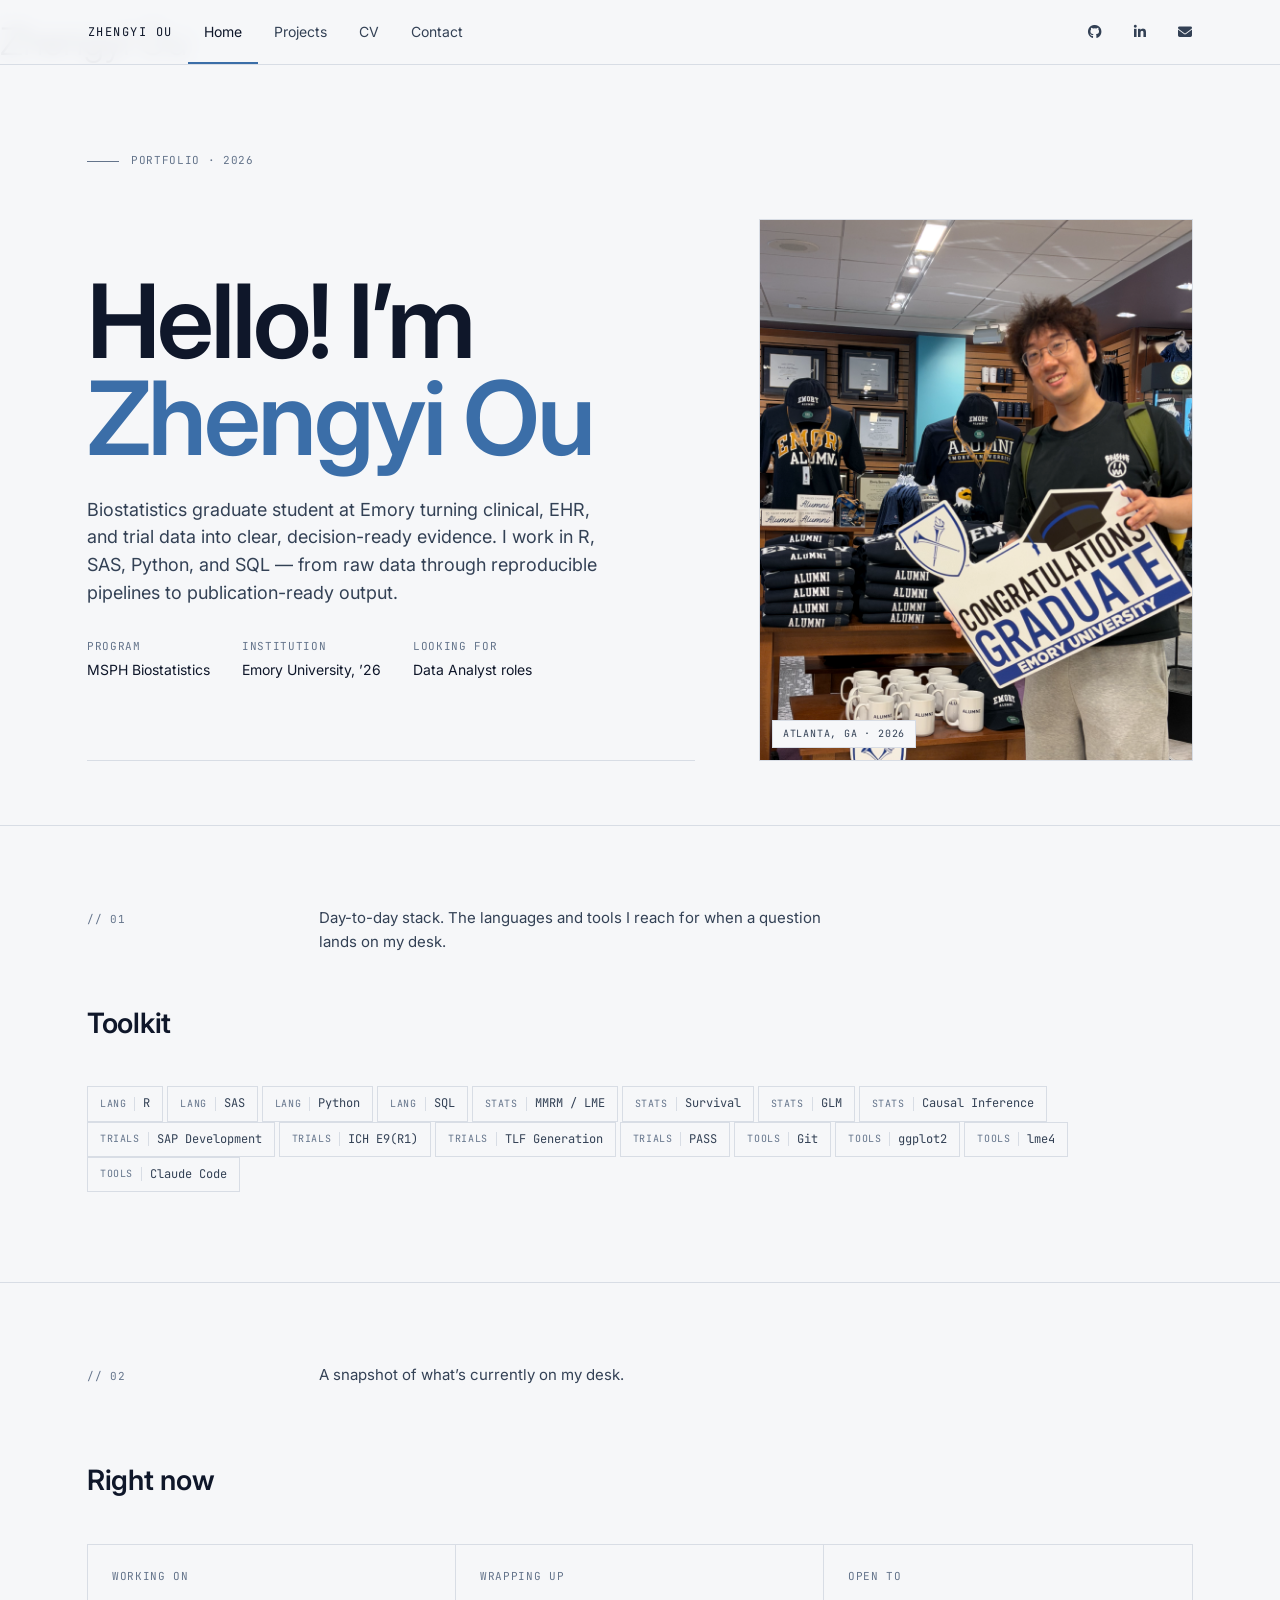
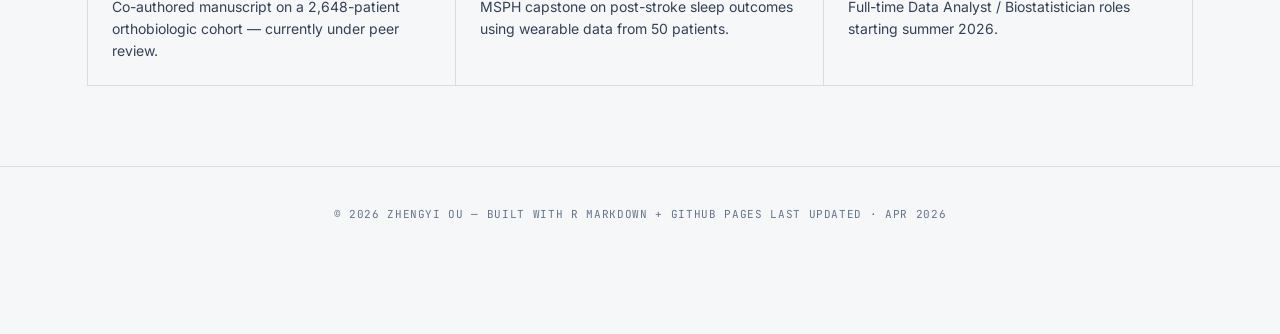
<file: docs/index.html>
<!DOCTYPE html>

<html>

<head>

<meta charset="utf-8" />
<meta name="generator" content="pandoc" />
<meta http-equiv="X-UA-Compatible" content="IE=EDGE" />




<title>Zhengyi Ou</title>

<script src="site_libs/header-attrs-2.28/header-attrs.js"></script>
<script src="site_libs/jquery-3.6.0/jquery-3.6.0.min.js"></script>
<meta name="viewport" content="width=device-width, initial-scale=1" />
<link href="site_libs/bootstrap-3.3.5/css/cosmo.min.css" rel="stylesheet" />
<script src="site_libs/bootstrap-3.3.5/js/bootstrap.min.js"></script>
<script src="site_libs/bootstrap-3.3.5/shim/html5shiv.min.js"></script>
<script src="site_libs/bootstrap-3.3.5/shim/respond.min.js"></script>
<style>h1 {font-size: 34px;}
       h1.title {font-size: 38px;}
       h2 {font-size: 30px;}
       h3 {font-size: 24px;}
       h4 {font-size: 18px;}
       h5 {font-size: 16px;}
       h6 {font-size: 12px;}
       code {color: inherit; background-color: rgba(0, 0, 0, 0.04);}
       pre:not([class]) { background-color: white }</style>
<script src="site_libs/navigation-1.1/tabsets.js"></script>
<link href="site_libs/highlightjs-9.12.0/default.css" rel="stylesheet" />
<script src="site_libs/highlightjs-9.12.0/highlight.js"></script>
<link href="site_libs/font-awesome-6.4.2/css/all.min.css" rel="stylesheet" />
<link href="site_libs/font-awesome-6.4.2/css/v4-shims.min.css" rel="stylesheet" />
<link rel="preconnect" href="https://fonts.googleapis.com">
<link rel="preconnect" href="https://fonts.gstatic.com" crossorigin>
<link rel="stylesheet" href="https://fonts.googleapis.com/css2?family=Inter:wght@400;500;600;700&family=JetBrains+Mono:wght@400;500&display=swap">

<style type="text/css">
  code{white-space: pre-wrap;}
  span.smallcaps{font-variant: small-caps;}
  span.underline{text-decoration: underline;}
  div.column{display: inline-block; vertical-align: top; width: 50%;}
  div.hanging-indent{margin-left: 1.5em; text-indent: -1.5em;}
  ul.task-list{list-style: none;}
    </style>

<style type="text/css">code{white-space: pre;}</style>
<script type="text/javascript">
if (window.hljs) {
  hljs.configure({languages: []});
  hljs.initHighlightingOnLoad();
  if (document.readyState && document.readyState === "complete") {
    window.setTimeout(function() { hljs.initHighlighting(); }, 0);
  }
}
</script>






<link rel="stylesheet" href="styles.css" type="text/css" />



<style type = "text/css">
.main-container {
  max-width: 940px;
  margin-left: auto;
  margin-right: auto;
}
img {
  max-width:100%;
}
.tabbed-pane {
  padding-top: 12px;
}
.html-widget {
  margin-bottom: 20px;
}
button.code-folding-btn:focus {
  outline: none;
}
summary {
  display: list-item;
}
details > summary > p:only-child {
  display: inline;
}
pre code {
  padding: 0;
}
</style>


<style type="text/css">
.dropdown-submenu {
  position: relative;
}
.dropdown-submenu>.dropdown-menu {
  top: 0;
  left: 100%;
  margin-top: -6px;
  margin-left: -1px;
  border-radius: 0 6px 6px 6px;
}
.dropdown-submenu:hover>.dropdown-menu {
  display: block;
}
.dropdown-submenu>a:after {
  display: block;
  content: " ";
  float: right;
  width: 0;
  height: 0;
  border-color: transparent;
  border-style: solid;
  border-width: 5px 0 5px 5px;
  border-left-color: #cccccc;
  margin-top: 5px;
  margin-right: -10px;
}
.dropdown-submenu:hover>a:after {
  border-left-color: #adb5bd;
}
.dropdown-submenu.pull-left {
  float: none;
}
.dropdown-submenu.pull-left>.dropdown-menu {
  left: -100%;
  margin-left: 10px;
  border-radius: 6px 0 6px 6px;
}
</style>

<script type="text/javascript">
// manage active state of menu based on current page
$(document).ready(function () {
  // active menu anchor
  href = window.location.pathname
  href = href.substr(href.lastIndexOf('/') + 1)
  if (href === "")
    href = "index.html";
  var menuAnchor = $('a[href="' + href + '"]');

  // mark the anchor link active (and if it's in a dropdown, also mark that active)
  var dropdown = menuAnchor.closest('li.dropdown');
  if (window.bootstrap) { // Bootstrap 4+
    menuAnchor.addClass('active');
    dropdown.find('> .dropdown-toggle').addClass('active');
  } else { // Bootstrap 3
    menuAnchor.parent().addClass('active');
    dropdown.addClass('active');
  }

  // Navbar adjustments
  var navHeight = $(".navbar").first().height() + 15;
  var style = document.createElement('style');
  var pt = "padding-top: " + navHeight + "px; ";
  var mt = "margin-top: -" + navHeight + "px; ";
  var css = "";
  // offset scroll position for anchor links (for fixed navbar)
  for (var i = 1; i <= 6; i++) {
    css += ".section h" + i + "{ " + pt + mt + "}\n";
  }
  style.innerHTML = "body {" + pt + "padding-bottom: 40px; }\n" + css;
  document.head.appendChild(style);
});
</script>

<!-- tabsets -->

<style type="text/css">
.tabset-dropdown > .nav-tabs {
  display: inline-table;
  max-height: 500px;
  min-height: 44px;
  overflow-y: auto;
  border: 1px solid #ddd;
  border-radius: 4px;
}

.tabset-dropdown > .nav-tabs > li.active:before, .tabset-dropdown > .nav-tabs.nav-tabs-open:before {
  content: "\e259";
  font-family: 'Glyphicons Halflings';
  display: inline-block;
  padding: 10px;
  border-right: 1px solid #ddd;
}

.tabset-dropdown > .nav-tabs.nav-tabs-open > li.active:before {
  content: "\e258";
  font-family: 'Glyphicons Halflings';
  border: none;
}

.tabset-dropdown > .nav-tabs > li.active {
  display: block;
}

.tabset-dropdown > .nav-tabs > li > a,
.tabset-dropdown > .nav-tabs > li > a:focus,
.tabset-dropdown > .nav-tabs > li > a:hover {
  border: none;
  display: inline-block;
  border-radius: 4px;
  background-color: transparent;
}

.tabset-dropdown > .nav-tabs.nav-tabs-open > li {
  display: block;
  float: none;
}

.tabset-dropdown > .nav-tabs > li {
  display: none;
}
</style>

<!-- code folding -->




</head>

<body>


<div class="container-fluid main-container">




<div class="navbar navbar-default  navbar-fixed-top" role="navigation">
  <div class="container">
    <div class="navbar-header">
      <button type="button" class="navbar-toggle collapsed" data-toggle="collapse" data-bs-toggle="collapse" data-target="#navbar" data-bs-target="#navbar">
        <span class="icon-bar"></span>
        <span class="icon-bar"></span>
        <span class="icon-bar"></span>
      </button>
      <a class="navbar-brand" href="index.html">Zhengyi Ou</a>
    </div>
    <div id="navbar" class="navbar-collapse collapse">
      <ul class="nav navbar-nav">
        <li>
  <a href="index.html">Home</a>
</li>
<li>
  <a href="projects.html">Projects</a>
</li>
<li>
  <a href="cv.html">CV</a>
</li>
<li>
  <a href="contact.html">Contact</a>
</li>
      </ul>
      <ul class="nav navbar-nav navbar-right">
        <li>
  <a href="https://github.com/2zOu2">
    <span class="fa fa-github"></span>
     
  </a>
</li>
<li>
  <a href="https://www.linkedin.com/in/zhengyiou">
    <span class="fa fa-linkedin"></span>
     
  </a>
</li>
<li>
  <a href="mailto:joeou2002@gmail.com">
    <span class="fa fa-envelope"></span>
     
  </a>
</li>
      </ul>
    </div><!--/.nav-collapse -->
  </div><!--/.container -->
</div><!--/.navbar -->

<div id="header">



<h1 class="title toc-ignore">Zhengyi Ou</h1>

</div>


<section class="hero">
<div class="container">
<div class="hero-eyebrow">
<span class="bar"></span><span class="mono">Portfolio · 2026</span>
</div>
<div class="hero-grid">
<div id="hello-im-zhengyi-ou" class="section level1">
<h1>Hello! I’m <em>Zhengyi Ou</em></h1>
<p class="hero-bio">
Biostatistics graduate student at Emory turning clinical, EHR, and trial
data into clear, decision-ready evidence. I work in R, SAS, Python, and
SQL — from raw data through reproducible pipelines to publication-ready
output.
</p>
<div class="hero-meta">
<div class="hero-meta-item">
<span class="mono">Program</span><span class="val">MSPH
Biostatistics</span>
</div>
<div class="hero-meta-item">
<span class="mono">Institution</span><span class="val">Emory University,
’26</span>
</div>
<div class="hero-meta-item">
<span class="mono">Looking for</span><span class="val">Data Analyst
roles</span>
</div>
</div>
</div>
<div class="portrait-wrap">
<div class="portrait">
<img src="images/portrait.jpg" alt="Zhengyi Ou">
<div class="portrait-tag">
Atlanta, GA · 2026
</div>
</div>
</div>
</div>
</div>
</section>
<section class="section">
<div class="container">
<div class="section-head">
<div>
<span class="mono">// 01</span>
<h2 class="section-title">
Toolkit
</h2>
</div>
<p class="section-kicker">
Day-to-day stack. The languages and tools I reach for when a question
lands on my desk.
</p>
</div>
<div class="tools">
<p><span class="tool-chip"><span class="cat">LANG</span>R</span> <span
class="tool-chip"><span class="cat">LANG</span>SAS</span> <span
class="tool-chip"><span class="cat">LANG</span>Python</span> <span
class="tool-chip"><span class="cat">LANG</span>SQL</span> <span
class="tool-chip"><span class="cat">STATS</span>MMRM / LME</span> <span
class="tool-chip"><span class="cat">STATS</span>Survival</span> <span
class="tool-chip"><span class="cat">STATS</span>GLM</span> <span
class="tool-chip"><span class="cat">STATS</span>Causal Inference</span>
<span class="tool-chip"><span class="cat">TRIALS</span>SAP
Development</span> <span class="tool-chip"><span
class="cat">TRIALS</span>ICH E9(R1)</span> <span class="tool-chip"><span
class="cat">TRIALS</span>TLF Generation</span> <span
class="tool-chip"><span class="cat">TRIALS</span>PASS</span> <span
class="tool-chip"><span class="cat">TOOLS</span>Git</span> <span
class="tool-chip"><span class="cat">TOOLS</span>ggplot2</span> <span
class="tool-chip"><span class="cat">TOOLS</span>lme4</span> <span
class="tool-chip"><span class="cat">TOOLS</span>Claude Code</span></p>
</div>
</div>
</section>
<section class="section">
<div class="container">
<div class="section-head">
<div>
<span class="mono">// 02</span>
<h2 class="section-title">
Right now
</h2>
</div>
<p class="section-kicker">
A snapshot of what’s currently on my desk.
</p>
</div>
<div class="now">
<div class="now-cell">
<span class="mono">Working on</span>
<p class="body">
Co-authored manuscript on a 2,648-patient orthobiologic cohort —
currently under peer review.
</p>
</div>
<div class="now-cell">
<span class="mono">Wrapping up</span>
<p class="body">
MSPH capstone on post-stroke sleep outcomes using wearable data from 50
patients.
</p>
</div>
<div class="now-cell">
<span class="mono">Open to</span>
<p class="body">
Full-time Data Analyst / Biostatistician roles starting summer 2026.
</p>
</div>
</div>
</div>
</section>
<footer class="footer">
<div class="container footer-inner">
<p><span>© 2026 Zhengyi Ou — Built with R Markdown + GitHub Pages</span>
<span>Last updated · Apr 2026</span></p>
</div>
</footer>




</div>

<script>

// add bootstrap table styles to pandoc tables
function bootstrapStylePandocTables() {
  $('tr.odd').parent('tbody').parent('table').addClass('table table-condensed');
}
$(document).ready(function () {
  bootstrapStylePandocTables();
});


</script>

<!-- tabsets -->

<script>
$(document).ready(function () {
  window.buildTabsets("TOC");
});

$(document).ready(function () {
  $('.tabset-dropdown > .nav-tabs > li').click(function () {
    $(this).parent().toggleClass('nav-tabs-open');
  });
});
</script>

<!-- code folding -->


<!-- dynamically load mathjax for compatibility with self-contained -->
<script>
  (function () {
    var script = document.createElement("script");
    script.type = "text/javascript";
    script.src  = "https://mathjax.rstudio.com/latest/MathJax.js?config=TeX-AMS-MML_HTMLorMML";
    document.getElementsByTagName("head")[0].appendChild(script);
  })();
</script>

</body>
</html>
</file>
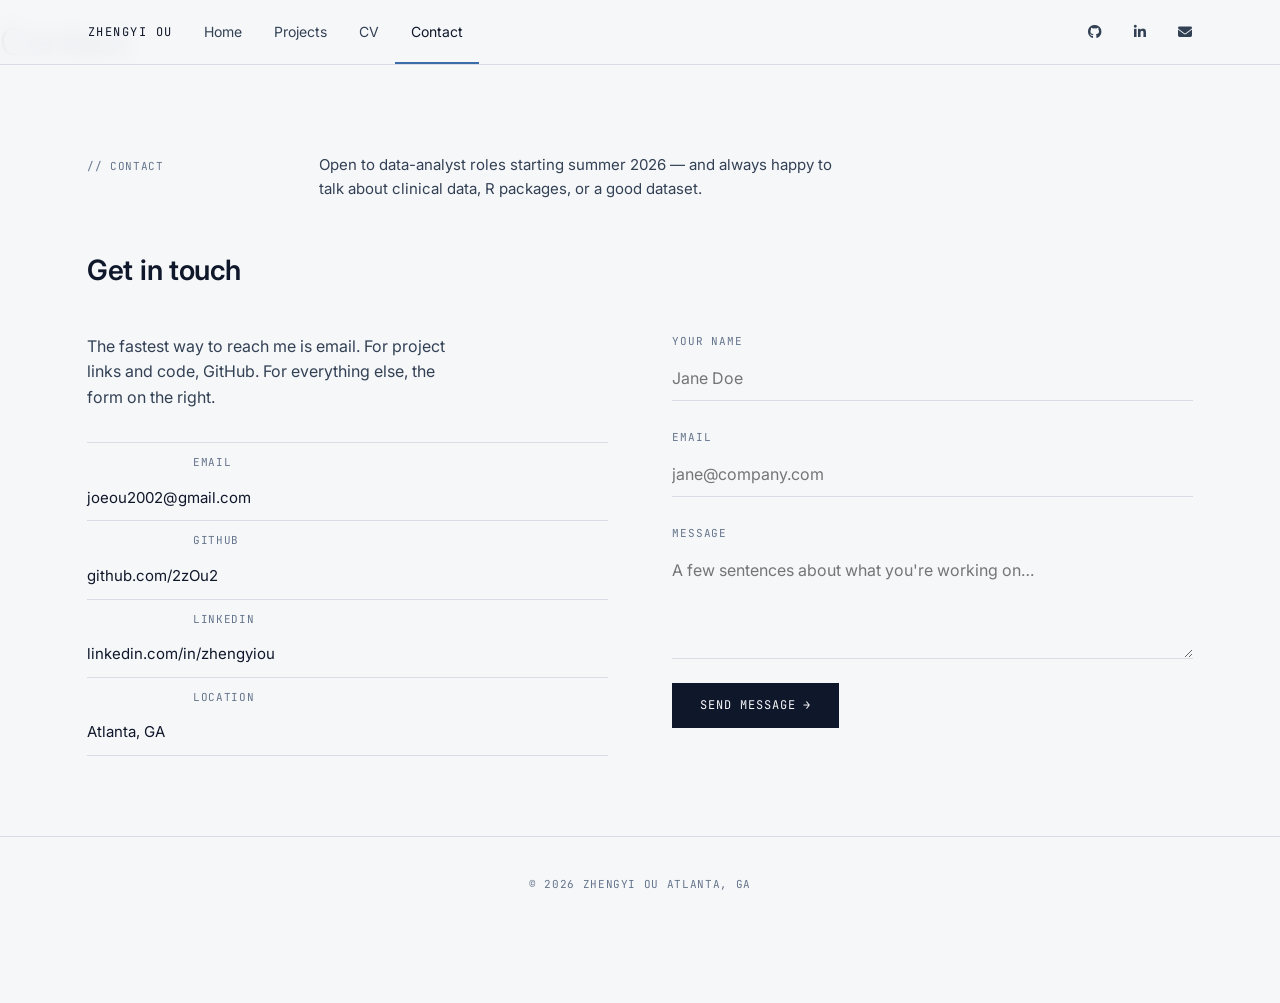
<file: docs/contact.html>
<!DOCTYPE html>

<html>

<head>

<meta charset="utf-8" />
<meta name="generator" content="pandoc" />
<meta http-equiv="X-UA-Compatible" content="IE=EDGE" />




<title>Contact</title>

<script src="site_libs/header-attrs-2.28/header-attrs.js"></script>
<script src="site_libs/jquery-3.6.0/jquery-3.6.0.min.js"></script>
<meta name="viewport" content="width=device-width, initial-scale=1" />
<link href="site_libs/bootstrap-3.3.5/css/cosmo.min.css" rel="stylesheet" />
<script src="site_libs/bootstrap-3.3.5/js/bootstrap.min.js"></script>
<script src="site_libs/bootstrap-3.3.5/shim/html5shiv.min.js"></script>
<script src="site_libs/bootstrap-3.3.5/shim/respond.min.js"></script>
<style>h1 {font-size: 34px;}
       h1.title {font-size: 38px;}
       h2 {font-size: 30px;}
       h3 {font-size: 24px;}
       h4 {font-size: 18px;}
       h5 {font-size: 16px;}
       h6 {font-size: 12px;}
       code {color: inherit; background-color: rgba(0, 0, 0, 0.04);}
       pre:not([class]) { background-color: white }</style>
<script src="site_libs/navigation-1.1/tabsets.js"></script>
<link href="site_libs/highlightjs-9.12.0/default.css" rel="stylesheet" />
<script src="site_libs/highlightjs-9.12.0/highlight.js"></script>
<link href="site_libs/font-awesome-6.4.2/css/all.min.css" rel="stylesheet" />
<link href="site_libs/font-awesome-6.4.2/css/v4-shims.min.css" rel="stylesheet" />
<link rel="preconnect" href="https://fonts.googleapis.com">
<link rel="preconnect" href="https://fonts.gstatic.com" crossorigin>
<link rel="stylesheet" href="https://fonts.googleapis.com/css2?family=Inter:wght@400;500;600;700&family=JetBrains+Mono:wght@400;500&display=swap">

<style type="text/css">
  code{white-space: pre-wrap;}
  span.smallcaps{font-variant: small-caps;}
  span.underline{text-decoration: underline;}
  div.column{display: inline-block; vertical-align: top; width: 50%;}
  div.hanging-indent{margin-left: 1.5em; text-indent: -1.5em;}
  ul.task-list{list-style: none;}
    </style>

<style type="text/css">code{white-space: pre;}</style>
<script type="text/javascript">
if (window.hljs) {
  hljs.configure({languages: []});
  hljs.initHighlightingOnLoad();
  if (document.readyState && document.readyState === "complete") {
    window.setTimeout(function() { hljs.initHighlighting(); }, 0);
  }
}
</script>






<link rel="stylesheet" href="styles.css" type="text/css" />



<style type = "text/css">
.main-container {
  max-width: 940px;
  margin-left: auto;
  margin-right: auto;
}
img {
  max-width:100%;
}
.tabbed-pane {
  padding-top: 12px;
}
.html-widget {
  margin-bottom: 20px;
}
button.code-folding-btn:focus {
  outline: none;
}
summary {
  display: list-item;
}
details > summary > p:only-child {
  display: inline;
}
pre code {
  padding: 0;
}
</style>


<style type="text/css">
.dropdown-submenu {
  position: relative;
}
.dropdown-submenu>.dropdown-menu {
  top: 0;
  left: 100%;
  margin-top: -6px;
  margin-left: -1px;
  border-radius: 0 6px 6px 6px;
}
.dropdown-submenu:hover>.dropdown-menu {
  display: block;
}
.dropdown-submenu>a:after {
  display: block;
  content: " ";
  float: right;
  width: 0;
  height: 0;
  border-color: transparent;
  border-style: solid;
  border-width: 5px 0 5px 5px;
  border-left-color: #cccccc;
  margin-top: 5px;
  margin-right: -10px;
}
.dropdown-submenu:hover>a:after {
  border-left-color: #adb5bd;
}
.dropdown-submenu.pull-left {
  float: none;
}
.dropdown-submenu.pull-left>.dropdown-menu {
  left: -100%;
  margin-left: 10px;
  border-radius: 6px 0 6px 6px;
}
</style>

<script type="text/javascript">
// manage active state of menu based on current page
$(document).ready(function () {
  // active menu anchor
  href = window.location.pathname
  href = href.substr(href.lastIndexOf('/') + 1)
  if (href === "")
    href = "index.html";
  var menuAnchor = $('a[href="' + href + '"]');

  // mark the anchor link active (and if it's in a dropdown, also mark that active)
  var dropdown = menuAnchor.closest('li.dropdown');
  if (window.bootstrap) { // Bootstrap 4+
    menuAnchor.addClass('active');
    dropdown.find('> .dropdown-toggle').addClass('active');
  } else { // Bootstrap 3
    menuAnchor.parent().addClass('active');
    dropdown.addClass('active');
  }

  // Navbar adjustments
  var navHeight = $(".navbar").first().height() + 15;
  var style = document.createElement('style');
  var pt = "padding-top: " + navHeight + "px; ";
  var mt = "margin-top: -" + navHeight + "px; ";
  var css = "";
  // offset scroll position for anchor links (for fixed navbar)
  for (var i = 1; i <= 6; i++) {
    css += ".section h" + i + "{ " + pt + mt + "}\n";
  }
  style.innerHTML = "body {" + pt + "padding-bottom: 40px; }\n" + css;
  document.head.appendChild(style);
});
</script>

<!-- tabsets -->

<style type="text/css">
.tabset-dropdown > .nav-tabs {
  display: inline-table;
  max-height: 500px;
  min-height: 44px;
  overflow-y: auto;
  border: 1px solid #ddd;
  border-radius: 4px;
}

.tabset-dropdown > .nav-tabs > li.active:before, .tabset-dropdown > .nav-tabs.nav-tabs-open:before {
  content: "\e259";
  font-family: 'Glyphicons Halflings';
  display: inline-block;
  padding: 10px;
  border-right: 1px solid #ddd;
}

.tabset-dropdown > .nav-tabs.nav-tabs-open > li.active:before {
  content: "\e258";
  font-family: 'Glyphicons Halflings';
  border: none;
}

.tabset-dropdown > .nav-tabs > li.active {
  display: block;
}

.tabset-dropdown > .nav-tabs > li > a,
.tabset-dropdown > .nav-tabs > li > a:focus,
.tabset-dropdown > .nav-tabs > li > a:hover {
  border: none;
  display: inline-block;
  border-radius: 4px;
  background-color: transparent;
}

.tabset-dropdown > .nav-tabs.nav-tabs-open > li {
  display: block;
  float: none;
}

.tabset-dropdown > .nav-tabs > li {
  display: none;
}
</style>

<!-- code folding -->




</head>

<body>


<div class="container-fluid main-container">




<div class="navbar navbar-default  navbar-fixed-top" role="navigation">
  <div class="container">
    <div class="navbar-header">
      <button type="button" class="navbar-toggle collapsed" data-toggle="collapse" data-bs-toggle="collapse" data-target="#navbar" data-bs-target="#navbar">
        <span class="icon-bar"></span>
        <span class="icon-bar"></span>
        <span class="icon-bar"></span>
      </button>
      <a class="navbar-brand" href="index.html">Zhengyi Ou</a>
    </div>
    <div id="navbar" class="navbar-collapse collapse">
      <ul class="nav navbar-nav">
        <li>
  <a href="index.html">Home</a>
</li>
<li>
  <a href="projects.html">Projects</a>
</li>
<li>
  <a href="cv.html">CV</a>
</li>
<li>
  <a href="contact.html">Contact</a>
</li>
      </ul>
      <ul class="nav navbar-nav navbar-right">
        <li>
  <a href="https://github.com/2zOu2">
    <span class="fa fa-github"></span>
     
  </a>
</li>
<li>
  <a href="https://www.linkedin.com/in/zhengyiou">
    <span class="fa fa-linkedin"></span>
     
  </a>
</li>
<li>
  <a href="mailto:joeou2002@gmail.com">
    <span class="fa fa-envelope"></span>
     
  </a>
</li>
      </ul>
    </div><!--/.nav-collapse -->
  </div><!--/.container -->
</div><!--/.navbar -->

<div id="header">



<h1 class="title toc-ignore">Contact</h1>

</div>


<section class="section" style="padding-top: 80px;">
<div class="container">
<div class="section-head">
<div>
<span class="mono">// contact</span>
<h2 class="section-title">
Get in touch
</h2>
</div>
<p class="section-kicker">
Open to data-analyst roles starting summer 2026 — and always happy to
talk about clinical data, R packages, or a good dataset.
</p>
</div>
<div class="contact-grid">
<div class="contact-info">
<p>
The fastest way to reach me is email. For project links and code,
GitHub. For everything else, the form on the right.
</p>
<div class="contact-direct">
<div class="row">
<span class="mono">Email</span><span
class="val"><a href="mailto:joeou2002@gmail.com">joeou2002@gmail.com</a></span>
</div>
<div class="row">
<span class="mono">GitHub</span><span
class="val"><a href="https://github.com/2zOu2" target="_blank" rel="noopener noreferrer">github.com/2zOu2</a></span>
</div>
<div class="row">
<span class="mono">LinkedIn</span><span
class="val"><a href="https://www.linkedin.com/in/zhengyiou" target="_blank" rel="noopener noreferrer">linkedin.com/in/zhengyiou</a></span>
</div>
<div class="row">
<span class="mono">Location</span><span class="val">Atlanta, GA</span>
</div>
</div>
</div>
<form class="form" action="https://formspree.io/f/your-id" method="POST">
<div class="field">
<p><label for="name">Your name</label>
<input id="name" name="name" type="text" placeholder="Jane Doe" required></p>
</div>
<div class="field">
<p><label for="email">Email</label>
<input id="email" name="email" type="email" placeholder="jane@company.com" required></p>
</div>
<div class="field">
<label for="message">Message</label>
<textarea id="message" name="message" placeholder="A few sentences about what you're working on…" required></textarea>
</div>
<button class="btn-primary" type="submit">
Send message →
</button>
</form>
</div>
</div>
</section>
<footer class="footer">
<div class="container footer-inner">
<p><span>© 2026 Zhengyi Ou</span> <span>Atlanta, GA</span></p>
</div>
</footer>




</div>

<script>

// add bootstrap table styles to pandoc tables
function bootstrapStylePandocTables() {
  $('tr.odd').parent('tbody').parent('table').addClass('table table-condensed');
}
$(document).ready(function () {
  bootstrapStylePandocTables();
});


</script>

<!-- tabsets -->

<script>
$(document).ready(function () {
  window.buildTabsets("TOC");
});

$(document).ready(function () {
  $('.tabset-dropdown > .nav-tabs > li').click(function () {
    $(this).parent().toggleClass('nav-tabs-open');
  });
});
</script>

<!-- code folding -->


<!-- dynamically load mathjax for compatibility with self-contained -->
<script>
  (function () {
    var script = document.createElement("script");
    script.type = "text/javascript";
    script.src  = "https://mathjax.rstudio.com/latest/MathJax.js?config=TeX-AMS-MML_HTMLorMML";
    document.getElementsByTagName("head")[0].appendChild(script);
  })();
</script>

</body>
</html>
</file>
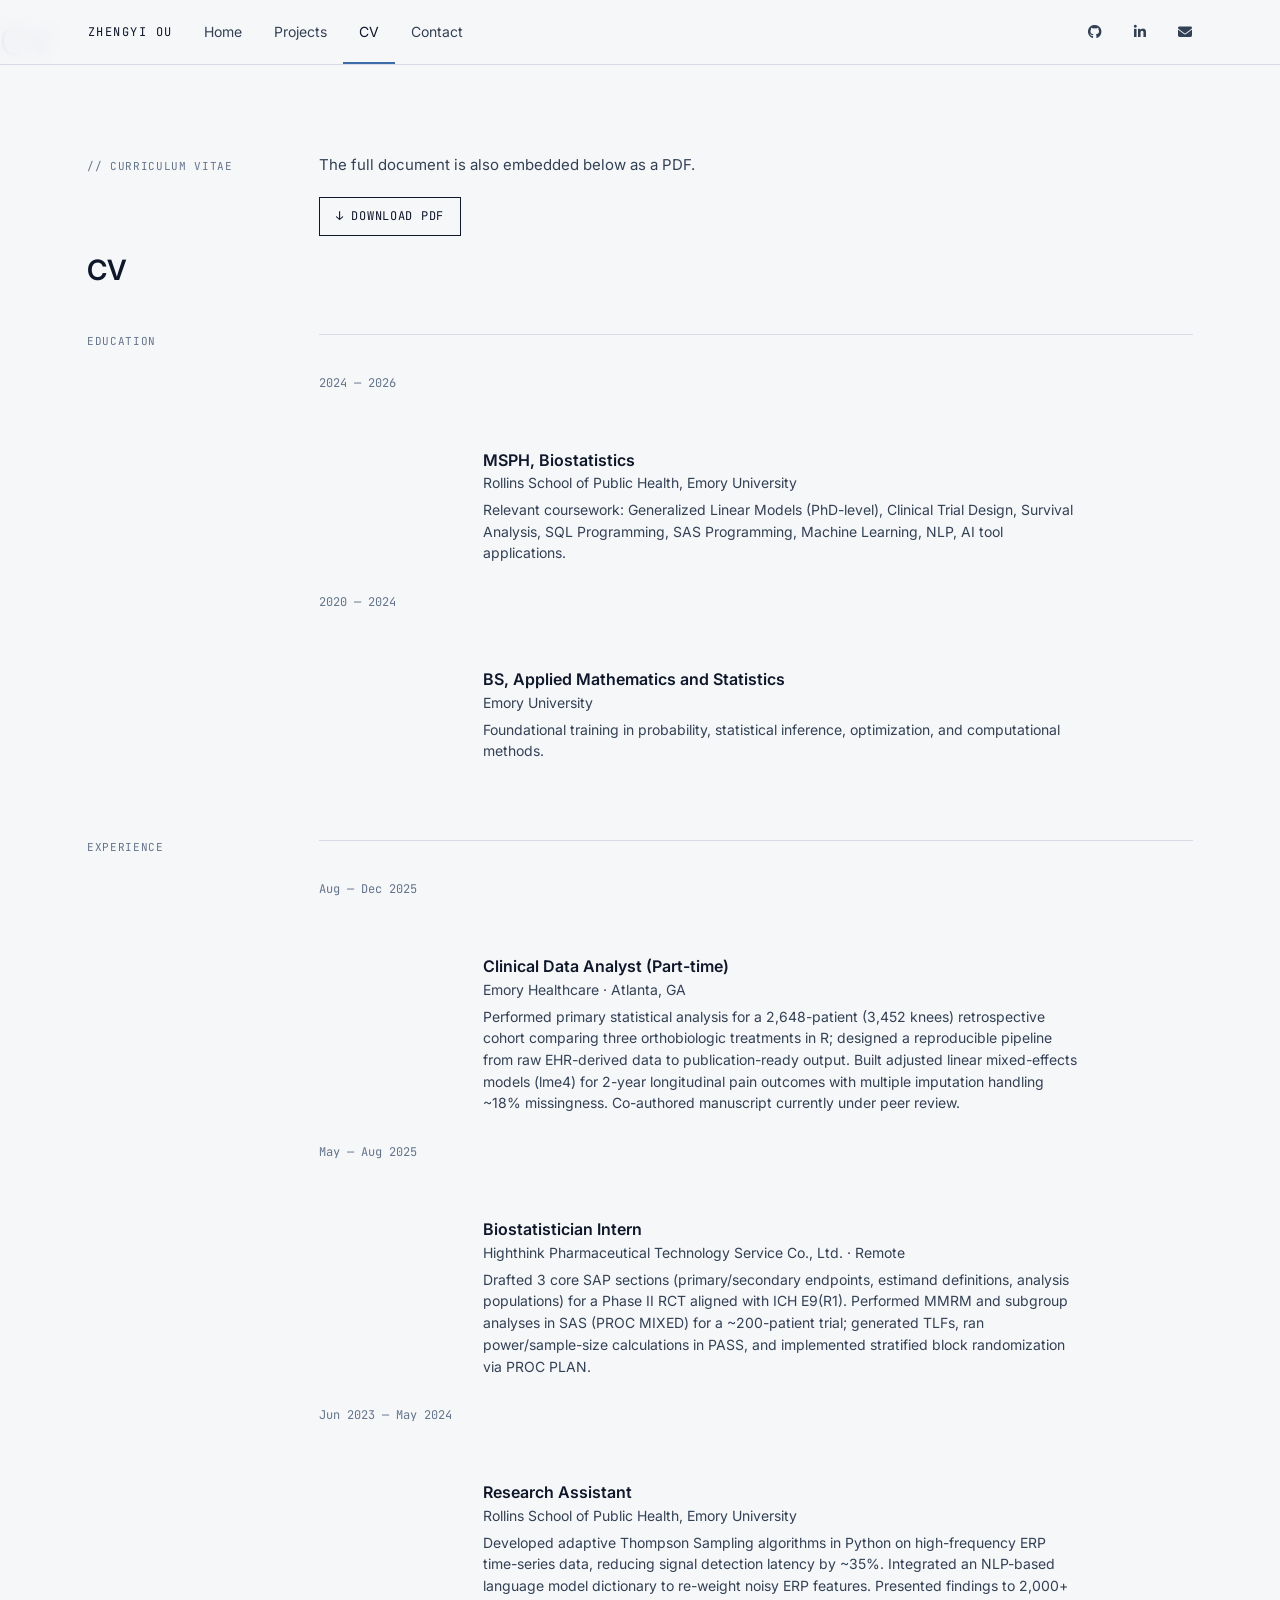
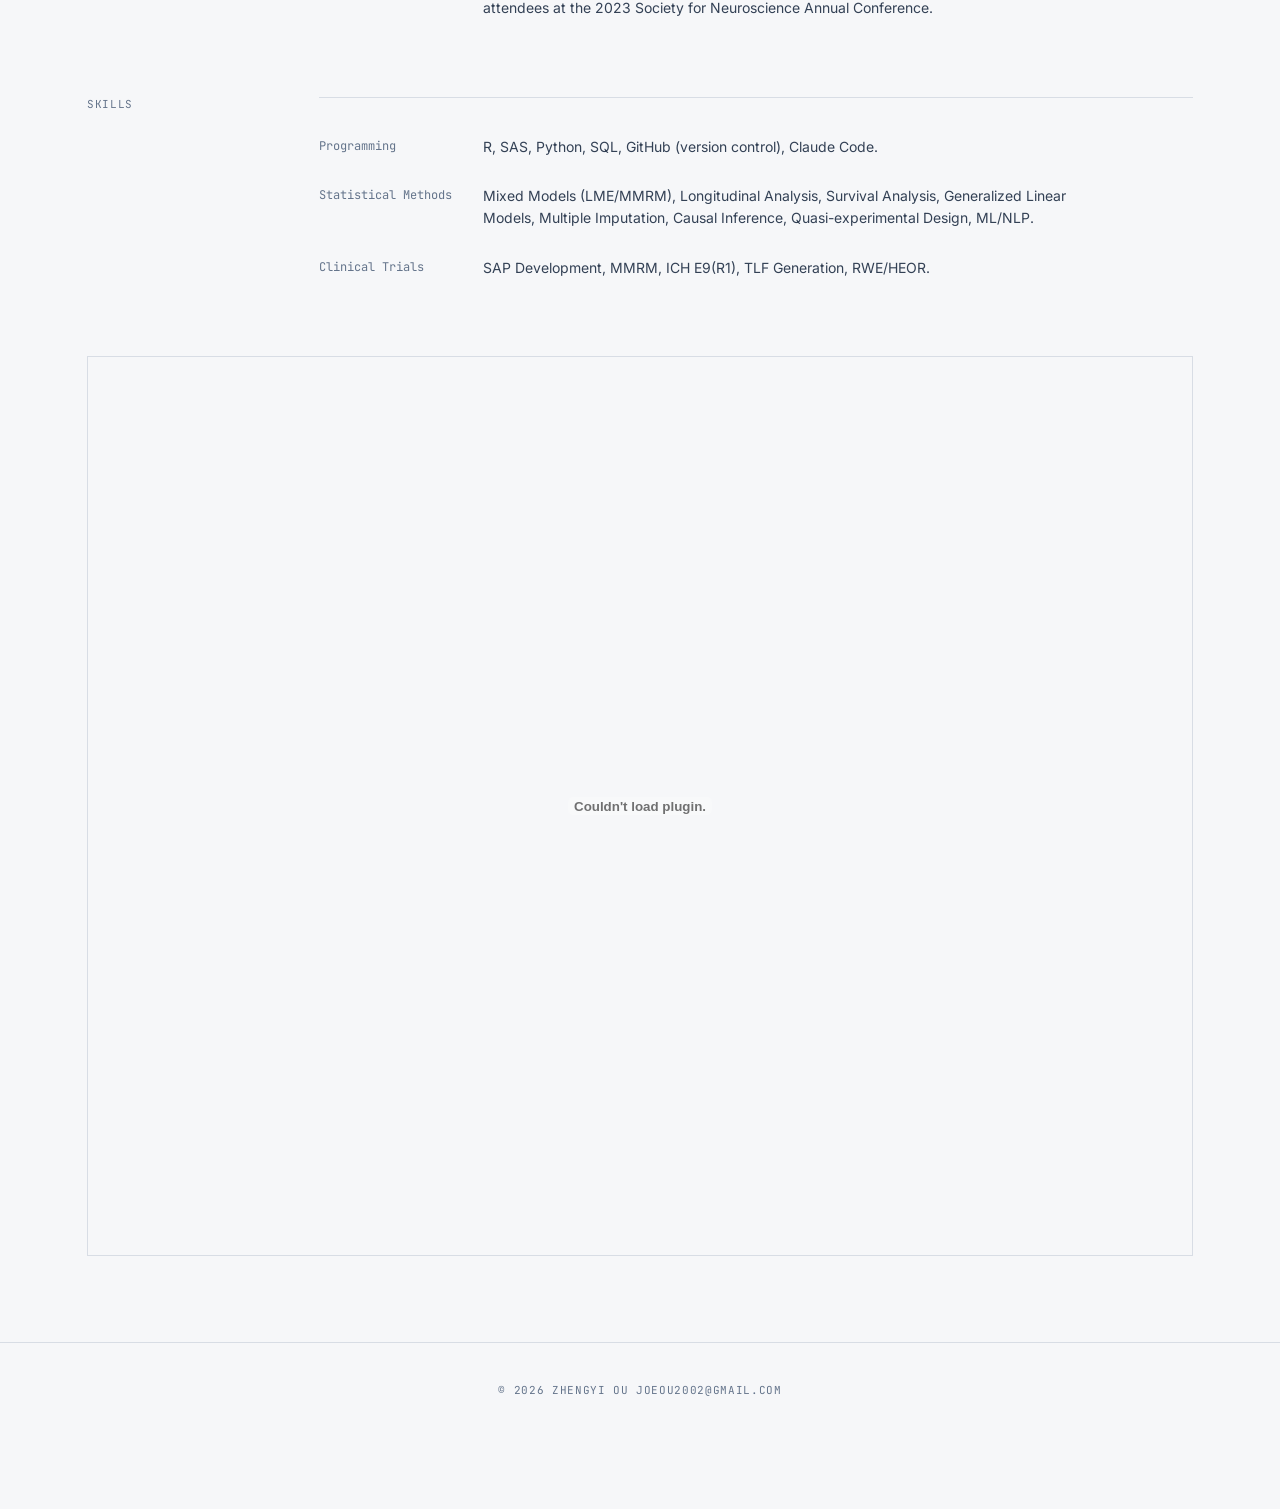
<file: docs/cv.html>
<!DOCTYPE html>

<html>

<head>

<meta charset="utf-8" />
<meta name="generator" content="pandoc" />
<meta http-equiv="X-UA-Compatible" content="IE=EDGE" />




<title>CV</title>

<script src="site_libs/header-attrs-2.28/header-attrs.js"></script>
<script src="site_libs/jquery-3.6.0/jquery-3.6.0.min.js"></script>
<meta name="viewport" content="width=device-width, initial-scale=1" />
<link href="site_libs/bootstrap-3.3.5/css/cosmo.min.css" rel="stylesheet" />
<script src="site_libs/bootstrap-3.3.5/js/bootstrap.min.js"></script>
<script src="site_libs/bootstrap-3.3.5/shim/html5shiv.min.js"></script>
<script src="site_libs/bootstrap-3.3.5/shim/respond.min.js"></script>
<style>h1 {font-size: 34px;}
       h1.title {font-size: 38px;}
       h2 {font-size: 30px;}
       h3 {font-size: 24px;}
       h4 {font-size: 18px;}
       h5 {font-size: 16px;}
       h6 {font-size: 12px;}
       code {color: inherit; background-color: rgba(0, 0, 0, 0.04);}
       pre:not([class]) { background-color: white }</style>
<script src="site_libs/navigation-1.1/tabsets.js"></script>
<link href="site_libs/highlightjs-9.12.0/default.css" rel="stylesheet" />
<script src="site_libs/highlightjs-9.12.0/highlight.js"></script>
<link href="site_libs/font-awesome-6.4.2/css/all.min.css" rel="stylesheet" />
<link href="site_libs/font-awesome-6.4.2/css/v4-shims.min.css" rel="stylesheet" />
<link rel="preconnect" href="https://fonts.googleapis.com">
<link rel="preconnect" href="https://fonts.gstatic.com" crossorigin>
<link rel="stylesheet" href="https://fonts.googleapis.com/css2?family=Inter:wght@400;500;600;700&family=JetBrains+Mono:wght@400;500&display=swap">

<style type="text/css">
  code{white-space: pre-wrap;}
  span.smallcaps{font-variant: small-caps;}
  span.underline{text-decoration: underline;}
  div.column{display: inline-block; vertical-align: top; width: 50%;}
  div.hanging-indent{margin-left: 1.5em; text-indent: -1.5em;}
  ul.task-list{list-style: none;}
    </style>

<style type="text/css">code{white-space: pre;}</style>
<script type="text/javascript">
if (window.hljs) {
  hljs.configure({languages: []});
  hljs.initHighlightingOnLoad();
  if (document.readyState && document.readyState === "complete") {
    window.setTimeout(function() { hljs.initHighlighting(); }, 0);
  }
}
</script>






<link rel="stylesheet" href="styles.css" type="text/css" />



<style type = "text/css">
.main-container {
  max-width: 940px;
  margin-left: auto;
  margin-right: auto;
}
img {
  max-width:100%;
}
.tabbed-pane {
  padding-top: 12px;
}
.html-widget {
  margin-bottom: 20px;
}
button.code-folding-btn:focus {
  outline: none;
}
summary {
  display: list-item;
}
details > summary > p:only-child {
  display: inline;
}
pre code {
  padding: 0;
}
</style>


<style type="text/css">
.dropdown-submenu {
  position: relative;
}
.dropdown-submenu>.dropdown-menu {
  top: 0;
  left: 100%;
  margin-top: -6px;
  margin-left: -1px;
  border-radius: 0 6px 6px 6px;
}
.dropdown-submenu:hover>.dropdown-menu {
  display: block;
}
.dropdown-submenu>a:after {
  display: block;
  content: " ";
  float: right;
  width: 0;
  height: 0;
  border-color: transparent;
  border-style: solid;
  border-width: 5px 0 5px 5px;
  border-left-color: #cccccc;
  margin-top: 5px;
  margin-right: -10px;
}
.dropdown-submenu:hover>a:after {
  border-left-color: #adb5bd;
}
.dropdown-submenu.pull-left {
  float: none;
}
.dropdown-submenu.pull-left>.dropdown-menu {
  left: -100%;
  margin-left: 10px;
  border-radius: 6px 0 6px 6px;
}
</style>

<script type="text/javascript">
// manage active state of menu based on current page
$(document).ready(function () {
  // active menu anchor
  href = window.location.pathname
  href = href.substr(href.lastIndexOf('/') + 1)
  if (href === "")
    href = "index.html";
  var menuAnchor = $('a[href="' + href + '"]');

  // mark the anchor link active (and if it's in a dropdown, also mark that active)
  var dropdown = menuAnchor.closest('li.dropdown');
  if (window.bootstrap) { // Bootstrap 4+
    menuAnchor.addClass('active');
    dropdown.find('> .dropdown-toggle').addClass('active');
  } else { // Bootstrap 3
    menuAnchor.parent().addClass('active');
    dropdown.addClass('active');
  }

  // Navbar adjustments
  var navHeight = $(".navbar").first().height() + 15;
  var style = document.createElement('style');
  var pt = "padding-top: " + navHeight + "px; ";
  var mt = "margin-top: -" + navHeight + "px; ";
  var css = "";
  // offset scroll position for anchor links (for fixed navbar)
  for (var i = 1; i <= 6; i++) {
    css += ".section h" + i + "{ " + pt + mt + "}\n";
  }
  style.innerHTML = "body {" + pt + "padding-bottom: 40px; }\n" + css;
  document.head.appendChild(style);
});
</script>

<!-- tabsets -->

<style type="text/css">
.tabset-dropdown > .nav-tabs {
  display: inline-table;
  max-height: 500px;
  min-height: 44px;
  overflow-y: auto;
  border: 1px solid #ddd;
  border-radius: 4px;
}

.tabset-dropdown > .nav-tabs > li.active:before, .tabset-dropdown > .nav-tabs.nav-tabs-open:before {
  content: "\e259";
  font-family: 'Glyphicons Halflings';
  display: inline-block;
  padding: 10px;
  border-right: 1px solid #ddd;
}

.tabset-dropdown > .nav-tabs.nav-tabs-open > li.active:before {
  content: "\e258";
  font-family: 'Glyphicons Halflings';
  border: none;
}

.tabset-dropdown > .nav-tabs > li.active {
  display: block;
}

.tabset-dropdown > .nav-tabs > li > a,
.tabset-dropdown > .nav-tabs > li > a:focus,
.tabset-dropdown > .nav-tabs > li > a:hover {
  border: none;
  display: inline-block;
  border-radius: 4px;
  background-color: transparent;
}

.tabset-dropdown > .nav-tabs.nav-tabs-open > li {
  display: block;
  float: none;
}

.tabset-dropdown > .nav-tabs > li {
  display: none;
}
</style>

<!-- code folding -->




</head>

<body>


<div class="container-fluid main-container">




<div class="navbar navbar-default  navbar-fixed-top" role="navigation">
  <div class="container">
    <div class="navbar-header">
      <button type="button" class="navbar-toggle collapsed" data-toggle="collapse" data-bs-toggle="collapse" data-target="#navbar" data-bs-target="#navbar">
        <span class="icon-bar"></span>
        <span class="icon-bar"></span>
        <span class="icon-bar"></span>
      </button>
      <a class="navbar-brand" href="index.html">Zhengyi Ou</a>
    </div>
    <div id="navbar" class="navbar-collapse collapse">
      <ul class="nav navbar-nav">
        <li>
  <a href="index.html">Home</a>
</li>
<li>
  <a href="projects.html">Projects</a>
</li>
<li>
  <a href="cv.html">CV</a>
</li>
<li>
  <a href="contact.html">Contact</a>
</li>
      </ul>
      <ul class="nav navbar-nav navbar-right">
        <li>
  <a href="https://github.com/2zOu2">
    <span class="fa fa-github"></span>
     
  </a>
</li>
<li>
  <a href="https://www.linkedin.com/in/zhengyiou">
    <span class="fa fa-linkedin"></span>
     
  </a>
</li>
<li>
  <a href="mailto:joeou2002@gmail.com">
    <span class="fa fa-envelope"></span>
     
  </a>
</li>
      </ul>
    </div><!--/.nav-collapse -->
  </div><!--/.container -->
</div><!--/.navbar -->

<div id="header">



<h1 class="title toc-ignore">CV</h1>

</div>


<section class="section" style="padding-top: 80px;">
<div class="container">
<div class="section-head">
<div>
<span class="mono">// curriculum vitae</span>
<h2 class="section-title">
CV
</h2>
</div>
<div>
<p class="section-kicker" style="margin-bottom: 20px;">
The full document is also embedded below as a PDF.
</p>
<p><a class="cv-download" href="files/Resume_ZO_DS.pdf" target="_blank" rel="noopener noreferrer">↓
Download PDF</a></p>
</div>
</div>
<div class="cv-grid">
<div class="mono">
Education
</div>
<div class="cv-block">
<div class="cv-entry">
<div class="when">
2024 — 2026
</div>
<div class="what">
<h4>
MSPH, Biostatistics
</h4>
<div class="where">
Rollins School of Public Health, Emory University
</div>
<p>
Relevant coursework: Generalized Linear Models (PhD-level), Clinical
Trial Design, Survival Analysis, SQL Programming, SAS Programming,
Machine Learning, NLP, AI tool applications.
</p>
</div>
</div>
<div class="cv-entry">
<div class="when">
2020 — 2024
</div>
<div class="what">
<h4>
BS, Applied Mathematics and Statistics
</h4>
<div class="where">
Emory University
</div>
<p>
Foundational training in probability, statistical inference,
optimization, and computational methods.
</p>
</div>
</div>
</div>
</div>
<div class="cv-grid" style="margin-top: 40px;">
<div class="mono">
Experience
</div>
<div class="cv-block">
<div class="cv-entry">
<div class="when">
Aug — Dec 2025
</div>
<div class="what">
<h4>
Clinical Data Analyst (Part-time)
</h4>
<div class="where">
Emory Healthcare · Atlanta, GA
</div>
<p>
Performed primary statistical analysis for a 2,648-patient (3,452 knees)
retrospective cohort comparing three orthobiologic treatments in R;
designed a reproducible pipeline from raw EHR-derived data to
publication-ready output. Built adjusted linear mixed-effects models
(lme4) for 2-year longitudinal pain outcomes with multiple imputation
handling ~18% missingness. Co-authored manuscript currently under peer
review.
</p>
</div>
</div>
<div class="cv-entry">
<div class="when">
May — Aug 2025
</div>
<div class="what">
<h4>
Biostatistician Intern
</h4>
<div class="where">
Highthink Pharmaceutical Technology Service Co., Ltd. · Remote
</div>
<p>
Drafted 3 core SAP sections (primary/secondary endpoints, estimand
definitions, analysis populations) for a Phase II RCT aligned with ICH
E9(R1). Performed MMRM and subgroup analyses in SAS (PROC MIXED) for a
~200-patient trial; generated TLFs, ran power/sample-size calculations
in PASS, and implemented stratified block randomization via PROC PLAN.
</p>
</div>
</div>
<div class="cv-entry">
<div class="when">
Jun 2023 — May 2024
</div>
<div class="what">
<h4>
Research Assistant
</h4>
<div class="where">
Rollins School of Public Health, Emory University
</div>
<p>
Developed adaptive Thompson Sampling algorithms in Python on
high-frequency ERP time-series data, reducing signal detection latency
by ~35%. Integrated an NLP-based language model dictionary to re-weight
noisy ERP features. Presented findings to 2,000+ attendees at the 2023
Society for Neuroscience Annual Conference.
</p>
</div>
</div>
</div>
</div>
<div class="cv-grid" style="margin-top: 40px;">
<div class="mono">
Skills
</div>
<div class="cv-block">
<div class="cv-entry">
<div class="when">
Programming
</div>
<div class="what">
<p>
R, SAS, Python, SQL, GitHub (version control), Claude Code.
</p>
</div>
</div>
<div class="cv-entry">
<div class="when">
Statistical Methods
</div>
<div class="what">
<p>
Mixed Models (LME/MMRM), Longitudinal Analysis, Survival Analysis,
Generalized Linear Models, Multiple Imputation, Causal Inference,
Quasi-experimental Design, ML/NLP.
</p>
</div>
</div>
<div class="cv-entry">
<div class="when">
Clinical Trials
</div>
<div class="what">
<p>
SAP Development, MMRM, ICH E9(R1), TLF Generation, RWE/HEOR.
</p>
</div>
</div>
</div>
</div>
<embed src="files/Resume_ZO_DS.pdf" type="application/pdf" class="pdf-embed">
</embed>
</div>
</section>
<footer class="footer">
<div class="container footer-inner">
<p><span>© 2026 Zhengyi Ou</span> <span><a
href="mailto:joeou2002@gmail.com"
class="email">joeou2002@gmail.com</a></span></p>
</div>
</footer>




</div>

<script>

// add bootstrap table styles to pandoc tables
function bootstrapStylePandocTables() {
  $('tr.odd').parent('tbody').parent('table').addClass('table table-condensed');
}
$(document).ready(function () {
  bootstrapStylePandocTables();
});


</script>

<!-- tabsets -->

<script>
$(document).ready(function () {
  window.buildTabsets("TOC");
});

$(document).ready(function () {
  $('.tabset-dropdown > .nav-tabs > li').click(function () {
    $(this).parent().toggleClass('nav-tabs-open');
  });
});
</script>

<!-- code folding -->


<!-- dynamically load mathjax for compatibility with self-contained -->
<script>
  (function () {
    var script = document.createElement("script");
    script.type = "text/javascript";
    script.src  = "https://mathjax.rstudio.com/latest/MathJax.js?config=TeX-AMS-MML_HTMLorMML";
    document.getElementsByTagName("head")[0].appendChild(script);
  })();
</script>

</body>
</html>
</file>
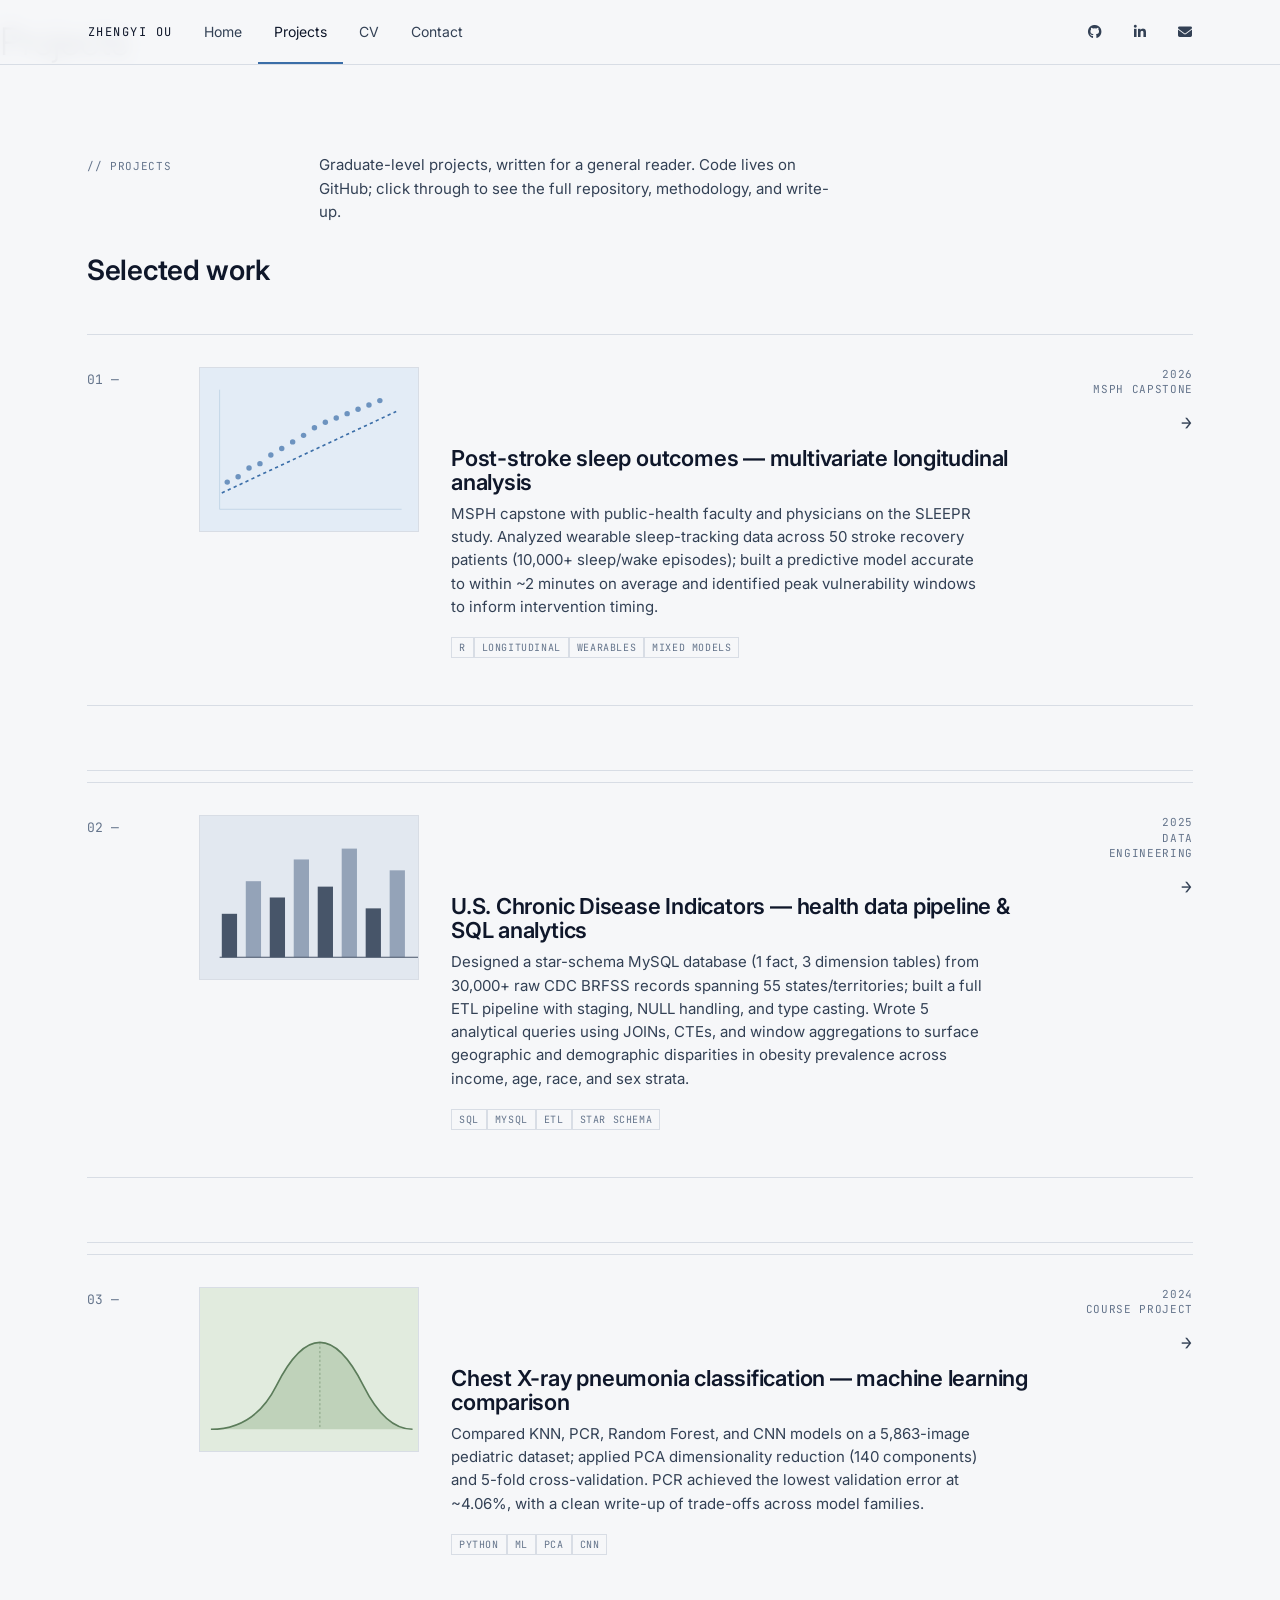
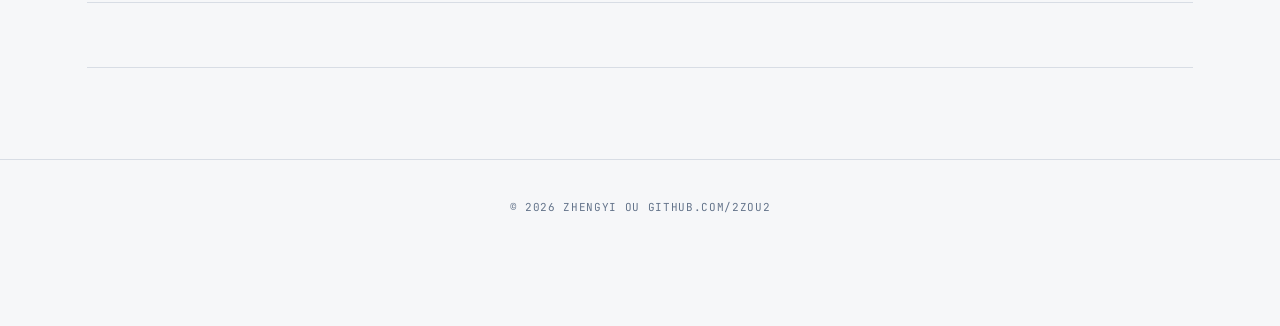
<file: docs/projects.html>
<!DOCTYPE html>

<html>

<head>

<meta charset="utf-8" />
<meta name="generator" content="pandoc" />
<meta http-equiv="X-UA-Compatible" content="IE=EDGE" />




<title>Projects</title>

<script src="site_libs/header-attrs-2.28/header-attrs.js"></script>
<script src="site_libs/jquery-3.6.0/jquery-3.6.0.min.js"></script>
<meta name="viewport" content="width=device-width, initial-scale=1" />
<link href="site_libs/bootstrap-3.3.5/css/cosmo.min.css" rel="stylesheet" />
<script src="site_libs/bootstrap-3.3.5/js/bootstrap.min.js"></script>
<script src="site_libs/bootstrap-3.3.5/shim/html5shiv.min.js"></script>
<script src="site_libs/bootstrap-3.3.5/shim/respond.min.js"></script>
<style>h1 {font-size: 34px;}
       h1.title {font-size: 38px;}
       h2 {font-size: 30px;}
       h3 {font-size: 24px;}
       h4 {font-size: 18px;}
       h5 {font-size: 16px;}
       h6 {font-size: 12px;}
       code {color: inherit; background-color: rgba(0, 0, 0, 0.04);}
       pre:not([class]) { background-color: white }</style>
<script src="site_libs/navigation-1.1/tabsets.js"></script>
<link href="site_libs/highlightjs-9.12.0/default.css" rel="stylesheet" />
<script src="site_libs/highlightjs-9.12.0/highlight.js"></script>
<link href="site_libs/font-awesome-6.4.2/css/all.min.css" rel="stylesheet" />
<link href="site_libs/font-awesome-6.4.2/css/v4-shims.min.css" rel="stylesheet" />
<link rel="preconnect" href="https://fonts.googleapis.com">
<link rel="preconnect" href="https://fonts.gstatic.com" crossorigin>
<link rel="stylesheet" href="https://fonts.googleapis.com/css2?family=Inter:wght@400;500;600;700&family=JetBrains+Mono:wght@400;500&display=swap">

<style type="text/css">
  code{white-space: pre-wrap;}
  span.smallcaps{font-variant: small-caps;}
  span.underline{text-decoration: underline;}
  div.column{display: inline-block; vertical-align: top; width: 50%;}
  div.hanging-indent{margin-left: 1.5em; text-indent: -1.5em;}
  ul.task-list{list-style: none;}
    </style>

<style type="text/css">code{white-space: pre;}</style>
<script type="text/javascript">
if (window.hljs) {
  hljs.configure({languages: []});
  hljs.initHighlightingOnLoad();
  if (document.readyState && document.readyState === "complete") {
    window.setTimeout(function() { hljs.initHighlighting(); }, 0);
  }
}
</script>






<link rel="stylesheet" href="styles.css" type="text/css" />



<style type = "text/css">
.main-container {
  max-width: 940px;
  margin-left: auto;
  margin-right: auto;
}
img {
  max-width:100%;
}
.tabbed-pane {
  padding-top: 12px;
}
.html-widget {
  margin-bottom: 20px;
}
button.code-folding-btn:focus {
  outline: none;
}
summary {
  display: list-item;
}
details > summary > p:only-child {
  display: inline;
}
pre code {
  padding: 0;
}
</style>


<style type="text/css">
.dropdown-submenu {
  position: relative;
}
.dropdown-submenu>.dropdown-menu {
  top: 0;
  left: 100%;
  margin-top: -6px;
  margin-left: -1px;
  border-radius: 0 6px 6px 6px;
}
.dropdown-submenu:hover>.dropdown-menu {
  display: block;
}
.dropdown-submenu>a:after {
  display: block;
  content: " ";
  float: right;
  width: 0;
  height: 0;
  border-color: transparent;
  border-style: solid;
  border-width: 5px 0 5px 5px;
  border-left-color: #cccccc;
  margin-top: 5px;
  margin-right: -10px;
}
.dropdown-submenu:hover>a:after {
  border-left-color: #adb5bd;
}
.dropdown-submenu.pull-left {
  float: none;
}
.dropdown-submenu.pull-left>.dropdown-menu {
  left: -100%;
  margin-left: 10px;
  border-radius: 6px 0 6px 6px;
}
</style>

<script type="text/javascript">
// manage active state of menu based on current page
$(document).ready(function () {
  // active menu anchor
  href = window.location.pathname
  href = href.substr(href.lastIndexOf('/') + 1)
  if (href === "")
    href = "index.html";
  var menuAnchor = $('a[href="' + href + '"]');

  // mark the anchor link active (and if it's in a dropdown, also mark that active)
  var dropdown = menuAnchor.closest('li.dropdown');
  if (window.bootstrap) { // Bootstrap 4+
    menuAnchor.addClass('active');
    dropdown.find('> .dropdown-toggle').addClass('active');
  } else { // Bootstrap 3
    menuAnchor.parent().addClass('active');
    dropdown.addClass('active');
  }

  // Navbar adjustments
  var navHeight = $(".navbar").first().height() + 15;
  var style = document.createElement('style');
  var pt = "padding-top: " + navHeight + "px; ";
  var mt = "margin-top: -" + navHeight + "px; ";
  var css = "";
  // offset scroll position for anchor links (for fixed navbar)
  for (var i = 1; i <= 6; i++) {
    css += ".section h" + i + "{ " + pt + mt + "}\n";
  }
  style.innerHTML = "body {" + pt + "padding-bottom: 40px; }\n" + css;
  document.head.appendChild(style);
});
</script>

<!-- tabsets -->

<style type="text/css">
.tabset-dropdown > .nav-tabs {
  display: inline-table;
  max-height: 500px;
  min-height: 44px;
  overflow-y: auto;
  border: 1px solid #ddd;
  border-radius: 4px;
}

.tabset-dropdown > .nav-tabs > li.active:before, .tabset-dropdown > .nav-tabs.nav-tabs-open:before {
  content: "\e259";
  font-family: 'Glyphicons Halflings';
  display: inline-block;
  padding: 10px;
  border-right: 1px solid #ddd;
}

.tabset-dropdown > .nav-tabs.nav-tabs-open > li.active:before {
  content: "\e258";
  font-family: 'Glyphicons Halflings';
  border: none;
}

.tabset-dropdown > .nav-tabs > li.active {
  display: block;
}

.tabset-dropdown > .nav-tabs > li > a,
.tabset-dropdown > .nav-tabs > li > a:focus,
.tabset-dropdown > .nav-tabs > li > a:hover {
  border: none;
  display: inline-block;
  border-radius: 4px;
  background-color: transparent;
}

.tabset-dropdown > .nav-tabs.nav-tabs-open > li {
  display: block;
  float: none;
}

.tabset-dropdown > .nav-tabs > li {
  display: none;
}
</style>

<!-- code folding -->




</head>

<body>


<div class="container-fluid main-container">




<div class="navbar navbar-default  navbar-fixed-top" role="navigation">
  <div class="container">
    <div class="navbar-header">
      <button type="button" class="navbar-toggle collapsed" data-toggle="collapse" data-bs-toggle="collapse" data-target="#navbar" data-bs-target="#navbar">
        <span class="icon-bar"></span>
        <span class="icon-bar"></span>
        <span class="icon-bar"></span>
      </button>
      <a class="navbar-brand" href="index.html">Zhengyi Ou</a>
    </div>
    <div id="navbar" class="navbar-collapse collapse">
      <ul class="nav navbar-nav">
        <li>
  <a href="index.html">Home</a>
</li>
<li>
  <a href="projects.html">Projects</a>
</li>
<li>
  <a href="cv.html">CV</a>
</li>
<li>
  <a href="contact.html">Contact</a>
</li>
      </ul>
      <ul class="nav navbar-nav navbar-right">
        <li>
  <a href="https://github.com/2zOu2">
    <span class="fa fa-github"></span>
     
  </a>
</li>
<li>
  <a href="https://www.linkedin.com/in/zhengyiou">
    <span class="fa fa-linkedin"></span>
     
  </a>
</li>
<li>
  <a href="mailto:joeou2002@gmail.com">
    <span class="fa fa-envelope"></span>
     
  </a>
</li>
      </ul>
    </div><!--/.nav-collapse -->
  </div><!--/.container -->
</div><!--/.navbar -->

<div id="header">



<h1 class="title toc-ignore">Projects</h1>

</div>


<section class="section" style="padding-top: 80px;">
<div class="container">
<div class="section-head">
<div>
<span class="mono">// projects</span>
<h2 class="section-title">
Selected work
</h2>
</div>
<p class="section-kicker">
Graduate-level projects, written for a general reader. Code lives on
GitHub; click through to see the full repository, methodology, and
write-up.
</p>
</div>
<div class="projects">
<a class="project" href="https://github.com/2zOu2" target="_blank" rel="noopener noreferrer">
<div class="project-num">
01 —
</div>
<div class="project-thumb">
<svg viewBox="0 0 200 150" preserveAspectRatio="none">
<rect width="200" height="150" fill="#e3ecf6"/>
<circle cx="25" cy="105" r="2.5" fill="#3b6ea8" opacity="0.7"/><circle cx="35" cy="100" r="2.5" fill="#3b6ea8" opacity="0.7"/><circle cx="45" cy="92" r="2.5" fill="#3b6ea8" opacity="0.7"/><circle cx="55" cy="88" r="2.5" fill="#3b6ea8" opacity="0.7"/><circle cx="65" cy="80" r="2.5" fill="#3b6ea8" opacity="0.7"/><circle cx="75" cy="74" r="2.5" fill="#3b6ea8" opacity="0.7"/><circle cx="85" cy="68" r="2.5" fill="#3b6ea8" opacity="0.7"/><circle cx="95" cy="62" r="2.5" fill="#3b6ea8" opacity="0.7"/><circle cx="105" cy="55" r="2.5" fill="#3b6ea8" opacity="0.7"/><circle cx="115" cy="50" r="2.5" fill="#3b6ea8" opacity="0.7"/><circle cx="125" cy="46" r="2.5" fill="#3b6ea8" opacity="0.7"/><circle cx="135" cy="42" r="2.5" fill="#3b6ea8" opacity="0.7"/><circle cx="145" cy="38" r="2.5" fill="#3b6ea8" opacity="0.7"/><circle cx="155" cy="34" r="2.5" fill="#3b6ea8" opacity="0.7"/><circle cx="165" cy="30" r="2.5" fill="#3b6ea8" opacity="0.7"/>
<line x1="20" y1="115" x2="180" y2="40" stroke="#3b6ea8" stroke-width="1.5" stroke-dasharray="3 3"/>
<line x1="18" y1="20" x2="18" y2="130" stroke="#a8c4dd" stroke-width="0.5"/>
<line x1="18" y1="130" x2="185" y2="130" stroke="#a8c4dd" stroke-width="0.5"/>
</svg>
</div>
<div class="project-body">
<h3>
Post-stroke sleep outcomes — multivariate longitudinal analysis
</h3>
<p>
MSPH capstone with public-health faculty and physicians on the SLEEPR
study. Analyzed wearable sleep-tracking data across 50 stroke recovery
patients (10,000+ sleep/wake episodes); built a predictive model
accurate to within ~2 minutes on average and identified peak
vulnerability windows to inform intervention timing.
</p>
<div class="project-tags">
<p><span class="project-tag">R</span><span
class="project-tag">Longitudinal</span><span
class="project-tag">Wearables</span><span class="project-tag">Mixed
Models</span></p>
</div>
</div>
<div class="project-meta">
<div>
2026
</div>
<div>
MSPH Capstone
</div>
<p><span class="arrow">→</span></p>
</div>
<p></a></p>
<a class="project" href="https://github.com/2zOu2/cdc-obesity-sql-analysis" target="_blank" rel="noopener noreferrer">
<div class="project-num">
02 —
</div>
<div class="project-thumb">
<svg viewBox="0 0 200 150" preserveAspectRatio="none">
<rect width="200" height="150" fill="#e2e8f0"/>
<rect x="20" y="90" width="14" height="40" fill="#475569"/>
<rect x="42" y="60" width="14" height="70" fill="#94a3b8"/>
<rect x="64" y="75" width="14" height="55" fill="#475569"/>
<rect x="86" y="40" width="14" height="90" fill="#94a3b8"/>
<rect x="108" y="65" width="14" height="65" fill="#475569"/>
<rect x="130" y="30" width="14" height="100" fill="#94a3b8"/>
<rect x="152" y="85" width="14" height="45" fill="#475569"/>
<rect x="174" y="50" width="14" height="80" fill="#94a3b8"/>
<line x1="18" y1="130" x2="200" y2="130" stroke="#475569" stroke-width="1"/>
</svg>
</div>
<div class="project-body">
<h3>
U.S. Chronic Disease Indicators — health data pipeline &amp; SQL
analytics
</h3>
<p>
Designed a star-schema MySQL database (1 fact, 3 dimension tables) from
30,000+ raw CDC BRFSS records spanning 55 states/territories; built a
full ETL pipeline with staging, NULL handling, and type casting. Wrote 5
analytical queries using JOINs, CTEs, and window aggregations to surface
geographic and demographic disparities in obesity prevalence across
income, age, race, and sex strata.
</p>
<div class="project-tags">
<p><span class="project-tag">SQL</span><span
class="project-tag">MySQL</span><span
class="project-tag">ETL</span><span class="project-tag">Star
Schema</span></p>
</div>
</div>
<div class="project-meta">
<div>
2025
</div>
<div>
Data Engineering
</div>
<p><span class="arrow">→</span></p>
</div>
<p></a></p>
<a class="project" href="https://github.com/2zOu2/Chest_xRay" target="_blank" rel="noopener noreferrer">
<div class="project-num">
03 —
</div>
<div class="project-thumb">
<svg viewBox="0 0 200 150" preserveAspectRatio="none">
<rect width="200" height="150" fill="#e1ebde"/>
<path d="M10 130 Q 50 130 70 90 Q 90 50 110 50 Q 130 50 150 90 Q 170 130 195 130 Z" fill="#a8c2a4" opacity="0.6"/>
<path d="M10 130 Q 50 130 70 90 Q 90 50 110 50 Q 130 50 150 90 Q 170 130 195 130" fill="none" stroke="#5b7c5a" stroke-width="1.5"/>
<line x1="110" y1="50" x2="110" y2="130" stroke="#5b7c5a" stroke-width="0.5" stroke-dasharray="2 2"/>
</svg>
</div>
<div class="project-body">
<h3>
Chest X-ray pneumonia classification — machine learning comparison
</h3>
<p>
Compared KNN, PCR, Random Forest, and CNN models on a 5,863-image
pediatric dataset; applied PCA dimensionality reduction (140 components)
and 5-fold cross-validation. PCR achieved the lowest validation error at
~4.06%, with a clean write-up of trade-offs across model families.
</p>
<div class="project-tags">
<p><span class="project-tag">Python</span><span
class="project-tag">ML</span><span class="project-tag">PCA</span><span
class="project-tag">CNN</span></p>
</div>
</div>
<div class="project-meta">
<div>
2024
</div>
<div>
Course Project
</div>
<p><span class="arrow">→</span></p>
</div>
<p></a></p>
</div>
</div>
</section>
<footer class="footer">
<div class="container footer-inner">
<p><span>© 2026 Zhengyi Ou</span> <span>github.com/2zOu2</span></p>
</div>
</footer>




</div>

<script>

// add bootstrap table styles to pandoc tables
function bootstrapStylePandocTables() {
  $('tr.odd').parent('tbody').parent('table').addClass('table table-condensed');
}
$(document).ready(function () {
  bootstrapStylePandocTables();
});


</script>

<!-- tabsets -->

<script>
$(document).ready(function () {
  window.buildTabsets("TOC");
});

$(document).ready(function () {
  $('.tabset-dropdown > .nav-tabs > li').click(function () {
    $(this).parent().toggleClass('nav-tabs-open');
  });
});
</script>

<!-- code folding -->


<!-- dynamically load mathjax for compatibility with self-contained -->
<script>
  (function () {
    var script = document.createElement("script");
    script.type = "text/javascript";
    script.src  = "https://mathjax.rstudio.com/latest/MathJax.js?config=TeX-AMS-MML_HTMLorMML";
    document.getElementsByTagName("head")[0].appendChild(script);
  })();
</script>

</body>
</html>
</file>
<file: docs/site_libs/highlightjs-9.12.0/default.css>
.hljs-literal {
  color: #990073;
}

.hljs-number {
  color: #099;
}

.hljs-comment {
  color: #998;
  font-style: italic;
}

.hljs-keyword {
  color: #900;
  font-weight: bold;
}

.hljs-string {
  color: #d14;
}
</file>
<file: docs/styles.css>
/* ============================================================
   Zhengyi Ou — Personal Website
   Minimal Swiss · Cool Neutrals · Inter + JetBrains Mono
   ============================================================ */

:root {
  --paper: #f6f7f9;
  --paper-2: #eceef2;
  --rule: #d8dde5;
  --ink: #0f172a;
  --ink-2: #334155;
  --ink-3: #64748b;
  --accent: #3b6ea8;
  --accent-soft: #e3ecf6;

  --maxw: 1200px;
  --gutter: 32px;

  --f-sans: "Inter", system-ui, -apple-system, "Helvetica Neue", Arial, sans-serif;
  --f-mono: "JetBrains Mono", ui-monospace, "SF Mono", Menlo, Consolas, monospace;
}

* { box-sizing: border-box; }

html, body {
  margin: 0;
  padding: 0;
  background: var(--paper);
  color: var(--ink);
  font-family: var(--f-sans);
  -webkit-font-smoothing: antialiased;
  text-rendering: optimizeLegibility;
}

a { color: inherit; text-decoration: none; }
a:hover { color: var(--accent); }

/* ---------- Override Bootstrap defaults from rmarkdown ---------- */
body { padding-top: 0 !important; }
.main-container { max-width: 100% !important; padding: 0 !important; margin: 0 !important; }
h1, h2, h3, h4, h5 { font-family: var(--f-sans); color: var(--ink); }

/* ---------- Navbar (override default rmd navbar) ---------- */
.navbar {
  background: color-mix(in oklab, var(--paper) 92%, transparent) !important;
  backdrop-filter: blur(8px);
  border: none !important;
  border-bottom: 1px solid var(--rule) !important;
  border-radius: 0 !important;
  margin: 0 !important;
  min-height: 64px;
  box-shadow: none !important;
}
.navbar-default .navbar-brand,
.navbar-default .navbar-brand:hover {
  color: var(--ink) !important;
  font-family: var(--f-mono);
  font-size: 12px;
  letter-spacing: 0.12em;
  text-transform: uppercase;
  line-height: 64px;
  height: 64px;
  padding: 0 16px;
}
.navbar-default .navbar-nav > li > a {
  color: var(--ink-2) !important;
  font-size: 14px;
  font-family: var(--f-sans);
  line-height: 64px;
  height: 64px;
  padding: 0 16px;
  background: transparent !important;
  transition: color 0.15s;
}
.navbar-default .navbar-nav > li > a:hover,
.navbar-default .navbar-nav > .active > a,
.navbar-default .navbar-nav > .active > a:focus,
.navbar-default .navbar-nav > .active > a:hover {
  color: var(--ink) !important;
  background: transparent !important;
  box-shadow: inset 0 -2px 0 var(--accent);
}

.container, .container-fluid {
  max-width: var(--maxw);
  margin: 0 auto;
  padding: 0 var(--gutter);
}

/* ---------- Mono micro-labels ---------- */
.mono {
  font-family: var(--f-mono);
  font-size: 11px;
  letter-spacing: 0.06em;
  text-transform: uppercase;
  color: var(--ink-3);
}

/* ---------- HERO ---------- */
.hero {
  padding: 80px 0 64px;
  border-bottom: 1px solid var(--rule);
}
.hero-grid {
  display: grid;
  grid-template-columns: 1.4fr 1fr;
  gap: 64px;
  align-items: end;
}
.hero-eyebrow {
  display: flex;
  align-items: center;
  gap: 12px;
  margin-bottom: 24px;
}
.hero-eyebrow .bar { width: 32px; height: 1px; background: var(--ink-3); }
.hero h1 {
  font-size: clamp(56px, 8vw, 104px);
  line-height: 0.95;
  letter-spacing: -0.03em;
  font-weight: 600;
  margin: 0 0 28px;
}
.hero h1 em { font-style: normal; color: var(--accent); }
.hero-bio {
  font-size: 18px;
  line-height: 1.55;
  color: var(--ink-2);
  max-width: 520px;
  margin: 0 0 32px;
}
.hero-meta { display: flex; gap: 32px; margin-top: 24px; flex-wrap: wrap; }
.hero-meta-item .mono { display: block; margin-bottom: 4px; }
.hero-meta-item .val { font-size: 14px; color: var(--ink); }

.portrait {
  aspect-ratio: 4 / 5;
  background: var(--paper-2);
  border: 1px solid var(--rule);
  position: relative;
  overflow: hidden;
}
.portrait img {
  width: 100%;
  height: 100%;
  object-fit: cover;
  object-position: center 30%;
  display: block;
  filter: saturate(0.92) contrast(1.02);
}
.portrait-tag {
  position: absolute;
  bottom: 12px; left: 12px;
  background: var(--paper);
  border: 1px solid var(--rule);
  padding: 6px 10px;
  font-family: var(--f-mono);
  font-size: 10px;
  letter-spacing: 0.08em;
  text-transform: uppercase;
  color: var(--ink-2);
}

/* ---------- SECTION ---------- */
.section {
  padding: 80px 0;
  border-bottom: 1px solid var(--rule);
}
.section-head {
  display: grid;
  grid-template-columns: 200px 1fr;
  gap: 32px;
  margin-bottom: 48px;
  align-items: baseline;
}
.section-title {
  font-size: 28px !important;
  font-weight: 600;
  letter-spacing: -0.01em;
  margin: 0 !important;
}
.section-kicker {
  font-size: 15px;
  color: var(--ink-2);
  max-width: 520px;
  line-height: 1.55;
}

/* ---------- TOOLS ---------- */
.tools { display: flex; flex-wrap: wrap; gap: 8px; }
.tool-chip {
  font-family: var(--f-mono);
  font-size: 12px;
  padding: 8px 12px;
  background: var(--paper);
  border: 1px solid var(--rule);
  color: var(--ink-2);
  display: inline-flex;
  align-items: center;
  gap: 8px;
}
.tool-chip .cat {
  font-size: 10px;
  color: var(--ink-3);
  letter-spacing: 0.06em;
  text-transform: uppercase;
  border-right: 1px solid var(--rule);
  padding-right: 8px;
}

/* ---------- NOW ---------- */
.now {
  display: grid;
  grid-template-columns: 1fr 1fr 1fr;
  border: 1px solid var(--rule);
  background: var(--paper);
}
.now-cell { padding: 24px; border-right: 1px solid var(--rule); }
.now-cell:last-child { border-right: none; }
.now-cell .mono { display: block; margin-bottom: 12px; }
.now-cell .body { font-size: 14px; line-height: 1.55; color: var(--ink-2); margin: 0; }

/* ---------- PROJECTS ---------- */
.projects { display: flex; flex-direction: column; }
.project {
  display: grid;
  grid-template-columns: 80px 220px 1fr 120px;
  gap: 32px;
  padding: 32px 0;
  border-top: 1px solid var(--rule);
  align-items: start;
  transition: background 0.2s;
  text-decoration: none !important;
  color: inherit !important;
}
.project:last-child { border-bottom: 1px solid var(--rule); }
.project:hover { background: color-mix(in oklab, var(--accent) 4%, transparent); }
.project-num { font-family: var(--f-mono); font-size: 13px; color: var(--ink-3); padding-top: 4px; }
.project-thumb {
  aspect-ratio: 4 / 3;
  background: var(--paper-2);
  border: 1px solid var(--rule);
  overflow: hidden;
}
.project-thumb svg { display: block; width: 100%; height: 100%; }
.project-body h3 {
  font-size: 22px !important;
  font-weight: 600;
  margin: 0 0 8px !important;
  letter-spacing: -0.01em;
  color: var(--ink);
}
.project-body p {
  font-size: 15px;
  line-height: 1.55;
  color: var(--ink-2);
  margin: 0 0 16px;
  max-width: 540px;
}
.project-tags { display: flex; flex-wrap: wrap; gap: 6px; }
.project-tag {
  font-family: var(--f-mono);
  font-size: 10px;
  letter-spacing: 0.06em;
  text-transform: uppercase;
  color: var(--ink-3);
  padding: 3px 7px;
  border: 1px solid var(--rule);
}
.project-meta {
  font-family: var(--f-mono);
  font-size: 11px;
  color: var(--ink-3);
  text-align: right;
  letter-spacing: 0.06em;
  text-transform: uppercase;
}
.project-meta .arrow {
  display: block;
  font-size: 18px;
  margin-top: 12px;
  color: var(--ink-2);
  transition: transform 0.2s, color 0.2s;
}
.project:hover .arrow { transform: translateX(6px); color: var(--accent); }

/* ---------- CV ---------- */
.cv-grid {
  display: grid;
  grid-template-columns: 200px 1fr;
  gap: 32px;
}
.cv-block { padding: 24px 0; border-top: 1px solid var(--rule); }
.cv-block:first-child { border-top: none; padding-top: 0; }
.cv-entry {
  display: grid;
  grid-template-columns: 140px 1fr;
  gap: 24px;
  padding: 14px 0;
}
.cv-entry .when { font-family: var(--f-mono); font-size: 12px; color: var(--ink-3); padding-top: 2px; }
.cv-entry .what h4 { margin: 0 0 4px !important; font-size: 16px; font-weight: 600; }
.cv-entry .what .where { font-size: 14px; color: var(--ink-2); margin-bottom: 6px; }
.cv-entry .what p { font-size: 14px; color: var(--ink-2); line-height: 1.55; margin: 0; max-width: 600px; }

.cv-download {
  display: inline-flex;
  align-items: center;
  gap: 10px;
  padding: 10px 16px;
  border: 1px solid var(--ink);
  background: var(--paper);
  font-family: var(--f-mono);
  font-size: 12px;
  letter-spacing: 0.06em;
  text-transform: uppercase;
  color: var(--ink) !important;
  text-decoration: none !important;
  cursor: pointer;
  transition: all 0.15s;
}
.cv-download:hover { background: var(--ink); color: var(--paper) !important; }

.pdf-embed {
  width: 100%;
  height: 900px;
  margin-top: 40px;
  border: 1px solid var(--rule);
}

/* ---------- CONTACT ---------- */
.contact-grid {
  display: grid;
  grid-template-columns: 1fr 1fr;
  gap: 64px;
}
.contact-info p { font-size: 16px; line-height: 1.6; color: var(--ink-2); margin: 0 0 24px; max-width: 380px; }
.contact-direct { display: flex; flex-direction: column; margin-top: 32px; }
.contact-direct .row {
  display: grid;
  grid-template-columns: 90px 1fr;
  gap: 16px;
  align-items: baseline;
  padding: 12px 0;
  border-top: 1px solid var(--rule);
  margin: 0;
}
.contact-direct .row:last-child { border-bottom: 1px solid var(--rule); }
.contact-direct .row .val { font-size: 15px; color: var(--ink); }
.contact-direct .row .val a { color: var(--ink); }
.contact-direct .row .val a:hover { color: var(--accent); }

.form { display: flex; flex-direction: column; gap: 18px; }
.field label {
  display: block;
  font-family: var(--f-mono);
  font-size: 11px;
  letter-spacing: 0.08em;
  text-transform: uppercase;
  color: var(--ink-3);
  margin-bottom: 8px;
  font-weight: 400;
}
.field input, .field textarea {
  width: 100%;
  background: transparent;
  border: none;
  border-bottom: 1px solid var(--rule);
  border-radius: 0;
  padding: 10px 0;
  font-family: var(--f-sans);
  font-size: 16px;
  color: var(--ink);
  outline: none;
  box-shadow: none;
  transition: border-color 0.15s;
}
.field input:focus, .field textarea:focus { border-bottom-color: var(--accent); box-shadow: none; }
.field textarea { resize: vertical; min-height: 110px; }
.btn-primary {
  align-self: flex-start;
  padding: 14px 28px !important;
  background: var(--ink) !important;
  color: var(--paper) !important;
  border: none !important;
  font-family: var(--f-mono);
  font-size: 12px;
  letter-spacing: 0.08em;
  text-transform: uppercase;
  cursor: pointer;
  border-radius: 0 !important;
}
.btn-primary:hover { background: var(--accent) !important; }

/* ---------- FOOTER ---------- */
.footer {
  padding: 40px 0 60px;
}
.footer-inner {
  display: flex;
  justify-content: space-between;
  align-items: baseline;
  font-family: var(--f-mono);
  font-size: 11px;
  letter-spacing: 0.06em;
  text-transform: uppercase;
  color: var(--ink-3);
}

/* ---------- RESPONSIVE ---------- */
@media (max-width: 900px) {
  .hero-grid { grid-template-columns: 1fr; gap: 40px; }
  .section-head { grid-template-columns: 1fr; gap: 12px; }
  .project { grid-template-columns: 60px 1fr; gap: 16px; }
  .project-thumb, .project-meta { display: none; }
  .cv-grid { grid-template-columns: 1fr; }
  .cv-entry { grid-template-columns: 1fr; gap: 6px; }
  .contact-grid { grid-template-columns: 1fr; gap: 40px; }
  .now { grid-template-columns: 1fr; }
  .now-cell { border-right: none; border-bottom: 1px solid var(--rule); }
  .now-cell:last-child { border-bottom: none; }
}
</file>
<file: docs/site_libs/bootstrap-3.3.5/css/cosmo.min.css>
@font-face {
  font-family: 'Source Sans Pro';
  font-style: normal;
  font-weight: 300;
  src: url(fonts/SourceSansProLight.ttf) format('truetype');
}
@font-face {
  font-family: 'Source Sans Pro';
  font-style: normal;
  font-weight: 400;
  src: url(fonts/SourceSansPro.ttf) format('truetype');
}
@font-face {
  font-family: 'Source Sans Pro';
  font-style: normal;
  font-weight: 700;
  src: url(fonts/SourceSansProBold.ttf) format('truetype');
}

/*!
 * bootswatch v3.3.6
 * Homepage: http://bootswatch.com
 * Copyright 2012-2015 Thomas Park
 * Licensed under MIT
 * Based on Bootstrap
*//*!
 * Bootstrap v3.3.6 (http://getbootstrap.com)
 * Copyright 2011-2015 Twitter, Inc.
 * Licensed under MIT (https://github.com/twbs/bootstrap/blob/master/LICENSE)
 *//*! normalize.css v3.0.3 | MIT License | github.com/necolas/normalize.css */html{font-family:sans-serif;-ms-text-size-adjust:100%;-webkit-text-size-adjust:100%}body{margin:0}article,aside,details,figcaption,figure,footer,header,hgroup,main,menu,nav,section,summary{display:block}audio,canvas,progress,video{display:inline-block;vertical-align:baseline}audio:not([controls]){display:none;height:0}[hidden],template{display:none}a{background-color:transparent}a:active,a:hover{outline:0}abbr[title]{border-bottom:1px dotted}b,strong{font-weight:bold}dfn{font-style:italic}h1{font-size:2em;margin:0.67em 0}mark{background:#ff0;color:#000}small{font-size:80%}sub,sup{font-size:75%;line-height:0;position:relative;vertical-align:baseline}sup{top:-0.5em}sub{bottom:-0.25em}img{border:0}svg:not(:root){overflow:hidden}figure{margin:1em 40px}hr{-webkit-box-sizing:content-box;-moz-box-sizing:content-box;box-sizing:content-box;height:0}pre{overflow:auto}code,kbd,pre,samp{font-family:monospace, monospace;font-size:1em}button,input,optgroup,select,textarea{color:inherit;font:inherit;margin:0}button{overflow:visible}button,select{text-transform:none}button,html input[type="button"],input[type="reset"],input[type="submit"]{-webkit-appearance:button;cursor:pointer}button[disabled],html input[disabled]{cursor:default}button::-moz-focus-inner,input::-moz-focus-inner{border:0;padding:0}input{line-height:normal}input[type="checkbox"],input[type="radio"]{-webkit-box-sizing:border-box;-moz-box-sizing:border-box;box-sizing:border-box;padding:0}input[type="number"]::-webkit-inner-spin-button,input[type="number"]::-webkit-outer-spin-button{height:auto}input[type="search"]{-webkit-appearance:textfield;-webkit-box-sizing:content-box;-moz-box-sizing:content-box;box-sizing:content-box}input[type="search"]::-webkit-search-cancel-button,input[type="search"]::-webkit-search-decoration{-webkit-appearance:none}fieldset{border:1px solid #c0c0c0;margin:0 2px;padding:0.35em 0.625em 0.75em}legend{border:0;padding:0}textarea{overflow:auto}optgroup{font-weight:bold}table{border-collapse:collapse;border-spacing:0}td,th{padding:0}/*! Source: https://github.com/h5bp/html5-boilerplate/blob/master/src/css/main.css */@media print{*,*:before,*:after{background:transparent !important;color:#000 !important;-webkit-box-shadow:none !important;box-shadow:none !important;text-shadow:none !important}a,a:visited{text-decoration:underline}a[href]:after{content:" (" attr(href) ")"}abbr[title]:after{content:" (" attr(title) ")"}a[href^="#"]:after,a[href^="javascript:"]:after{content:""}pre,blockquote{border:1px solid #999;page-break-inside:avoid}thead{display:table-header-group}tr,img{page-break-inside:avoid}img{max-width:100% !important}p,h2,h3{orphans:3;widows:3}h2,h3{page-break-after:avoid}.navbar{display:none}.btn>.caret,.dropup>.btn>.caret{border-top-color:#000 !important}.label{border:1px solid #000}.table{border-collapse:collapse !important}.table td,.table th{background-color:#fff !important}.table-bordered th,.table-bordered td{border:1px solid #ddd !important}}@font-face{font-family:'Glyphicons Halflings';src:url('../fonts/glyphicons-halflings-regular.eot');src:url('../fonts/glyphicons-halflings-regular.eot?#iefix') format('embedded-opentype'),url('../fonts/glyphicons-halflings-regular.woff') format('woff'),url('../fonts/glyphicons-halflings-regular.ttf') format('truetype'),url('../fonts/glyphicons-halflings-regular.svg#glyphicons_halflingsregular') format('svg')}.glyphicon{position:relative;top:1px;display:inline-block;font-family:'Glyphicons Halflings';font-style:normal;font-weight:normal;line-height:1;-webkit-font-smoothing:antialiased;-moz-osx-font-smoothing:grayscale}.glyphicon-asterisk:before{content:"\002a"}.glyphicon-plus:before{content:"\002b"}.glyphicon-euro:before,.glyphicon-eur:before{content:"\20ac"}.glyphicon-minus:before{content:"\2212"}.glyphicon-cloud:before{content:"\2601"}.glyphicon-envelope:before{content:"\2709"}.glyphicon-pencil:before{content:"\270f"}.glyphicon-glass:before{content:"\e001"}.glyphicon-music:before{content:"\e002"}.glyphicon-search:before{content:"\e003"}.glyphicon-heart:before{content:"\e005"}.glyphicon-star:before{content:"\e006"}.glyphicon-star-empty:before{content:"\e007"}.glyphicon-user:before{content:"\e008"}.glyphicon-film:before{content:"\e009"}.glyphicon-th-large:before{content:"\e010"}.glyphicon-th:before{content:"\e011"}.glyphicon-th-list:before{content:"\e012"}.glyphicon-ok:before{content:"\e013"}.glyphicon-remove:before{content:"\e014"}.glyphicon-zoom-in:before{content:"\e015"}.glyphicon-zoom-out:before{content:"\e016"}.glyphicon-off:before{content:"\e017"}.glyphicon-signal:before{content:"\e018"}.glyphicon-cog:before{content:"\e019"}.glyphicon-trash:before{content:"\e020"}.glyphicon-home:before{content:"\e021"}.glyphicon-file:before{content:"\e022"}.glyphicon-time:before{content:"\e023"}.glyphicon-road:before{content:"\e024"}.glyphicon-download-alt:before{content:"\e025"}.glyphicon-download:before{content:"\e026"}.glyphicon-upload:before{content:"\e027"}.glyphicon-inbox:before{content:"\e028"}.glyphicon-play-circle:before{content:"\e029"}.glyphicon-repeat:before{content:"\e030"}.glyphicon-refresh:before{content:"\e031"}.glyphicon-list-alt:before{content:"\e032"}.glyphicon-lock:before{content:"\e033"}.glyphicon-flag:before{content:"\e034"}.glyphicon-headphones:before{content:"\e035"}.glyphicon-volume-off:before{content:"\e036"}.glyphicon-volume-down:before{content:"\e037"}.glyphicon-volume-up:before{content:"\e038"}.glyphicon-qrcode:before{content:"\e039"}.glyphicon-barcode:before{content:"\e040"}.glyphicon-tag:before{content:"\e041"}.glyphicon-tags:before{content:"\e042"}.glyphicon-book:before{content:"\e043"}.glyphicon-bookmark:before{content:"\e044"}.glyphicon-print:before{content:"\e045"}.glyphicon-camera:before{content:"\e046"}.glyphicon-font:before{content:"\e047"}.glyphicon-bold:before{content:"\e048"}.glyphicon-italic:before{content:"\e049"}.glyphicon-text-height:before{content:"\e050"}.glyphicon-text-width:before{content:"\e051"}.glyphicon-align-left:before{content:"\e052"}.glyphicon-align-center:before{content:"\e053"}.glyphicon-align-right:before{content:"\e054"}.glyphicon-align-justify:before{content:"\e055"}.glyphicon-list:before{content:"\e056"}.glyphicon-indent-left:before{content:"\e057"}.glyphicon-indent-right:before{content:"\e058"}.glyphicon-facetime-video:before{content:"\e059"}.glyphicon-picture:before{content:"\e060"}.glyphicon-map-marker:before{content:"\e062"}.glyphicon-adjust:before{content:"\e063"}.glyphicon-tint:before{content:"\e064"}.glyphicon-edit:before{content:"\e065"}.glyphicon-share:before{content:"\e066"}.glyphicon-check:before{content:"\e067"}.glyphicon-move:before{content:"\e068"}.glyphicon-step-backward:before{content:"\e069"}.glyphicon-fast-backward:before{content:"\e070"}.glyphicon-backward:before{content:"\e071"}.glyphicon-play:before{content:"\e072"}.glyphicon-pause:before{content:"\e073"}.glyphicon-stop:before{content:"\e074"}.glyphicon-forward:before{content:"\e075"}.glyphicon-fast-forward:before{content:"\e076"}.glyphicon-step-forward:before{content:"\e077"}.glyphicon-eject:before{content:"\e078"}.glyphicon-chevron-left:before{content:"\e079"}.glyphicon-chevron-right:before{content:"\e080"}.glyphicon-plus-sign:before{content:"\e081"}.glyphicon-minus-sign:before{content:"\e082"}.glyphicon-remove-sign:before{content:"\e083"}.glyphicon-ok-sign:before{content:"\e084"}.glyphicon-question-sign:before{content:"\e085"}.glyphicon-info-sign:before{content:"\e086"}.glyphicon-screenshot:before{content:"\e087"}.glyphicon-remove-circle:before{content:"\e088"}.glyphicon-ok-circle:before{content:"\e089"}.glyphicon-ban-circle:before{content:"\e090"}.glyphicon-arrow-left:before{content:"\e091"}.glyphicon-arrow-right:before{content:"\e092"}.glyphicon-arrow-up:before{content:"\e093"}.glyphicon-arrow-down:before{content:"\e094"}.glyphicon-share-alt:before{content:"\e095"}.glyphicon-resize-full:before{content:"\e096"}.glyphicon-resize-small:before{content:"\e097"}.glyphicon-exclamation-sign:before{content:"\e101"}.glyphicon-gift:before{content:"\e102"}.glyphicon-leaf:before{content:"\e103"}.glyphicon-fire:before{content:"\e104"}.glyphicon-eye-open:before{content:"\e105"}.glyphicon-eye-close:before{content:"\e106"}.glyphicon-warning-sign:before{content:"\e107"}.glyphicon-plane:before{content:"\e108"}.glyphicon-calendar:before{content:"\e109"}.glyphicon-random:before{content:"\e110"}.glyphicon-comment:before{content:"\e111"}.glyphicon-magnet:before{content:"\e112"}.glyphicon-chevron-up:before{content:"\e113"}.glyphicon-chevron-down:before{content:"\e114"}.glyphicon-retweet:before{content:"\e115"}.glyphicon-shopping-cart:before{content:"\e116"}.glyphicon-folder-close:before{content:"\e117"}.glyphicon-folder-open:before{content:"\e118"}.glyphicon-resize-vertical:before{content:"\e119"}.glyphicon-resize-horizontal:before{content:"\e120"}.glyphicon-hdd:before{content:"\e121"}.glyphicon-bullhorn:before{content:"\e122"}.glyphicon-bell:before{content:"\e123"}.glyphicon-certificate:before{content:"\e124"}.glyphicon-thumbs-up:before{content:"\e125"}.glyphicon-thumbs-down:before{content:"\e126"}.glyphicon-hand-right:before{content:"\e127"}.glyphicon-hand-left:before{content:"\e128"}.glyphicon-hand-up:before{content:"\e129"}.glyphicon-hand-down:before{content:"\e130"}.glyphicon-circle-arrow-right:before{content:"\e131"}.glyphicon-circle-arrow-left:before{content:"\e132"}.glyphicon-circle-arrow-up:before{content:"\e133"}.glyphicon-circle-arrow-down:before{content:"\e134"}.glyphicon-globe:before{content:"\e135"}.glyphicon-wrench:before{content:"\e136"}.glyphicon-tasks:before{content:"\e137"}.glyphicon-filter:before{content:"\e138"}.glyphicon-briefcase:before{content:"\e139"}.glyphicon-fullscreen:before{content:"\e140"}.glyphicon-dashboard:before{content:"\e141"}.glyphicon-paperclip:before{content:"\e142"}.glyphicon-heart-empty:before{content:"\e143"}.glyphicon-link:before{content:"\e144"}.glyphicon-phone:before{content:"\e145"}.glyphicon-pushpin:before{content:"\e146"}.glyphicon-usd:before{content:"\e148"}.glyphicon-gbp:before{content:"\e149"}.glyphicon-sort:before{content:"\e150"}.glyphicon-sort-by-alphabet:before{content:"\e151"}.glyphicon-sort-by-alphabet-alt:before{content:"\e152"}.glyphicon-sort-by-order:before{content:"\e153"}.glyphicon-sort-by-order-alt:before{content:"\e154"}.glyphicon-sort-by-attributes:before{content:"\e155"}.glyphicon-sort-by-attributes-alt:before{content:"\e156"}.glyphicon-unchecked:before{content:"\e157"}.glyphicon-expand:before{content:"\e158"}.glyphicon-collapse-down:before{content:"\e159"}.glyphicon-collapse-up:before{content:"\e160"}.glyphicon-log-in:before{content:"\e161"}.glyphicon-flash:before{content:"\e162"}.glyphicon-log-out:before{content:"\e163"}.glyphicon-new-window:before{content:"\e164"}.glyphicon-record:before{content:"\e165"}.glyphicon-save:before{content:"\e166"}.glyphicon-open:before{content:"\e167"}.glyphicon-saved:before{content:"\e168"}.glyphicon-import:before{content:"\e169"}.glyphicon-export:before{content:"\e170"}.glyphicon-send:before{content:"\e171"}.glyphicon-floppy-disk:before{content:"\e172"}.glyphicon-floppy-saved:before{content:"\e173"}.glyphicon-floppy-remove:before{content:"\e174"}.glyphicon-floppy-save:before{content:"\e175"}.glyphicon-floppy-open:before{content:"\e176"}.glyphicon-credit-card:before{content:"\e177"}.glyphicon-transfer:before{content:"\e178"}.glyphicon-cutlery:before{content:"\e179"}.glyphicon-header:before{content:"\e180"}.glyphicon-compressed:before{content:"\e181"}.glyphicon-earphone:before{content:"\e182"}.glyphicon-phone-alt:before{content:"\e183"}.glyphicon-tower:before{content:"\e184"}.glyphicon-stats:before{content:"\e185"}.glyphicon-sd-video:before{content:"\e186"}.glyphicon-hd-video:before{content:"\e187"}.glyphicon-subtitles:before{content:"\e188"}.glyphicon-sound-stereo:before{content:"\e189"}.glyphicon-sound-dolby:before{content:"\e190"}.glyphicon-sound-5-1:before{content:"\e191"}.glyphicon-sound-6-1:before{content:"\e192"}.glyphicon-sound-7-1:before{content:"\e193"}.glyphicon-copyright-mark:before{content:"\e194"}.glyphicon-registration-mark:before{content:"\e195"}.glyphicon-cloud-download:before{content:"\e197"}.glyphicon-cloud-upload:before{content:"\e198"}.glyphicon-tree-conifer:before{content:"\e199"}.glyphicon-tree-deciduous:before{content:"\e200"}.glyphicon-cd:before{content:"\e201"}.glyphicon-save-file:before{content:"\e202"}.glyphicon-open-file:before{content:"\e203"}.glyphicon-level-up:before{content:"\e204"}.glyphicon-copy:before{content:"\e205"}.glyphicon-paste:before{content:"\e206"}.glyphicon-alert:before{content:"\e209"}.glyphicon-equalizer:before{content:"\e210"}.glyphicon-king:before{content:"\e211"}.glyphicon-queen:before{content:"\e212"}.glyphicon-pawn:before{content:"\e213"}.glyphicon-bishop:before{content:"\e214"}.glyphicon-knight:before{content:"\e215"}.glyphicon-baby-formula:before{content:"\e216"}.glyphicon-tent:before{content:"\26fa"}.glyphicon-blackboard:before{content:"\e218"}.glyphicon-bed:before{content:"\e219"}.glyphicon-apple:before{content:"\f8ff"}.glyphicon-erase:before{content:"\e221"}.glyphicon-hourglass:before{content:"\231b"}.glyphicon-lamp:before{content:"\e223"}.glyphicon-duplicate:before{content:"\e224"}.glyphicon-piggy-bank:before{content:"\e225"}.glyphicon-scissors:before{content:"\e226"}.glyphicon-bitcoin:before{content:"\e227"}.glyphicon-btc:before{content:"\e227"}.glyphicon-xbt:before{content:"\e227"}.glyphicon-yen:before{content:"\00a5"}.glyphicon-jpy:before{content:"\00a5"}.glyphicon-ruble:before{content:"\20bd"}.glyphicon-rub:before{content:"\20bd"}.glyphicon-scale:before{content:"\e230"}.glyphicon-ice-lolly:before{content:"\e231"}.glyphicon-ice-lolly-tasted:before{content:"\e232"}.glyphicon-education:before{content:"\e233"}.glyphicon-option-horizontal:before{content:"\e234"}.glyphicon-option-vertical:before{content:"\e235"}.glyphicon-menu-hamburger:before{content:"\e236"}.glyphicon-modal-window:before{content:"\e237"}.glyphicon-oil:before{content:"\e238"}.glyphicon-grain:before{content:"\e239"}.glyphicon-sunglasses:before{content:"\e240"}.glyphicon-text-size:before{content:"\e241"}.glyphicon-text-color:before{content:"\e242"}.glyphicon-text-background:before{content:"\e243"}.glyphicon-object-align-top:before{content:"\e244"}.glyphicon-object-align-bottom:before{content:"\e245"}.glyphicon-object-align-horizontal:before{content:"\e246"}.glyphicon-object-align-left:before{content:"\e247"}.glyphicon-object-align-vertical:before{content:"\e248"}.glyphicon-object-align-right:before{content:"\e249"}.glyphicon-triangle-right:before{content:"\e250"}.glyphicon-triangle-left:before{content:"\e251"}.glyphicon-triangle-bottom:before{content:"\e252"}.glyphicon-triangle-top:before{content:"\e253"}.glyphicon-console:before{content:"\e254"}.glyphicon-superscript:before{content:"\e255"}.glyphicon-subscript:before{content:"\e256"}.glyphicon-menu-left:before{content:"\e257"}.glyphicon-menu-right:before{content:"\e258"}.glyphicon-menu-down:before{content:"\e259"}.glyphicon-menu-up:before{content:"\e260"}*{-webkit-box-sizing:border-box;-moz-box-sizing:border-box;box-sizing:border-box}*:before,*:after{-webkit-box-sizing:border-box;-moz-box-sizing:border-box;box-sizing:border-box}html{font-size:10px;-webkit-tap-highlight-color:rgba(0,0,0,0)}body{font-family:"Source Sans Pro",Calibri,Candara,Arial,sans-serif;font-size:15px;line-height:1.42857143;color:#333333;background-color:#ffffff}input,button,select,textarea{font-family:inherit;font-size:inherit;line-height:inherit}a{color:#2780e3;text-decoration:none}a:hover,a:focus{color:#165ba8;text-decoration:underline}a:focus{outline:thin dotted;outline:5px auto -webkit-focus-ring-color;outline-offset:-2px}figure{margin:0}img{vertical-align:middle}.img-responsive,.thumbnail>img,.thumbnail a>img,.carousel-inner>.item>img,.carousel-inner>.item>a>img{display:block;max-width:100%;height:auto}.img-rounded{border-radius:0}.img-thumbnail{padding:4px;line-height:1.42857143;background-color:#ffffff;border:1px solid #dddddd;border-radius:0;-webkit-transition:all .2s ease-in-out;-o-transition:all .2s ease-in-out;transition:all .2s ease-in-out;display:inline-block;max-width:100%;height:auto}.img-circle{border-radius:50%}hr{margin-top:21px;margin-bottom:21px;border:0;border-top:1px solid #e6e6e6}.sr-only{position:absolute;width:1px;height:1px;margin:-1px;padding:0;overflow:hidden;clip:rect(0, 0, 0, 0);border:0}.sr-only-focusable:active,.sr-only-focusable:focus{position:static;width:auto;height:auto;margin:0;overflow:visible;clip:auto}[role="button"]{cursor:pointer}h1,h2,h3,h4,h5,h6,.h1,.h2,.h3,.h4,.h5,.h6{font-family:"Source Sans Pro",Calibri,Candara,Arial,sans-serif;font-weight:300;line-height:1.1;color:inherit}h1 small,h2 small,h3 small,h4 small,h5 small,h6 small,.h1 small,.h2 small,.h3 small,.h4 small,.h5 small,.h6 small,h1 .small,h2 .small,h3 .small,h4 .small,h5 .small,h6 .small,.h1 .small,.h2 .small,.h3 .small,.h4 .small,.h5 .small,.h6 .small{font-weight:normal;line-height:1;color:#999999}h1,.h1,h2,.h2,h3,.h3{margin-top:21px;margin-bottom:10.5px}h1 small,.h1 small,h2 small,.h2 small,h3 small,.h3 small,h1 .small,.h1 .small,h2 .small,.h2 .small,h3 .small,.h3 .small{font-size:65%}h4,.h4,h5,.h5,h6,.h6{margin-top:10.5px;margin-bottom:10.5px}h4 small,.h4 small,h5 small,.h5 small,h6 small,.h6 small,h4 .small,.h4 .small,h5 .small,.h5 .small,h6 .small,.h6 .small{font-size:75%}h1,.h1{font-size:39px}h2,.h2{font-size:32px}h3,.h3{font-size:26px}h4,.h4{font-size:19px}h5,.h5{font-size:15px}h6,.h6{font-size:13px}p{margin:0 0 10.5px}.lead{margin-bottom:21px;font-size:17px;font-weight:300;line-height:1.4}@media (min-width:768px){.lead{font-size:22.5px}}small,.small{font-size:86%}mark,.mark{background-color:#ff7518;padding:.2em}.text-left{text-align:left}.text-right{text-align:right}.text-center{text-align:center}.text-justify{text-align:justify}.text-nowrap{white-space:nowrap}.text-lowercase{text-transform:lowercase}.text-uppercase{text-transform:uppercase}.text-capitalize{text-transform:capitalize}.text-muted{color:#999999}.text-primary{color:#2780e3}a.text-primary:hover,a.text-primary:focus{color:#1967be}.text-success{color:#ffffff}a.text-success:hover,a.text-success:focus{color:#e6e6e6}.text-info{color:#ffffff}a.text-info:hover,a.text-info:focus{color:#e6e6e6}.text-warning{color:#ffffff}a.text-warning:hover,a.text-warning:focus{color:#e6e6e6}.text-danger{color:#ffffff}a.text-danger:hover,a.text-danger:focus{color:#e6e6e6}.bg-primary{color:#fff;background-color:#2780e3}a.bg-primary:hover,a.bg-primary:focus{background-color:#1967be}.bg-success{background-color:#3fb618}a.bg-success:hover,a.bg-success:focus{background-color:#2f8912}.bg-info{background-color:#9954bb}a.bg-info:hover,a.bg-info:focus{background-color:#7e3f9d}.bg-warning{background-color:#ff7518}a.bg-warning:hover,a.bg-warning:focus{background-color:#e45c00}.bg-danger{background-color:#ff0039}a.bg-danger:hover,a.bg-danger:focus{background-color:#cc002e}.page-header{padding-bottom:9.5px;margin:42px 0 21px;border-bottom:1px solid #e6e6e6}ul,ol{margin-top:0;margin-bottom:10.5px}ul ul,ol ul,ul ol,ol ol{margin-bottom:0}.list-unstyled{padding-left:0;list-style:none}.list-inline{padding-left:0;list-style:none;margin-left:-5px}.list-inline>li{display:inline-block;padding-left:5px;padding-right:5px}dl{margin-top:0;margin-bottom:21px}dt,dd{line-height:1.42857143}dt{font-weight:bold}dd{margin-left:0}@media (min-width:768px){.dl-horizontal dt{float:left;width:160px;clear:left;text-align:right;overflow:hidden;text-overflow:ellipsis;white-space:nowrap}.dl-horizontal dd{margin-left:180px}}abbr[title],abbr[data-original-title]{cursor:help;border-bottom:1px dotted #999999}.initialism{font-size:90%;text-transform:uppercase}blockquote{padding:10.5px 21px;margin:0 0 21px;font-size:18.75px;border-left:5px solid #e6e6e6}blockquote p:last-child,blockquote ul:last-child,blockquote ol:last-child{margin-bottom:0}blockquote footer,blockquote small,blockquote .small{display:block;font-size:80%;line-height:1.42857143;color:#999999}blockquote footer:before,blockquote small:before,blockquote .small:before{content:'\2014 \00A0'}.blockquote-reverse,blockquote.pull-right{padding-right:15px;padding-left:0;border-right:5px solid #e6e6e6;border-left:0;text-align:right}.blockquote-reverse footer:before,blockquote.pull-right footer:before,.blockquote-reverse small:before,blockquote.pull-right small:before,.blockquote-reverse .small:before,blockquote.pull-right .small:before{content:''}.blockquote-reverse footer:after,blockquote.pull-right footer:after,.blockquote-reverse small:after,blockquote.pull-right small:after,.blockquote-reverse .small:after,blockquote.pull-right .small:after{content:'\00A0 \2014'}address{margin-bottom:21px;font-style:normal;line-height:1.42857143}code,kbd,pre,samp{font-family:monospace}code{padding:2px 4px;font-size:90%;color:#c7254e;background-color:#f9f2f4;border-radius:0}kbd{padding:2px 4px;font-size:90%;color:#ffffff;background-color:#333333;border-radius:0;-webkit-box-shadow:inset 0 -1px 0 rgba(0,0,0,0.25);box-shadow:inset 0 -1px 0 rgba(0,0,0,0.25)}kbd kbd{padding:0;font-size:100%;font-weight:bold;-webkit-box-shadow:none;box-shadow:none}pre{display:block;padding:10px;margin:0 0 10.5px;font-size:14px;line-height:1.42857143;word-break:break-all;word-wrap:break-word;color:#333333;background-color:#f5f5f5;border:1px solid #cccccc;border-radius:0}pre code{padding:0;font-size:inherit;color:inherit;white-space:pre-wrap;background-color:transparent;border-radius:0}.pre-scrollable{max-height:340px;overflow-y:scroll}.container{margin-right:auto;margin-left:auto;padding-left:15px;padding-right:15px}@media (min-width:768px){.container{width:750px}}@media (min-width:992px){.container{width:970px}}@media (min-width:1200px){.container{width:1170px}}.container-fluid{margin-right:auto;margin-left:auto;padding-left:15px;padding-right:15px}.row{margin-left:-15px;margin-right:-15px}.col-xs-1,.col-sm-1,.col-md-1,.col-lg-1,.col-xs-2,.col-sm-2,.col-md-2,.col-lg-2,.col-xs-3,.col-sm-3,.col-md-3,.col-lg-3,.col-xs-4,.col-sm-4,.col-md-4,.col-lg-4,.col-xs-5,.col-sm-5,.col-md-5,.col-lg-5,.col-xs-6,.col-sm-6,.col-md-6,.col-lg-6,.col-xs-7,.col-sm-7,.col-md-7,.col-lg-7,.col-xs-8,.col-sm-8,.col-md-8,.col-lg-8,.col-xs-9,.col-sm-9,.col-md-9,.col-lg-9,.col-xs-10,.col-sm-10,.col-md-10,.col-lg-10,.col-xs-11,.col-sm-11,.col-md-11,.col-lg-11,.col-xs-12,.col-sm-12,.col-md-12,.col-lg-12{position:relative;min-height:1px;padding-left:15px;padding-right:15px}.col-xs-1,.col-xs-2,.col-xs-3,.col-xs-4,.col-xs-5,.col-xs-6,.col-xs-7,.col-xs-8,.col-xs-9,.col-xs-10,.col-xs-11,.col-xs-12{float:left}.col-xs-12{width:100%}.col-xs-11{width:91.66666667%}.col-xs-10{width:83.33333333%}.col-xs-9{width:75%}.col-xs-8{width:66.66666667%}.col-xs-7{width:58.33333333%}.col-xs-6{width:50%}.col-xs-5{width:41.66666667%}.col-xs-4{width:33.33333333%}.col-xs-3{width:25%}.col-xs-2{width:16.66666667%}.col-xs-1{width:8.33333333%}.col-xs-pull-12{right:100%}.col-xs-pull-11{right:91.66666667%}.col-xs-pull-10{right:83.33333333%}.col-xs-pull-9{right:75%}.col-xs-pull-8{right:66.66666667%}.col-xs-pull-7{right:58.33333333%}.col-xs-pull-6{right:50%}.col-xs-pull-5{right:41.66666667%}.col-xs-pull-4{right:33.33333333%}.col-xs-pull-3{right:25%}.col-xs-pull-2{right:16.66666667%}.col-xs-pull-1{right:8.33333333%}.col-xs-pull-0{right:auto}.col-xs-push-12{left:100%}.col-xs-push-11{left:91.66666667%}.col-xs-push-10{left:83.33333333%}.col-xs-push-9{left:75%}.col-xs-push-8{left:66.66666667%}.col-xs-push-7{left:58.33333333%}.col-xs-push-6{left:50%}.col-xs-push-5{left:41.66666667%}.col-xs-push-4{left:33.33333333%}.col-xs-push-3{left:25%}.col-xs-push-2{left:16.66666667%}.col-xs-push-1{left:8.33333333%}.col-xs-push-0{left:auto}.col-xs-offset-12{margin-left:100%}.col-xs-offset-11{margin-left:91.66666667%}.col-xs-offset-10{margin-left:83.33333333%}.col-xs-offset-9{margin-left:75%}.col-xs-offset-8{margin-left:66.66666667%}.col-xs-offset-7{margin-left:58.33333333%}.col-xs-offset-6{margin-left:50%}.col-xs-offset-5{margin-left:41.66666667%}.col-xs-offset-4{margin-left:33.33333333%}.col-xs-offset-3{margin-left:25%}.col-xs-offset-2{margin-left:16.66666667%}.col-xs-offset-1{margin-left:8.33333333%}.col-xs-offset-0{margin-left:0%}@media (min-width:768px){.col-sm-1,.col-sm-2,.col-sm-3,.col-sm-4,.col-sm-5,.col-sm-6,.col-sm-7,.col-sm-8,.col-sm-9,.col-sm-10,.col-sm-11,.col-sm-12{float:left}.col-sm-12{width:100%}.col-sm-11{width:91.66666667%}.col-sm-10{width:83.33333333%}.col-sm-9{width:75%}.col-sm-8{width:66.66666667%}.col-sm-7{width:58.33333333%}.col-sm-6{width:50%}.col-sm-5{width:41.66666667%}.col-sm-4{width:33.33333333%}.col-sm-3{width:25%}.col-sm-2{width:16.66666667%}.col-sm-1{width:8.33333333%}.col-sm-pull-12{right:100%}.col-sm-pull-11{right:91.66666667%}.col-sm-pull-10{right:83.33333333%}.col-sm-pull-9{right:75%}.col-sm-pull-8{right:66.66666667%}.col-sm-pull-7{right:58.33333333%}.col-sm-pull-6{right:50%}.col-sm-pull-5{right:41.66666667%}.col-sm-pull-4{right:33.33333333%}.col-sm-pull-3{right:25%}.col-sm-pull-2{right:16.66666667%}.col-sm-pull-1{right:8.33333333%}.col-sm-pull-0{right:auto}.col-sm-push-12{left:100%}.col-sm-push-11{left:91.66666667%}.col-sm-push-10{left:83.33333333%}.col-sm-push-9{left:75%}.col-sm-push-8{left:66.66666667%}.col-sm-push-7{left:58.33333333%}.col-sm-push-6{left:50%}.col-sm-push-5{left:41.66666667%}.col-sm-push-4{left:33.33333333%}.col-sm-push-3{left:25%}.col-sm-push-2{left:16.66666667%}.col-sm-push-1{left:8.33333333%}.col-sm-push-0{left:auto}.col-sm-offset-12{margin-left:100%}.col-sm-offset-11{margin-left:91.66666667%}.col-sm-offset-10{margin-left:83.33333333%}.col-sm-offset-9{margin-left:75%}.col-sm-offset-8{margin-left:66.66666667%}.col-sm-offset-7{margin-left:58.33333333%}.col-sm-offset-6{margin-left:50%}.col-sm-offset-5{margin-left:41.66666667%}.col-sm-offset-4{margin-left:33.33333333%}.col-sm-offset-3{margin-left:25%}.col-sm-offset-2{margin-left:16.66666667%}.col-sm-offset-1{margin-left:8.33333333%}.col-sm-offset-0{margin-left:0%}}@media (min-width:992px){.col-md-1,.col-md-2,.col-md-3,.col-md-4,.col-md-5,.col-md-6,.col-md-7,.col-md-8,.col-md-9,.col-md-10,.col-md-11,.col-md-12{float:left}.col-md-12{width:100%}.col-md-11{width:91.66666667%}.col-md-10{width:83.33333333%}.col-md-9{width:75%}.col-md-8{width:66.66666667%}.col-md-7{width:58.33333333%}.col-md-6{width:50%}.col-md-5{width:41.66666667%}.col-md-4{width:33.33333333%}.col-md-3{width:25%}.col-md-2{width:16.66666667%}.col-md-1{width:8.33333333%}.col-md-pull-12{right:100%}.col-md-pull-11{right:91.66666667%}.col-md-pull-10{right:83.33333333%}.col-md-pull-9{right:75%}.col-md-pull-8{right:66.66666667%}.col-md-pull-7{right:58.33333333%}.col-md-pull-6{right:50%}.col-md-pull-5{right:41.66666667%}.col-md-pull-4{right:33.33333333%}.col-md-pull-3{right:25%}.col-md-pull-2{right:16.66666667%}.col-md-pull-1{right:8.33333333%}.col-md-pull-0{right:auto}.col-md-push-12{left:100%}.col-md-push-11{left:91.66666667%}.col-md-push-10{left:83.33333333%}.col-md-push-9{left:75%}.col-md-push-8{left:66.66666667%}.col-md-push-7{left:58.33333333%}.col-md-push-6{left:50%}.col-md-push-5{left:41.66666667%}.col-md-push-4{left:33.33333333%}.col-md-push-3{left:25%}.col-md-push-2{left:16.66666667%}.col-md-push-1{left:8.33333333%}.col-md-push-0{left:auto}.col-md-offset-12{margin-left:100%}.col-md-offset-11{margin-left:91.66666667%}.col-md-offset-10{margin-left:83.33333333%}.col-md-offset-9{margin-left:75%}.col-md-offset-8{margin-left:66.66666667%}.col-md-offset-7{margin-left:58.33333333%}.col-md-offset-6{margin-left:50%}.col-md-offset-5{margin-left:41.66666667%}.col-md-offset-4{margin-left:33.33333333%}.col-md-offset-3{margin-left:25%}.col-md-offset-2{margin-left:16.66666667%}.col-md-offset-1{margin-left:8.33333333%}.col-md-offset-0{margin-left:0%}}@media (min-width:1200px){.col-lg-1,.col-lg-2,.col-lg-3,.col-lg-4,.col-lg-5,.col-lg-6,.col-lg-7,.col-lg-8,.col-lg-9,.col-lg-10,.col-lg-11,.col-lg-12{float:left}.col-lg-12{width:100%}.col-lg-11{width:91.66666667%}.col-lg-10{width:83.33333333%}.col-lg-9{width:75%}.col-lg-8{width:66.66666667%}.col-lg-7{width:58.33333333%}.col-lg-6{width:50%}.col-lg-5{width:41.66666667%}.col-lg-4{width:33.33333333%}.col-lg-3{width:25%}.col-lg-2{width:16.66666667%}.col-lg-1{width:8.33333333%}.col-lg-pull-12{right:100%}.col-lg-pull-11{right:91.66666667%}.col-lg-pull-10{right:83.33333333%}.col-lg-pull-9{right:75%}.col-lg-pull-8{right:66.66666667%}.col-lg-pull-7{right:58.33333333%}.col-lg-pull-6{right:50%}.col-lg-pull-5{right:41.66666667%}.col-lg-pull-4{right:33.33333333%}.col-lg-pull-3{right:25%}.col-lg-pull-2{right:16.66666667%}.col-lg-pull-1{right:8.33333333%}.col-lg-pull-0{right:auto}.col-lg-push-12{left:100%}.col-lg-push-11{left:91.66666667%}.col-lg-push-10{left:83.33333333%}.col-lg-push-9{left:75%}.col-lg-push-8{left:66.66666667%}.col-lg-push-7{left:58.33333333%}.col-lg-push-6{left:50%}.col-lg-push-5{left:41.66666667%}.col-lg-push-4{left:33.33333333%}.col-lg-push-3{left:25%}.col-lg-push-2{left:16.66666667%}.col-lg-push-1{left:8.33333333%}.col-lg-push-0{left:auto}.col-lg-offset-12{margin-left:100%}.col-lg-offset-11{margin-left:91.66666667%}.col-lg-offset-10{margin-left:83.33333333%}.col-lg-offset-9{margin-left:75%}.col-lg-offset-8{margin-left:66.66666667%}.col-lg-offset-7{margin-left:58.33333333%}.col-lg-offset-6{margin-left:50%}.col-lg-offset-5{margin-left:41.66666667%}.col-lg-offset-4{margin-left:33.33333333%}.col-lg-offset-3{margin-left:25%}.col-lg-offset-2{margin-left:16.66666667%}.col-lg-offset-1{margin-left:8.33333333%}.col-lg-offset-0{margin-left:0%}}table{background-color:transparent}caption{padding-top:8px;padding-bottom:8px;color:#999999;text-align:left}th{}.table{width:100%;max-width:100%;margin-bottom:21px}.table>thead>tr>th,.table>tbody>tr>th,.table>tfoot>tr>th,.table>thead>tr>td,.table>tbody>tr>td,.table>tfoot>tr>td{padding:8px;line-height:1.42857143;vertical-align:top;border-top:1px solid #dddddd}.table>thead>tr>th{vertical-align:bottom;border-bottom:2px solid #dddddd}.table>caption+thead>tr:first-child>th,.table>colgroup+thead>tr:first-child>th,.table>thead:first-child>tr:first-child>th,.table>caption+thead>tr:first-child>td,.table>colgroup+thead>tr:first-child>td,.table>thead:first-child>tr:first-child>td{border-top:0}.table>tbody+tbody{border-top:2px solid #dddddd}.table .table{background-color:#ffffff}.table-condensed>thead>tr>th,.table-condensed>tbody>tr>th,.table-condensed>tfoot>tr>th,.table-condensed>thead>tr>td,.table-condensed>tbody>tr>td,.table-condensed>tfoot>tr>td{padding:5px}.table-bordered{border:1px solid #dddddd}.table-bordered>thead>tr>th,.table-bordered>tbody>tr>th,.table-bordered>tfoot>tr>th,.table-bordered>thead>tr>td,.table-bordered>tbody>tr>td,.table-bordered>tfoot>tr>td{border:1px solid #dddddd}.table-bordered>thead>tr>th,.table-bordered>thead>tr>td{border-bottom-width:2px}.table-striped>tbody>tr:nth-of-type(odd){background-color:#f9f9f9}.table-hover>tbody>tr:hover{background-color:#f5f5f5}table col[class*="col-"]{position:static;float:none;display:table-column}table td[class*="col-"],table th[class*="col-"]{position:static;float:none;display:table-cell}.table>thead>tr>td.active,.table>tbody>tr>td.active,.table>tfoot>tr>td.active,.table>thead>tr>th.active,.table>tbody>tr>th.active,.table>tfoot>tr>th.active,.table>thead>tr.active>td,.table>tbody>tr.active>td,.table>tfoot>tr.active>td,.table>thead>tr.active>th,.table>tbody>tr.active>th,.table>tfoot>tr.active>th{background-color:#f5f5f5}.table-hover>tbody>tr>td.active:hover,.table-hover>tbody>tr>th.active:hover,.table-hover>tbody>tr.active:hover>td,.table-hover>tbody>tr:hover>.active,.table-hover>tbody>tr.active:hover>th{background-color:#e8e8e8}.table>thead>tr>td.success,.table>tbody>tr>td.success,.table>tfoot>tr>td.success,.table>thead>tr>th.success,.table>tbody>tr>th.success,.table>tfoot>tr>th.success,.table>thead>tr.success>td,.table>tbody>tr.success>td,.table>tfoot>tr.success>td,.table>thead>tr.success>th,.table>tbody>tr.success>th,.table>tfoot>tr.success>th{background-color:#3fb618}.table-hover>tbody>tr>td.success:hover,.table-hover>tbody>tr>th.success:hover,.table-hover>tbody>tr.success:hover>td,.table-hover>tbody>tr:hover>.success,.table-hover>tbody>tr.success:hover>th{background-color:#379f15}.table>thead>tr>td.info,.table>tbody>tr>td.info,.table>tfoot>tr>td.info,.table>thead>tr>th.info,.table>tbody>tr>th.info,.table>tfoot>tr>th.info,.table>thead>tr.info>td,.table>tbody>tr.info>td,.table>tfoot>tr.info>td,.table>thead>tr.info>th,.table>tbody>tr.info>th,.table>tfoot>tr.info>th{background-color:#9954bb}.table-hover>tbody>tr>td.info:hover,.table-hover>tbody>tr>th.info:hover,.table-hover>tbody>tr.info:hover>td,.table-hover>tbody>tr:hover>.info,.table-hover>tbody>tr.info:hover>th{background-color:#8d46b0}.table>thead>tr>td.warning,.table>tbody>tr>td.warning,.table>tfoot>tr>td.warning,.table>thead>tr>th.warning,.table>tbody>tr>th.warning,.table>tfoot>tr>th.warning,.table>thead>tr.warning>td,.table>tbody>tr.warning>td,.table>tfoot>tr.warning>td,.table>thead>tr.warning>th,.table>tbody>tr.warning>th,.table>tfoot>tr.warning>th{background-color:#ff7518}.table-hover>tbody>tr>td.warning:hover,.table-hover>tbody>tr>th.warning:hover,.table-hover>tbody>tr.warning:hover>td,.table-hover>tbody>tr:hover>.warning,.table-hover>tbody>tr.warning:hover>th{background-color:#fe6600}.table>thead>tr>td.danger,.table>tbody>tr>td.danger,.table>tfoot>tr>td.danger,.table>thead>tr>th.danger,.table>tbody>tr>th.danger,.table>tfoot>tr>th.danger,.table>thead>tr.danger>td,.table>tbody>tr.danger>td,.table>tfoot>tr.danger>td,.table>thead>tr.danger>th,.table>tbody>tr.danger>th,.table>tfoot>tr.danger>th{background-color:#ff0039}.table-hover>tbody>tr>td.danger:hover,.table-hover>tbody>tr>th.danger:hover,.table-hover>tbody>tr.danger:hover>td,.table-hover>tbody>tr:hover>.danger,.table-hover>tbody>tr.danger:hover>th{background-color:#e60033}.table-responsive{overflow-x:auto;min-height:0.01%}@media screen and (max-width:767px){.table-responsive{width:100%;margin-bottom:15.75px;overflow-y:hidden;-ms-overflow-style:-ms-autohiding-scrollbar;border:1px solid #dddddd}.table-responsive>.table{margin-bottom:0}.table-responsive>.table>thead>tr>th,.table-responsive>.table>tbody>tr>th,.table-responsive>.table>tfoot>tr>th,.table-responsive>.table>thead>tr>td,.table-responsive>.table>tbody>tr>td,.table-responsive>.table>tfoot>tr>td{white-space:nowrap}.table-responsive>.table-bordered{border:0}.table-responsive>.table-bordered>thead>tr>th:first-child,.table-responsive>.table-bordered>tbody>tr>th:first-child,.table-responsive>.table-bordered>tfoot>tr>th:first-child,.table-responsive>.table-bordered>thead>tr>td:first-child,.table-responsive>.table-bordered>tbody>tr>td:first-child,.table-responsive>.table-bordered>tfoot>tr>td:first-child{border-left:0}.table-responsive>.table-bordered>thead>tr>th:last-child,.table-responsive>.table-bordered>tbody>tr>th:last-child,.table-responsive>.table-bordered>tfoot>tr>th:last-child,.table-responsive>.table-bordered>thead>tr>td:last-child,.table-responsive>.table-bordered>tbody>tr>td:last-child,.table-responsive>.table-bordered>tfoot>tr>td:last-child{border-right:0}.table-responsive>.table-bordered>tbody>tr:last-child>th,.table-responsive>.table-bordered>tfoot>tr:last-child>th,.table-responsive>.table-bordered>tbody>tr:last-child>td,.table-responsive>.table-bordered>tfoot>tr:last-child>td{border-bottom:0}}fieldset{padding:0;margin:0;border:0;min-width:0}legend{display:block;width:100%;padding:0;margin-bottom:21px;font-size:22.5px;line-height:inherit;color:#333333;border:0;border-bottom:1px solid #e5e5e5}label{display:inline-block;max-width:100%;margin-bottom:5px;font-weight:bold}input[type="search"]{-webkit-box-sizing:border-box;-moz-box-sizing:border-box;box-sizing:border-box}input[type="radio"],input[type="checkbox"]{margin:4px 0 0;margin-top:1px \9;line-height:normal}input[type="file"]{display:block}input[type="range"]{display:block;width:100%}select[multiple],select[size]{height:auto}input[type="file"]:focus,input[type="radio"]:focus,input[type="checkbox"]:focus{outline:thin dotted;outline:5px auto -webkit-focus-ring-color;outline-offset:-2px}output{display:block;padding-top:11px;font-size:15px;line-height:1.42857143;color:#333333}.form-control{display:block;width:100%;height:43px;padding:10px 18px;font-size:15px;line-height:1.42857143;color:#333333;background-color:#ffffff;background-image:none;border:1px solid #cccccc;border-radius:0;-webkit-box-shadow:inset 0 1px 1px rgba(0,0,0,0.075);box-shadow:inset 0 1px 1px rgba(0,0,0,0.075);-webkit-transition:border-color ease-in-out .15s,-webkit-box-shadow ease-in-out .15s;-o-transition:border-color ease-in-out .15s,box-shadow ease-in-out .15s;transition:border-color ease-in-out .15s,box-shadow ease-in-out .15s}.form-control:focus{border-color:#66afe9;outline:0;-webkit-box-shadow:inset 0 1px 1px rgba(0,0,0,0.075),0 0 8px rgba(102,175,233,0.6);box-shadow:inset 0 1px 1px rgba(0,0,0,0.075),0 0 8px rgba(102,175,233,0.6)}.form-control::-moz-placeholder{color:#999999;opacity:1}.form-control:-ms-input-placeholder{color:#999999}.form-control::-webkit-input-placeholder{color:#999999}.form-control::-ms-expand{border:0;background-color:transparent}.form-control[disabled],.form-control[readonly],fieldset[disabled] .form-control{background-color:#e6e6e6;opacity:1}.form-control[disabled],fieldset[disabled] .form-control{cursor:not-allowed}textarea.form-control{height:auto}input[type="search"]{-webkit-appearance:none}@media screen and (-webkit-min-device-pixel-ratio:0){input[type="date"].form-control,input[type="time"].form-control,input[type="datetime-local"].form-control,input[type="month"].form-control{line-height:43px}input[type="date"].input-sm,input[type="time"].input-sm,input[type="datetime-local"].input-sm,input[type="month"].input-sm,.input-group-sm input[type="date"],.input-group-sm input[type="time"],.input-group-sm input[type="datetime-local"],.input-group-sm input[type="month"]{line-height:31px}input[type="date"].input-lg,input[type="time"].input-lg,input[type="datetime-local"].input-lg,input[type="month"].input-lg,.input-group-lg input[type="date"],.input-group-lg input[type="time"],.input-group-lg input[type="datetime-local"],.input-group-lg input[type="month"]{line-height:64px}}.form-group{margin-bottom:15px}.radio,.checkbox{position:relative;display:block;margin-top:10px;margin-bottom:10px}.radio label,.checkbox label{min-height:21px;padding-left:20px;margin-bottom:0;font-weight:normal;cursor:pointer}.radio input[type="radio"],.radio-inline input[type="radio"],.checkbox input[type="checkbox"],.checkbox-inline input[type="checkbox"]{position:absolute;margin-left:-20px;margin-top:4px \9}.radio+.radio,.checkbox+.checkbox{margin-top:-5px}.radio-inline,.checkbox-inline{position:relative;display:inline-block;padding-left:20px;margin-bottom:0;vertical-align:middle;font-weight:normal;cursor:pointer}.radio-inline+.radio-inline,.checkbox-inline+.checkbox-inline{margin-top:0;margin-left:10px}input[type="radio"][disabled],input[type="checkbox"][disabled],input[type="radio"].disabled,input[type="checkbox"].disabled,fieldset[disabled] input[type="radio"],fieldset[disabled] input[type="checkbox"]{cursor:not-allowed}.radio-inline.disabled,.checkbox-inline.disabled,fieldset[disabled] .radio-inline,fieldset[disabled] .checkbox-inline{cursor:not-allowed}.radio.disabled label,.checkbox.disabled label,fieldset[disabled] .radio label,fieldset[disabled] .checkbox label{cursor:not-allowed}.form-control-static{padding-top:11px;padding-bottom:11px;margin-bottom:0;min-height:36px}.form-control-static.input-lg,.form-control-static.input-sm{padding-left:0;padding-right:0}.input-sm{height:31px;padding:5px 10px;font-size:13px;line-height:1.5;border-radius:0}select.input-sm{height:31px;line-height:31px}textarea.input-sm,select[multiple].input-sm{height:auto}.form-group-sm .form-control{height:31px;padding:5px 10px;font-size:13px;line-height:1.5;border-radius:0}.form-group-sm select.form-control{height:31px;line-height:31px}.form-group-sm textarea.form-control,.form-group-sm select[multiple].form-control{height:auto}.form-group-sm .form-control-static{height:31px;min-height:34px;padding:6px 10px;font-size:13px;line-height:1.5}.input-lg{height:64px;padding:18px 30px;font-size:19px;line-height:1.3333333;border-radius:0}select.input-lg{height:64px;line-height:64px}textarea.input-lg,select[multiple].input-lg{height:auto}.form-group-lg .form-control{height:64px;padding:18px 30px;font-size:19px;line-height:1.3333333;border-radius:0}.form-group-lg select.form-control{height:64px;line-height:64px}.form-group-lg textarea.form-control,.form-group-lg select[multiple].form-control{height:auto}.form-group-lg .form-control-static{height:64px;min-height:40px;padding:19px 30px;font-size:19px;line-height:1.3333333}.has-feedback{position:relative}.has-feedback .form-control{padding-right:53.75px}.form-control-feedback{position:absolute;top:0;right:0;z-index:2;display:block;width:43px;height:43px;line-height:43px;text-align:center;pointer-events:none}.input-lg+.form-control-feedback,.input-group-lg+.form-control-feedback,.form-group-lg .form-control+.form-control-feedback{width:64px;height:64px;line-height:64px}.input-sm+.form-control-feedback,.input-group-sm+.form-control-feedback,.form-group-sm .form-control+.form-control-feedback{width:31px;height:31px;line-height:31px}.has-success .help-block,.has-success .control-label,.has-success .radio,.has-success .checkbox,.has-success .radio-inline,.has-success .checkbox-inline,.has-success.radio label,.has-success.checkbox label,.has-success.radio-inline label,.has-success.checkbox-inline label{color:#ffffff}.has-success .form-control{border-color:#ffffff;-webkit-box-shadow:inset 0 1px 1px rgba(0,0,0,0.075);box-shadow:inset 0 1px 1px rgba(0,0,0,0.075)}.has-success .form-control:focus{border-color:#e6e6e6;-webkit-box-shadow:inset 0 1px 1px rgba(0,0,0,0.075),0 0 6px #fff;box-shadow:inset 0 1px 1px rgba(0,0,0,0.075),0 0 6px #fff}.has-success .input-group-addon{color:#ffffff;border-color:#ffffff;background-color:#3fb618}.has-success .form-control-feedback{color:#ffffff}.has-warning .help-block,.has-warning .control-label,.has-warning .radio,.has-warning .checkbox,.has-warning .radio-inline,.has-warning .checkbox-inline,.has-warning.radio label,.has-warning.checkbox label,.has-warning.radio-inline label,.has-warning.checkbox-inline label{color:#ffffff}.has-warning .form-control{border-color:#ffffff;-webkit-box-shadow:inset 0 1px 1px rgba(0,0,0,0.075);box-shadow:inset 0 1px 1px rgba(0,0,0,0.075)}.has-warning .form-control:focus{border-color:#e6e6e6;-webkit-box-shadow:inset 0 1px 1px rgba(0,0,0,0.075),0 0 6px #fff;box-shadow:inset 0 1px 1px rgba(0,0,0,0.075),0 0 6px #fff}.has-warning .input-group-addon{color:#ffffff;border-color:#ffffff;background-color:#ff7518}.has-warning .form-control-feedback{color:#ffffff}.has-error .help-block,.has-error .control-label,.has-error .radio,.has-error .checkbox,.has-error .radio-inline,.has-error .checkbox-inline,.has-error.radio label,.has-error.checkbox label,.has-error.radio-inline label,.has-error.checkbox-inline label{color:#ffffff}.has-error .form-control{border-color:#ffffff;-webkit-box-shadow:inset 0 1px 1px rgba(0,0,0,0.075);box-shadow:inset 0 1px 1px rgba(0,0,0,0.075)}.has-error .form-control:focus{border-color:#e6e6e6;-webkit-box-shadow:inset 0 1px 1px rgba(0,0,0,0.075),0 0 6px #fff;box-shadow:inset 0 1px 1px rgba(0,0,0,0.075),0 0 6px #fff}.has-error .input-group-addon{color:#ffffff;border-color:#ffffff;background-color:#ff0039}.has-error .form-control-feedback{color:#ffffff}.has-feedback label~.form-control-feedback{top:26px}.has-feedback label.sr-only~.form-control-feedback{top:0}.help-block{display:block;margin-top:5px;margin-bottom:10px;color:#737373}@media (min-width:768px){.form-inline .form-group{display:inline-block;margin-bottom:0;vertical-align:middle}.form-inline .form-control{display:inline-block;width:auto;vertical-align:middle}.form-inline .form-control-static{display:inline-block}.form-inline .input-group{display:inline-table;vertical-align:middle}.form-inline .input-group .input-group-addon,.form-inline .input-group .input-group-btn,.form-inline .input-group .form-control{width:auto}.form-inline .input-group>.form-control{width:100%}.form-inline .control-label{margin-bottom:0;vertical-align:middle}.form-inline .radio,.form-inline .checkbox{display:inline-block;margin-top:0;margin-bottom:0;vertical-align:middle}.form-inline .radio label,.form-inline .checkbox label{padding-left:0}.form-inline .radio input[type="radio"],.form-inline .checkbox input[type="checkbox"]{position:relative;margin-left:0}.form-inline .has-feedback .form-control-feedback{top:0}}.form-horizontal .radio,.form-horizontal .checkbox,.form-horizontal .radio-inline,.form-horizontal .checkbox-inline{margin-top:0;margin-bottom:0;padding-top:11px}.form-horizontal .radio,.form-horizontal .checkbox{min-height:32px}.form-horizontal .form-group{margin-left:-15px;margin-right:-15px}@media (min-width:768px){.form-horizontal .control-label{text-align:right;margin-bottom:0;padding-top:11px}}.form-horizontal .has-feedback .form-control-feedback{right:15px}@media (min-width:768px){.form-horizontal .form-group-lg .control-label{padding-top:19px;font-size:19px}}@media (min-width:768px){.form-horizontal .form-group-sm .control-label{padding-top:6px;font-size:13px}}.btn{display:inline-block;margin-bottom:0;font-weight:normal;text-align:center;vertical-align:middle;-ms-touch-action:manipulation;touch-action:manipulation;cursor:pointer;background-image:none;border:1px solid transparent;white-space:nowrap;padding:10px 18px;font-size:15px;line-height:1.42857143;border-radius:0;-webkit-user-select:none;-moz-user-select:none;-ms-user-select:none;user-select:none}.btn:focus,.btn:active:focus,.btn.active:focus,.btn.focus,.btn:active.focus,.btn.active.focus{outline:thin dotted;outline:5px auto -webkit-focus-ring-color;outline-offset:-2px}.btn:hover,.btn:focus,.btn.focus{color:#ffffff;text-decoration:none}.btn:active,.btn.active{outline:0;background-image:none;-webkit-box-shadow:inset 0 3px 5px rgba(0,0,0,0.125);box-shadow:inset 0 3px 5px rgba(0,0,0,0.125)}.btn.disabled,.btn[disabled],fieldset[disabled] .btn{cursor:not-allowed;opacity:0.65;filter:alpha(opacity=65);-webkit-box-shadow:none;box-shadow:none}a.btn.disabled,fieldset[disabled] a.btn{pointer-events:none}.btn-default{color:#ffffff;background-color:#222222;border-color:#222222}.btn-default:focus,.btn-default.focus{color:#ffffff;background-color:#090909;border-color:#000000}.btn-default:hover{color:#ffffff;background-color:#090909;border-color:#040404}.btn-default:active,.btn-default.active,.open>.dropdown-toggle.btn-default{color:#ffffff;background-color:#090909;border-color:#040404}.btn-default:active:hover,.btn-default.active:hover,.open>.dropdown-toggle.btn-default:hover,.btn-default:active:focus,.btn-default.active:focus,.open>.dropdown-toggle.btn-default:focus,.btn-default:active.focus,.btn-default.active.focus,.open>.dropdown-toggle.btn-default.focus{color:#ffffff;background-color:#000000;border-color:#000000}.btn-default:active,.btn-default.active,.open>.dropdown-toggle.btn-default{background-image:none}.btn-default.disabled:hover,.btn-default[disabled]:hover,fieldset[disabled] .btn-default:hover,.btn-default.disabled:focus,.btn-default[disabled]:focus,fieldset[disabled] .btn-default:focus,.btn-default.disabled.focus,.btn-default[disabled].focus,fieldset[disabled] .btn-default.focus{background-color:#222222;border-color:#222222}.btn-default .badge{color:#222222;background-color:#ffffff}.btn-primary{color:#ffffff;background-color:#2780e3;border-color:#2780e3}.btn-primary:focus,.btn-primary.focus{color:#ffffff;background-color:#1967be;border-color:#10427b}.btn-primary:hover{color:#ffffff;background-color:#1967be;border-color:#1862b5}.btn-primary:active,.btn-primary.active,.open>.dropdown-toggle.btn-primary{color:#ffffff;background-color:#1967be;border-color:#1862b5}.btn-primary:active:hover,.btn-primary.active:hover,.open>.dropdown-toggle.btn-primary:hover,.btn-primary:active:focus,.btn-primary.active:focus,.open>.dropdown-toggle.btn-primary:focus,.btn-primary:active.focus,.btn-primary.active.focus,.open>.dropdown-toggle.btn-primary.focus{color:#ffffff;background-color:#15569f;border-color:#10427b}.btn-primary:active,.btn-primary.active,.open>.dropdown-toggle.btn-primary{background-image:none}.btn-primary.disabled:hover,.btn-primary[disabled]:hover,fieldset[disabled] .btn-primary:hover,.btn-primary.disabled:focus,.btn-primary[disabled]:focus,fieldset[disabled] .btn-primary:focus,.btn-primary.disabled.focus,.btn-primary[disabled].focus,fieldset[disabled] .btn-primary.focus{background-color:#2780e3;border-color:#2780e3}.btn-primary .badge{color:#2780e3;background-color:#ffffff}.btn-success{color:#ffffff;background-color:#3fb618;border-color:#3fb618}.btn-success:focus,.btn-success.focus{color:#ffffff;background-color:#2f8912;border-color:#184509}.btn-success:hover{color:#ffffff;background-color:#2f8912;border-color:#2c8011}.btn-success:active,.btn-success.active,.open>.dropdown-toggle.btn-success{color:#ffffff;background-color:#2f8912;border-color:#2c8011}.btn-success:active:hover,.btn-success.active:hover,.open>.dropdown-toggle.btn-success:hover,.btn-success:active:focus,.btn-success.active:focus,.open>.dropdown-toggle.btn-success:focus,.btn-success:active.focus,.btn-success.active.focus,.open>.dropdown-toggle.btn-success.focus{color:#ffffff;background-color:#24690e;border-color:#184509}.btn-success:active,.btn-success.active,.open>.dropdown-toggle.btn-success{background-image:none}.btn-success.disabled:hover,.btn-success[disabled]:hover,fieldset[disabled] .btn-success:hover,.btn-success.disabled:focus,.btn-success[disabled]:focus,fieldset[disabled] .btn-success:focus,.btn-success.disabled.focus,.btn-success[disabled].focus,fieldset[disabled] .btn-success.focus{background-color:#3fb618;border-color:#3fb618}.btn-success .badge{color:#3fb618;background-color:#ffffff}.btn-info{color:#ffffff;background-color:#9954bb;border-color:#9954bb}.btn-info:focus,.btn-info.focus{color:#ffffff;background-color:#7e3f9d;border-color:#522967}.btn-info:hover{color:#ffffff;background-color:#7e3f9d;border-color:#783c96}.btn-info:active,.btn-info.active,.open>.dropdown-toggle.btn-info{color:#ffffff;background-color:#7e3f9d;border-color:#783c96}.btn-info:active:hover,.btn-info.active:hover,.open>.dropdown-toggle.btn-info:hover,.btn-info:active:focus,.btn-info.active:focus,.open>.dropdown-toggle.btn-info:focus,.btn-info:active.focus,.btn-info.active.focus,.open>.dropdown-toggle.btn-info.focus{color:#ffffff;background-color:#6a3484;border-color:#522967}.btn-info:active,.btn-info.active,.open>.dropdown-toggle.btn-info{background-image:none}.btn-info.disabled:hover,.btn-info[disabled]:hover,fieldset[disabled] .btn-info:hover,.btn-info.disabled:focus,.btn-info[disabled]:focus,fieldset[disabled] .btn-info:focus,.btn-info.disabled.focus,.btn-info[disabled].focus,fieldset[disabled] .btn-info.focus{background-color:#9954bb;border-color:#9954bb}.btn-info .badge{color:#9954bb;background-color:#ffffff}.btn-warning{color:#ffffff;background-color:#ff7518;border-color:#ff7518}.btn-warning:focus,.btn-warning.focus{color:#ffffff;background-color:#e45c00;border-color:#983d00}.btn-warning:hover{color:#ffffff;background-color:#e45c00;border-color:#da5800}.btn-warning:active,.btn-warning.active,.open>.dropdown-toggle.btn-warning{color:#ffffff;background-color:#e45c00;border-color:#da5800}.btn-warning:active:hover,.btn-warning.active:hover,.open>.dropdown-toggle.btn-warning:hover,.btn-warning:active:focus,.btn-warning.active:focus,.open>.dropdown-toggle.btn-warning:focus,.btn-warning:active.focus,.btn-warning.active.focus,.open>.dropdown-toggle.btn-warning.focus{color:#ffffff;background-color:#c04d00;border-color:#983d00}.btn-warning:active,.btn-warning.active,.open>.dropdown-toggle.btn-warning{background-image:none}.btn-warning.disabled:hover,.btn-warning[disabled]:hover,fieldset[disabled] .btn-warning:hover,.btn-warning.disabled:focus,.btn-warning[disabled]:focus,fieldset[disabled] .btn-warning:focus,.btn-warning.disabled.focus,.btn-warning[disabled].focus,fieldset[disabled] .btn-warning.focus{background-color:#ff7518;border-color:#ff7518}.btn-warning .badge{color:#ff7518;background-color:#ffffff}.btn-danger{color:#ffffff;background-color:#ff0039;border-color:#ff0039}.btn-danger:focus,.btn-danger.focus{color:#ffffff;background-color:#cc002e;border-color:#80001c}.btn-danger:hover{color:#ffffff;background-color:#cc002e;border-color:#c2002b}.btn-danger:active,.btn-danger.active,.open>.dropdown-toggle.btn-danger{color:#ffffff;background-color:#cc002e;border-color:#c2002b}.btn-danger:active:hover,.btn-danger.active:hover,.open>.dropdown-toggle.btn-danger:hover,.btn-danger:active:focus,.btn-danger.active:focus,.open>.dropdown-toggle.btn-danger:focus,.btn-danger:active.focus,.btn-danger.active.focus,.open>.dropdown-toggle.btn-danger.focus{color:#ffffff;background-color:#a80026;border-color:#80001c}.btn-danger:active,.btn-danger.active,.open>.dropdown-toggle.btn-danger{background-image:none}.btn-danger.disabled:hover,.btn-danger[disabled]:hover,fieldset[disabled] .btn-danger:hover,.btn-danger.disabled:focus,.btn-danger[disabled]:focus,fieldset[disabled] .btn-danger:focus,.btn-danger.disabled.focus,.btn-danger[disabled].focus,fieldset[disabled] .btn-danger.focus{background-color:#ff0039;border-color:#ff0039}.btn-danger .badge{color:#ff0039;background-color:#ffffff}.btn-link{color:#2780e3;font-weight:normal;border-radius:0}.btn-link,.btn-link:active,.btn-link.active,.btn-link[disabled],fieldset[disabled] .btn-link{background-color:transparent;-webkit-box-shadow:none;box-shadow:none}.btn-link,.btn-link:hover,.btn-link:focus,.btn-link:active{border-color:transparent}.btn-link:hover,.btn-link:focus{color:#165ba8;text-decoration:underline;background-color:transparent}.btn-link[disabled]:hover,fieldset[disabled] .btn-link:hover,.btn-link[disabled]:focus,fieldset[disabled] .btn-link:focus{color:#999999;text-decoration:none}.btn-lg,.btn-group-lg>.btn{padding:18px 30px;font-size:19px;line-height:1.3333333;border-radius:0}.btn-sm,.btn-group-sm>.btn{padding:5px 10px;font-size:13px;line-height:1.5;border-radius:0}.btn-xs,.btn-group-xs>.btn{padding:1px 5px;font-size:13px;line-height:1.5;border-radius:0}.btn-block{display:block;width:100%}.btn-block+.btn-block{margin-top:5px}input[type="submit"].btn-block,input[type="reset"].btn-block,input[type="button"].btn-block{width:100%}.fade{opacity:0;-webkit-transition:opacity 0.15s linear;-o-transition:opacity 0.15s linear;transition:opacity 0.15s linear}.fade.in{opacity:1}.collapse{display:none}.collapse.in{display:block}tr.collapse.in{display:table-row}tbody.collapse.in{display:table-row-group}.collapsing{position:relative;height:0;overflow:hidden;-webkit-transition-property:height, visibility;-o-transition-property:height, visibility;transition-property:height, visibility;-webkit-transition-duration:0.35s;-o-transition-duration:0.35s;transition-duration:0.35s;-webkit-transition-timing-function:ease;-o-transition-timing-function:ease;transition-timing-function:ease}.caret{display:inline-block;width:0;height:0;margin-left:2px;vertical-align:middle;border-top:4px dashed;border-top:4px solid \9;border-right:4px solid transparent;border-left:4px solid transparent}.dropup,.dropdown{position:relative}.dropdown-toggle:focus{outline:0}.dropdown-menu{position:absolute;top:100%;left:0;z-index:1000;display:none;float:left;min-width:160px;padding:5px 0;margin:2px 0 0;list-style:none;font-size:15px;text-align:left;background-color:#ffffff;border:1px solid #cccccc;border:1px solid rgba(0,0,0,0.15);border-radius:0;-webkit-box-shadow:0 6px 12px rgba(0,0,0,0.175);box-shadow:0 6px 12px rgba(0,0,0,0.175);-webkit-background-clip:padding-box;background-clip:padding-box}.dropdown-menu.pull-right{right:0;left:auto}.dropdown-menu .divider{height:1px;margin:9.5px 0;overflow:hidden;background-color:#e5e5e5}.dropdown-menu>li>a{display:block;padding:3px 20px;clear:both;font-weight:normal;line-height:1.42857143;color:#333333;white-space:nowrap}.dropdown-menu>li>a:hover,.dropdown-menu>li>a:focus{text-decoration:none;color:#ffffff;background-color:#2780e3}.dropdown-menu>.active>a,.dropdown-menu>.active>a:hover,.dropdown-menu>.active>a:focus{color:#ffffff;text-decoration:none;outline:0;background-color:#2780e3}.dropdown-menu>.disabled>a,.dropdown-menu>.disabled>a:hover,.dropdown-menu>.disabled>a:focus{color:#999999}.dropdown-menu>.disabled>a:hover,.dropdown-menu>.disabled>a:focus{text-decoration:none;background-color:transparent;background-image:none;filter:progid:DXImageTransform.Microsoft.gradient(enabled=false);cursor:not-allowed}.open>.dropdown-menu{display:block}.open>a{outline:0}.dropdown-menu-right{left:auto;right:0}.dropdown-menu-left{left:0;right:auto}.dropdown-header{display:block;padding:3px 20px;font-size:13px;line-height:1.42857143;color:#999999;white-space:nowrap}.dropdown-backdrop{position:fixed;left:0;right:0;bottom:0;top:0;z-index:990}.pull-right>.dropdown-menu{right:0;left:auto}.dropup .caret,.navbar-fixed-bottom .dropdown .caret{border-top:0;border-bottom:4px dashed;border-bottom:4px solid \9;content:""}.dropup .dropdown-menu,.navbar-fixed-bottom .dropdown .dropdown-menu{top:auto;bottom:100%;margin-bottom:2px}@media (min-width:768px){.navbar-right .dropdown-menu{left:auto;right:0}.navbar-right .dropdown-menu-left{left:0;right:auto}}.btn-group,.btn-group-vertical{position:relative;display:inline-block;vertical-align:middle}.btn-group>.btn,.btn-group-vertical>.btn{position:relative;float:left}.btn-group>.btn:hover,.btn-group-vertical>.btn:hover,.btn-group>.btn:focus,.btn-group-vertical>.btn:focus,.btn-group>.btn:active,.btn-group-vertical>.btn:active,.btn-group>.btn.active,.btn-group-vertical>.btn.active{z-index:2}.btn-group .btn+.btn,.btn-group .btn+.btn-group,.btn-group .btn-group+.btn,.btn-group .btn-group+.btn-group{margin-left:-1px}.btn-toolbar{margin-left:-5px}.btn-toolbar .btn,.btn-toolbar .btn-group,.btn-toolbar .input-group{float:left}.btn-toolbar>.btn,.btn-toolbar>.btn-group,.btn-toolbar>.input-group{margin-left:5px}.btn-group>.btn:not(:first-child):not(:last-child):not(.dropdown-toggle){border-radius:0}.btn-group>.btn:first-child{margin-left:0}.btn-group>.btn:first-child:not(:last-child):not(.dropdown-toggle){border-bottom-right-radius:0;border-top-right-radius:0}.btn-group>.btn:last-child:not(:first-child),.btn-group>.dropdown-toggle:not(:first-child){border-bottom-left-radius:0;border-top-left-radius:0}.btn-group>.btn-group{float:left}.btn-group>.btn-group:not(:first-child):not(:last-child)>.btn{border-radius:0}.btn-group>.btn-group:first-child:not(:last-child)>.btn:last-child,.btn-group>.btn-group:first-child:not(:last-child)>.dropdown-toggle{border-bottom-right-radius:0;border-top-right-radius:0}.btn-group>.btn-group:last-child:not(:first-child)>.btn:first-child{border-bottom-left-radius:0;border-top-left-radius:0}.btn-group .dropdown-toggle:active,.btn-group.open .dropdown-toggle{outline:0}.btn-group>.btn+.dropdown-toggle{padding-left:8px;padding-right:8px}.btn-group>.btn-lg+.dropdown-toggle{padding-left:12px;padding-right:12px}.btn-group.open .dropdown-toggle{-webkit-box-shadow:inset 0 3px 5px rgba(0,0,0,0.125);box-shadow:inset 0 3px 5px rgba(0,0,0,0.125)}.btn-group.open .dropdown-toggle.btn-link{-webkit-box-shadow:none;box-shadow:none}.btn .caret{margin-left:0}.btn-lg .caret{border-width:5px 5px 0;border-bottom-width:0}.dropup .btn-lg .caret{border-width:0 5px 5px}.btn-group-vertical>.btn,.btn-group-vertical>.btn-group,.btn-group-vertical>.btn-group>.btn{display:block;float:none;width:100%;max-width:100%}.btn-group-vertical>.btn-group>.btn{float:none}.btn-group-vertical>.btn+.btn,.btn-group-vertical>.btn+.btn-group,.btn-group-vertical>.btn-group+.btn,.btn-group-vertical>.btn-group+.btn-group{margin-top:-1px;margin-left:0}.btn-group-vertical>.btn:not(:first-child):not(:last-child){border-radius:0}.btn-group-vertical>.btn:first-child:not(:last-child){border-top-right-radius:0;border-top-left-radius:0;border-bottom-right-radius:0;border-bottom-left-radius:0}.btn-group-vertical>.btn:last-child:not(:first-child){border-top-right-radius:0;border-top-left-radius:0;border-bottom-right-radius:0;border-bottom-left-radius:0}.btn-group-vertical>.btn-group:not(:first-child):not(:last-child)>.btn{border-radius:0}.btn-group-vertical>.btn-group:first-child:not(:last-child)>.btn:last-child,.btn-group-vertical>.btn-group:first-child:not(:last-child)>.dropdown-toggle{border-bottom-right-radius:0;border-bottom-left-radius:0}.btn-group-vertical>.btn-group:last-child:not(:first-child)>.btn:first-child{border-top-right-radius:0;border-top-left-radius:0}.btn-group-justified{display:table;width:100%;table-layout:fixed;border-collapse:separate}.btn-group-justified>.btn,.btn-group-justified>.btn-group{float:none;display:table-cell;width:1%}.btn-group-justified>.btn-group .btn{width:100%}.btn-group-justified>.btn-group .dropdown-menu{left:auto}[data-toggle="buttons"]>.btn input[type="radio"],[data-toggle="buttons"]>.btn-group>.btn input[type="radio"],[data-toggle="buttons"]>.btn input[type="checkbox"],[data-toggle="buttons"]>.btn-group>.btn input[type="checkbox"]{position:absolute;clip:rect(0, 0, 0, 0);pointer-events:none}.input-group{position:relative;display:table;border-collapse:separate}.input-group[class*="col-"]{float:none;padding-left:0;padding-right:0}.input-group .form-control{position:relative;z-index:2;float:left;width:100%;margin-bottom:0}.input-group .form-control:focus{z-index:3}.input-group-lg>.form-control,.input-group-lg>.input-group-addon,.input-group-lg>.input-group-btn>.btn{height:64px;padding:18px 30px;font-size:19px;line-height:1.3333333;border-radius:0}select.input-group-lg>.form-control,select.input-group-lg>.input-group-addon,select.input-group-lg>.input-group-btn>.btn{height:64px;line-height:64px}textarea.input-group-lg>.form-control,textarea.input-group-lg>.input-group-addon,textarea.input-group-lg>.input-group-btn>.btn,select[multiple].input-group-lg>.form-control,select[multiple].input-group-lg>.input-group-addon,select[multiple].input-group-lg>.input-group-btn>.btn{height:auto}.input-group-sm>.form-control,.input-group-sm>.input-group-addon,.input-group-sm>.input-group-btn>.btn{height:31px;padding:5px 10px;font-size:13px;line-height:1.5;border-radius:0}select.input-group-sm>.form-control,select.input-group-sm>.input-group-addon,select.input-group-sm>.input-group-btn>.btn{height:31px;line-height:31px}textarea.input-group-sm>.form-control,textarea.input-group-sm>.input-group-addon,textarea.input-group-sm>.input-group-btn>.btn,select[multiple].input-group-sm>.form-control,select[multiple].input-group-sm>.input-group-addon,select[multiple].input-group-sm>.input-group-btn>.btn{height:auto}.input-group-addon,.input-group-btn,.input-group .form-control{display:table-cell}.input-group-addon:not(:first-child):not(:last-child),.input-group-btn:not(:first-child):not(:last-child),.input-group .form-control:not(:first-child):not(:last-child){border-radius:0}.input-group-addon,.input-group-btn{width:1%;white-space:nowrap;vertical-align:middle}.input-group-addon{padding:10px 18px;font-size:15px;font-weight:normal;line-height:1;color:#333333;text-align:center;background-color:#e6e6e6;border:1px solid #cccccc;border-radius:0}.input-group-addon.input-sm{padding:5px 10px;font-size:13px;border-radius:0}.input-group-addon.input-lg{padding:18px 30px;font-size:19px;border-radius:0}.input-group-addon input[type="radio"],.input-group-addon input[type="checkbox"]{margin-top:0}.input-group .form-control:first-child,.input-group-addon:first-child,.input-group-btn:first-child>.btn,.input-group-btn:first-child>.btn-group>.btn,.input-group-btn:first-child>.dropdown-toggle,.input-group-btn:last-child>.btn:not(:last-child):not(.dropdown-toggle),.input-group-btn:last-child>.btn-group:not(:last-child)>.btn{border-bottom-right-radius:0;border-top-right-radius:0}.input-group-addon:first-child{border-right:0}.input-group .form-control:last-child,.input-group-addon:last-child,.input-group-btn:last-child>.btn,.input-group-btn:last-child>.btn-group>.btn,.input-group-btn:last-child>.dropdown-toggle,.input-group-btn:first-child>.btn:not(:first-child),.input-group-btn:first-child>.btn-group:not(:first-child)>.btn{border-bottom-left-radius:0;border-top-left-radius:0}.input-group-addon:last-child{border-left:0}.input-group-btn{position:relative;font-size:0;white-space:nowrap}.input-group-btn>.btn{position:relative}.input-group-btn>.btn+.btn{margin-left:-1px}.input-group-btn>.btn:hover,.input-group-btn>.btn:focus,.input-group-btn>.btn:active{z-index:2}.input-group-btn:first-child>.btn,.input-group-btn:first-child>.btn-group{margin-right:-1px}.input-group-btn:last-child>.btn,.input-group-btn:last-child>.btn-group{z-index:2;margin-left:-1px}.nav{margin-bottom:0;padding-left:0;list-style:none}.nav>li{position:relative;display:block}.nav>li>a{position:relative;display:block;padding:10px 15px}.nav>li>a:hover,.nav>li>a:focus{text-decoration:none;background-color:#e6e6e6}.nav>li.disabled>a{color:#999999}.nav>li.disabled>a:hover,.nav>li.disabled>a:focus{color:#999999;text-decoration:none;background-color:transparent;cursor:not-allowed}.nav .open>a,.nav .open>a:hover,.nav .open>a:focus{background-color:#e6e6e6;border-color:#2780e3}.nav .nav-divider{height:1px;margin:9.5px 0;overflow:hidden;background-color:#e5e5e5}.nav>li>a>img{max-width:none}.nav-tabs{border-bottom:1px solid #dddddd}.nav-tabs>li{float:left;margin-bottom:-1px}.nav-tabs>li>a{margin-right:2px;line-height:1.42857143;border:1px solid transparent;border-radius:0 0 0 0}.nav-tabs>li>a:hover{border-color:#e6e6e6 #e6e6e6 #dddddd}.nav-tabs>li.active>a,.nav-tabs>li.active>a:hover,.nav-tabs>li.active>a:focus{color:#555555;background-color:#ffffff;border:1px solid #dddddd;border-bottom-color:transparent;cursor:default}.nav-tabs.nav-justified{width:100%;border-bottom:0}.nav-tabs.nav-justified>li{float:none}.nav-tabs.nav-justified>li>a{text-align:center;margin-bottom:5px}.nav-tabs.nav-justified>.dropdown .dropdown-menu{top:auto;left:auto}@media (min-width:768px){.nav-tabs.nav-justified>li{display:table-cell;width:1%}.nav-tabs.nav-justified>li>a{margin-bottom:0}}.nav-tabs.nav-justified>li>a{margin-right:0;border-radius:0}.nav-tabs.nav-justified>.active>a,.nav-tabs.nav-justified>.active>a:hover,.nav-tabs.nav-justified>.active>a:focus{border:1px solid #dddddd}@media (min-width:768px){.nav-tabs.nav-justified>li>a{border-bottom:1px solid #dddddd;border-radius:0 0 0 0}.nav-tabs.nav-justified>.active>a,.nav-tabs.nav-justified>.active>a:hover,.nav-tabs.nav-justified>.active>a:focus{border-bottom-color:#ffffff}}.nav-pills>li{float:left}.nav-pills>li>a{border-radius:0}.nav-pills>li+li{margin-left:2px}.nav-pills>li.active>a,.nav-pills>li.active>a:hover,.nav-pills>li.active>a:focus{color:#ffffff;background-color:#2780e3}.nav-stacked>li{float:none}.nav-stacked>li+li{margin-top:2px;margin-left:0}.nav-justified{width:100%}.nav-justified>li{float:none}.nav-justified>li>a{text-align:center;margin-bottom:5px}.nav-justified>.dropdown .dropdown-menu{top:auto;left:auto}@media (min-width:768px){.nav-justified>li{display:table-cell;width:1%}.nav-justified>li>a{margin-bottom:0}}.nav-tabs-justified{border-bottom:0}.nav-tabs-justified>li>a{margin-right:0;border-radius:0}.nav-tabs-justified>.active>a,.nav-tabs-justified>.active>a:hover,.nav-tabs-justified>.active>a:focus{border:1px solid #dddddd}@media (min-width:768px){.nav-tabs-justified>li>a{border-bottom:1px solid #dddddd;border-radius:0 0 0 0}.nav-tabs-justified>.active>a,.nav-tabs-justified>.active>a:hover,.nav-tabs-justified>.active>a:focus{border-bottom-color:#ffffff}}.tab-content>.tab-pane{display:none}.tab-content>.active{display:block}.nav-tabs .dropdown-menu{margin-top:-1px;border-top-right-radius:0;border-top-left-radius:0}.navbar{position:relative;min-height:50px;margin-bottom:21px;border:1px solid transparent}@media (min-width:768px){.navbar{border-radius:0}}@media (min-width:768px){.navbar-header{float:left}}.navbar-collapse{overflow-x:visible;padding-right:15px;padding-left:15px;border-top:1px solid transparent;-webkit-box-shadow:inset 0 1px 0 rgba(255,255,255,0.1);box-shadow:inset 0 1px 0 rgba(255,255,255,0.1);-webkit-overflow-scrolling:touch}.navbar-collapse.in{overflow-y:auto}@media (min-width:768px){.navbar-collapse{width:auto;border-top:0;-webkit-box-shadow:none;box-shadow:none}.navbar-collapse.collapse{display:block !important;height:auto !important;padding-bottom:0;overflow:visible !important}.navbar-collapse.in{overflow-y:visible}.navbar-fixed-top .navbar-collapse,.navbar-static-top .navbar-collapse,.navbar-fixed-bottom .navbar-collapse{padding-left:0;padding-right:0}}.navbar-fixed-top .navbar-collapse,.navbar-fixed-bottom .navbar-collapse{max-height:340px}@media (max-device-width:480px) and (orientation:landscape){.navbar-fixed-top .navbar-collapse,.navbar-fixed-bottom .navbar-collapse{max-height:200px}}.container>.navbar-header,.container-fluid>.navbar-header,.container>.navbar-collapse,.container-fluid>.navbar-collapse{margin-right:-15px;margin-left:-15px}@media (min-width:768px){.container>.navbar-header,.container-fluid>.navbar-header,.container>.navbar-collapse,.container-fluid>.navbar-collapse{margin-right:0;margin-left:0}}.navbar-static-top{z-index:1000;border-width:0 0 1px}@media (min-width:768px){.navbar-static-top{border-radius:0}}.navbar-fixed-top,.navbar-fixed-bottom{position:fixed;right:0;left:0;z-index:1030}@media (min-width:768px){.navbar-fixed-top,.navbar-fixed-bottom{border-radius:0}}.navbar-fixed-top{top:0;border-width:0 0 1px}.navbar-fixed-bottom{bottom:0;margin-bottom:0;border-width:1px 0 0}.navbar-brand{float:left;padding:14.5px 15px;font-size:19px;line-height:21px;height:50px}.navbar-brand:hover,.navbar-brand:focus{text-decoration:none}.navbar-brand>img{display:block}@media (min-width:768px){.navbar>.container .navbar-brand,.navbar>.container-fluid .navbar-brand{margin-left:-15px}}.navbar-toggle{position:relative;float:right;margin-right:15px;padding:9px 10px;margin-top:8px;margin-bottom:8px;background-color:transparent;background-image:none;border:1px solid transparent;border-radius:0}.navbar-toggle:focus{outline:0}.navbar-toggle .icon-bar{display:block;width:22px;height:2px;border-radius:1px}.navbar-toggle .icon-bar+.icon-bar{margin-top:4px}@media (min-width:768px){.navbar-toggle{display:none}}.navbar-nav{margin:7.25px -15px}.navbar-nav>li>a{padding-top:10px;padding-bottom:10px;line-height:21px}@media (max-width:767px){.navbar-nav .open .dropdown-menu{position:static;float:none;width:auto;margin-top:0;background-color:transparent;border:0;-webkit-box-shadow:none;box-shadow:none}.navbar-nav .open .dropdown-menu>li>a,.navbar-nav .open .dropdown-menu .dropdown-header{padding:5px 15px 5px 25px}.navbar-nav .open .dropdown-menu>li>a{line-height:21px}.navbar-nav .open .dropdown-menu>li>a:hover,.navbar-nav .open .dropdown-menu>li>a:focus{background-image:none}}@media (min-width:768px){.navbar-nav{float:left;margin:0}.navbar-nav>li{float:left}.navbar-nav>li>a{padding-top:14.5px;padding-bottom:14.5px}}.navbar-form{margin-left:-15px;margin-right:-15px;padding:10px 15px;border-top:1px solid transparent;border-bottom:1px solid transparent;-webkit-box-shadow:inset 0 1px 0 rgba(255,255,255,0.1),0 1px 0 rgba(255,255,255,0.1);box-shadow:inset 0 1px 0 rgba(255,255,255,0.1),0 1px 0 rgba(255,255,255,0.1);margin-top:3.5px;margin-bottom:3.5px}@media (min-width:768px){.navbar-form .form-group{display:inline-block;margin-bottom:0;vertical-align:middle}.navbar-form .form-control{display:inline-block;width:auto;vertical-align:middle}.navbar-form .form-control-static{display:inline-block}.navbar-form .input-group{display:inline-table;vertical-align:middle}.navbar-form .input-group .input-group-addon,.navbar-form .input-group .input-group-btn,.navbar-form .input-group .form-control{width:auto}.navbar-form .input-group>.form-control{width:100%}.navbar-form .control-label{margin-bottom:0;vertical-align:middle}.navbar-form .radio,.navbar-form .checkbox{display:inline-block;margin-top:0;margin-bottom:0;vertical-align:middle}.navbar-form .radio label,.navbar-form .checkbox label{padding-left:0}.navbar-form .radio input[type="radio"],.navbar-form .checkbox input[type="checkbox"]{position:relative;margin-left:0}.navbar-form .has-feedback .form-control-feedback{top:0}}@media (max-width:767px){.navbar-form .form-group{margin-bottom:5px}.navbar-form .form-group:last-child{margin-bottom:0}}@media (min-width:768px){.navbar-form{width:auto;border:0;margin-left:0;margin-right:0;padding-top:0;padding-bottom:0;-webkit-box-shadow:none;box-shadow:none}}.navbar-nav>li>.dropdown-menu{margin-top:0;border-top-right-radius:0;border-top-left-radius:0}.navbar-fixed-bottom .navbar-nav>li>.dropdown-menu{margin-bottom:0;border-top-right-radius:0;border-top-left-radius:0;border-bottom-right-radius:0;border-bottom-left-radius:0}.navbar-btn{margin-top:3.5px;margin-bottom:3.5px}.navbar-btn.btn-sm{margin-top:9.5px;margin-bottom:9.5px}.navbar-btn.btn-xs{margin-top:14px;margin-bottom:14px}.navbar-text{margin-top:14.5px;margin-bottom:14.5px}@media (min-width:768px){.navbar-text{float:left;margin-left:15px;margin-right:15px}}@media (min-width:768px){.navbar-left{float:left !important}.navbar-right{float:right !important;margin-right:-15px}.navbar-right~.navbar-right{margin-right:0}}.navbar-default{background-color:#222222;border-color:#121212}.navbar-default .navbar-brand{color:#ffffff}.navbar-default .navbar-brand:hover,.navbar-default .navbar-brand:focus{color:#ffffff;background-color:none}.navbar-default .navbar-text{color:#ffffff}.navbar-default .navbar-nav>li>a{color:#ffffff}.navbar-default .navbar-nav>li>a:hover,.navbar-default .navbar-nav>li>a:focus{color:#ffffff;background-color:#090909}.navbar-default .navbar-nav>.active>a,.navbar-default .navbar-nav>.active>a:hover,.navbar-default .navbar-nav>.active>a:focus{color:#ffffff;background-color:#090909}.navbar-default .navbar-nav>.disabled>a,.navbar-default .navbar-nav>.disabled>a:hover,.navbar-default .navbar-nav>.disabled>a:focus{color:#cccccc;background-color:transparent}.navbar-default .navbar-toggle{border-color:transparent}.navbar-default .navbar-toggle:hover,.navbar-default .navbar-toggle:focus{background-color:#090909}.navbar-default .navbar-toggle .icon-bar{background-color:#ffffff}.navbar-default .navbar-collapse,.navbar-default .navbar-form{border-color:#121212}.navbar-default .navbar-nav>.open>a,.navbar-default .navbar-nav>.open>a:hover,.navbar-default .navbar-nav>.open>a:focus{background-color:#090909;color:#ffffff}@media (max-width:767px){.navbar-default .navbar-nav .open .dropdown-menu>li>a{color:#ffffff}.navbar-default .navbar-nav .open .dropdown-menu>li>a:hover,.navbar-default .navbar-nav .open .dropdown-menu>li>a:focus{color:#ffffff;background-color:#090909}.navbar-default .navbar-nav .open .dropdown-menu>.active>a,.navbar-default .navbar-nav .open .dropdown-menu>.active>a:hover,.navbar-default .navbar-nav .open .dropdown-menu>.active>a:focus{color:#ffffff;background-color:#090909}.navbar-default .navbar-nav .open .dropdown-menu>.disabled>a,.navbar-default .navbar-nav .open .dropdown-menu>.disabled>a:hover,.navbar-default .navbar-nav .open .dropdown-menu>.disabled>a:focus{color:#cccccc;background-color:transparent}}.navbar-default .navbar-link{color:#ffffff}.navbar-default .navbar-link:hover{color:#ffffff}.navbar-default .btn-link{color:#ffffff}.navbar-default .btn-link:hover,.navbar-default .btn-link:focus{color:#ffffff}.navbar-default .btn-link[disabled]:hover,fieldset[disabled] .navbar-default .btn-link:hover,.navbar-default .btn-link[disabled]:focus,fieldset[disabled] .navbar-default .btn-link:focus{color:#cccccc}.navbar-inverse{background-color:#2780e3;border-color:#1967be}.navbar-inverse .navbar-brand{color:#ffffff}.navbar-inverse .navbar-brand:hover,.navbar-inverse .navbar-brand:focus{color:#ffffff;background-color:none}.navbar-inverse .navbar-text{color:#ffffff}.navbar-inverse .navbar-nav>li>a{color:#ffffff}.navbar-inverse .navbar-nav>li>a:hover,.navbar-inverse .navbar-nav>li>a:focus{color:#ffffff;background-color:#1967be}.navbar-inverse .navbar-nav>.active>a,.navbar-inverse .navbar-nav>.active>a:hover,.navbar-inverse .navbar-nav>.active>a:focus{color:#ffffff;background-color:#1967be}.navbar-inverse .navbar-nav>.disabled>a,.navbar-inverse .navbar-nav>.disabled>a:hover,.navbar-inverse .navbar-nav>.disabled>a:focus{color:#ffffff;background-color:transparent}.navbar-inverse .navbar-toggle{border-color:transparent}.navbar-inverse .navbar-toggle:hover,.navbar-inverse .navbar-toggle:focus{background-color:#1967be}.navbar-inverse .navbar-toggle .icon-bar{background-color:#ffffff}.navbar-inverse .navbar-collapse,.navbar-inverse .navbar-form{border-color:#1a6ecc}.navbar-inverse .navbar-nav>.open>a,.navbar-inverse .navbar-nav>.open>a:hover,.navbar-inverse .navbar-nav>.open>a:focus{background-color:#1967be;color:#ffffff}@media (max-width:767px){.navbar-inverse .navbar-nav .open .dropdown-menu>.dropdown-header{border-color:#1967be}.navbar-inverse .navbar-nav .open .dropdown-menu .divider{background-color:#1967be}.navbar-inverse .navbar-nav .open .dropdown-menu>li>a{color:#ffffff}.navbar-inverse .navbar-nav .open .dropdown-menu>li>a:hover,.navbar-inverse .navbar-nav .open .dropdown-menu>li>a:focus{color:#ffffff;background-color:#1967be}.navbar-inverse .navbar-nav .open .dropdown-menu>.active>a,.navbar-inverse .navbar-nav .open .dropdown-menu>.active>a:hover,.navbar-inverse .navbar-nav .open .dropdown-menu>.active>a:focus{color:#ffffff;background-color:#1967be}.navbar-inverse .navbar-nav .open .dropdown-menu>.disabled>a,.navbar-inverse .navbar-nav .open .dropdown-menu>.disabled>a:hover,.navbar-inverse .navbar-nav .open .dropdown-menu>.disabled>a:focus{color:#ffffff;background-color:transparent}}.navbar-inverse .navbar-link{color:#ffffff}.navbar-inverse .navbar-link:hover{color:#ffffff}.navbar-inverse .btn-link{color:#ffffff}.navbar-inverse .btn-link:hover,.navbar-inverse .btn-link:focus{color:#ffffff}.navbar-inverse .btn-link[disabled]:hover,fieldset[disabled] .navbar-inverse .btn-link:hover,.navbar-inverse .btn-link[disabled]:focus,fieldset[disabled] .navbar-inverse .btn-link:focus{color:#ffffff}.breadcrumb{padding:8px 15px;margin-bottom:21px;list-style:none;background-color:#f5f5f5;border-radius:0}.breadcrumb>li{display:inline-block}.breadcrumb>li+li:before{content:"/\00a0";padding:0 5px;color:#cccccc}.breadcrumb>.active{color:#999999}.pagination{display:inline-block;padding-left:0;margin:21px 0;border-radius:0}.pagination>li{display:inline}.pagination>li>a,.pagination>li>span{position:relative;float:left;padding:10px 18px;line-height:1.42857143;text-decoration:none;color:#2780e3;background-color:#ffffff;border:1px solid #dddddd;margin-left:-1px}.pagination>li:first-child>a,.pagination>li:first-child>span{margin-left:0;border-bottom-left-radius:0;border-top-left-radius:0}.pagination>li:last-child>a,.pagination>li:last-child>span{border-bottom-right-radius:0;border-top-right-radius:0}.pagination>li>a:hover,.pagination>li>span:hover,.pagination>li>a:focus,.pagination>li>span:focus{z-index:2;color:#165ba8;background-color:#e6e6e6;border-color:#dddddd}.pagination>.active>a,.pagination>.active>span,.pagination>.active>a:hover,.pagination>.active>span:hover,.pagination>.active>a:focus,.pagination>.active>span:focus{z-index:3;color:#999999;background-color:#f5f5f5;border-color:#dddddd;cursor:default}.pagination>.disabled>span,.pagination>.disabled>span:hover,.pagination>.disabled>span:focus,.pagination>.disabled>a,.pagination>.disabled>a:hover,.pagination>.disabled>a:focus{color:#999999;background-color:#ffffff;border-color:#dddddd;cursor:not-allowed}.pagination-lg>li>a,.pagination-lg>li>span{padding:18px 30px;font-size:19px;line-height:1.3333333}.pagination-lg>li:first-child>a,.pagination-lg>li:first-child>span{border-bottom-left-radius:0;border-top-left-radius:0}.pagination-lg>li:last-child>a,.pagination-lg>li:last-child>span{border-bottom-right-radius:0;border-top-right-radius:0}.pagination-sm>li>a,.pagination-sm>li>span{padding:5px 10px;font-size:13px;line-height:1.5}.pagination-sm>li:first-child>a,.pagination-sm>li:first-child>span{border-bottom-left-radius:0;border-top-left-radius:0}.pagination-sm>li:last-child>a,.pagination-sm>li:last-child>span{border-bottom-right-radius:0;border-top-right-radius:0}.pager{padding-left:0;margin:21px 0;list-style:none;text-align:center}.pager li{display:inline}.pager li>a,.pager li>span{display:inline-block;padding:5px 14px;background-color:#ffffff;border:1px solid #dddddd;border-radius:0}.pager li>a:hover,.pager li>a:focus{text-decoration:none;background-color:#e6e6e6}.pager .next>a,.pager .next>span{float:right}.pager .previous>a,.pager .previous>span{float:left}.pager .disabled>a,.pager .disabled>a:hover,.pager .disabled>a:focus,.pager .disabled>span{color:#999999;background-color:#ffffff;cursor:not-allowed}.label{display:inline;padding:.2em .6em .3em;font-size:75%;font-weight:bold;line-height:1;color:#ffffff;text-align:center;white-space:nowrap;vertical-align:baseline;border-radius:.25em}a.label:hover,a.label:focus{color:#ffffff;text-decoration:none;cursor:pointer}.label:empty{display:none}.btn .label{position:relative;top:-1px}.label-default{background-color:#222222}.label-default[href]:hover,.label-default[href]:focus{background-color:#090909}.label-primary{background-color:#2780e3}.label-primary[href]:hover,.label-primary[href]:focus{background-color:#1967be}.label-success{background-color:#3fb618}.label-success[href]:hover,.label-success[href]:focus{background-color:#2f8912}.label-info{background-color:#9954bb}.label-info[href]:hover,.label-info[href]:focus{background-color:#7e3f9d}.label-warning{background-color:#ff7518}.label-warning[href]:hover,.label-warning[href]:focus{background-color:#e45c00}.label-danger{background-color:#ff0039}.label-danger[href]:hover,.label-danger[href]:focus{background-color:#cc002e}.badge{display:inline-block;min-width:10px;padding:3px 7px;font-size:13px;font-weight:bold;color:#ffffff;line-height:1;vertical-align:middle;white-space:nowrap;text-align:center;background-color:#2780e3;border-radius:10px}.badge:empty{display:none}.btn .badge{position:relative;top:-1px}.btn-xs .badge,.btn-group-xs>.btn .badge{top:0;padding:1px 5px}a.badge:hover,a.badge:focus{color:#ffffff;text-decoration:none;cursor:pointer}.list-group-item.active>.badge,.nav-pills>.active>a>.badge{color:#2780e3;background-color:#ffffff}.list-group-item>.badge{float:right}.list-group-item>.badge+.badge{margin-right:5px}.nav-pills>li>a>.badge{margin-left:3px}.jumbotron{padding-top:30px;padding-bottom:30px;margin-bottom:30px;color:inherit;background-color:#e6e6e6}.jumbotron h1,.jumbotron .h1{color:inherit}.jumbotron p{margin-bottom:15px;font-size:23px;font-weight:200}.jumbotron>hr{border-top-color:#cccccc}.container .jumbotron,.container-fluid .jumbotron{border-radius:0;padding-left:15px;padding-right:15px}.jumbotron .container{max-width:100%}@media screen and (min-width:768px){.jumbotron{padding-top:48px;padding-bottom:48px}.container .jumbotron,.container-fluid .jumbotron{padding-left:60px;padding-right:60px}.jumbotron h1,.jumbotron .h1{font-size:68px}}.thumbnail{display:block;padding:4px;margin-bottom:21px;line-height:1.42857143;background-color:#ffffff;border:1px solid #dddddd;border-radius:0;-webkit-transition:border .2s ease-in-out;-o-transition:border .2s ease-in-out;transition:border .2s ease-in-out}.thumbnail>img,.thumbnail a>img{margin-left:auto;margin-right:auto}a.thumbnail:hover,a.thumbnail:focus,a.thumbnail.active{border-color:#2780e3}.thumbnail .caption{padding:9px;color:#333333}.alert{padding:15px;margin-bottom:21px;border:1px solid transparent;border-radius:0}.alert h4{margin-top:0;color:inherit}.alert .alert-link{font-weight:bold}.alert>p,.alert>ul{margin-bottom:0}.alert>p+p{margin-top:5px}.alert-dismissable,.alert-dismissible{padding-right:35px}.alert-dismissable .close,.alert-dismissible .close{position:relative;top:-2px;right:-21px;color:inherit}.alert-success{background-color:#3fb618;border-color:#4e9f15;color:#ffffff}.alert-success hr{border-top-color:#438912}.alert-success .alert-link{color:#e6e6e6}.alert-info{background-color:#9954bb;border-color:#7643a8;color:#ffffff}.alert-info hr{border-top-color:#693c96}.alert-info .alert-link{color:#e6e6e6}.alert-warning{background-color:#ff7518;border-color:#ff4309;color:#ffffff}.alert-warning hr{border-top-color:#ee3800}.alert-warning .alert-link{color:#e6e6e6}.alert-danger{background-color:#ff0039;border-color:#f0005e;color:#ffffff}.alert-danger hr{border-top-color:#d60054}.alert-danger .alert-link{color:#e6e6e6}@-webkit-keyframes progress-bar-stripes{from{background-position:40px 0}to{background-position:0 0}}@-o-keyframes progress-bar-stripes{from{background-position:40px 0}to{background-position:0 0}}@keyframes progress-bar-stripes{from{background-position:40px 0}to{background-position:0 0}}.progress{overflow:hidden;height:21px;margin-bottom:21px;background-color:#cccccc;border-radius:0;-webkit-box-shadow:inset 0 1px 2px rgba(0,0,0,0.1);box-shadow:inset 0 1px 2px rgba(0,0,0,0.1)}.progress-bar{float:left;width:0%;height:100%;font-size:13px;line-height:21px;color:#ffffff;text-align:center;background-color:#2780e3;-webkit-box-shadow:inset 0 -1px 0 rgba(0,0,0,0.15);box-shadow:inset 0 -1px 0 rgba(0,0,0,0.15);-webkit-transition:width 0.6s ease;-o-transition:width 0.6s ease;transition:width 0.6s ease}.progress-striped .progress-bar,.progress-bar-striped{background-image:-webkit-linear-gradient(45deg, rgba(255,255,255,0.15) 25%, transparent 25%, transparent 50%, rgba(255,255,255,0.15) 50%, rgba(255,255,255,0.15) 75%, transparent 75%, transparent);background-image:-o-linear-gradient(45deg, rgba(255,255,255,0.15) 25%, transparent 25%, transparent 50%, rgba(255,255,255,0.15) 50%, rgba(255,255,255,0.15) 75%, transparent 75%, transparent);background-image:linear-gradient(45deg, rgba(255,255,255,0.15) 25%, transparent 25%, transparent 50%, rgba(255,255,255,0.15) 50%, rgba(255,255,255,0.15) 75%, transparent 75%, transparent);-webkit-background-size:40px 40px;background-size:40px 40px}.progress.active .progress-bar,.progress-bar.active{-webkit-animation:progress-bar-stripes 2s linear infinite;-o-animation:progress-bar-stripes 2s linear infinite;animation:progress-bar-stripes 2s linear infinite}.progress-bar-success{background-color:#3fb618}.progress-striped .progress-bar-success{background-image:-webkit-linear-gradient(45deg, rgba(255,255,255,0.15) 25%, transparent 25%, transparent 50%, rgba(255,255,255,0.15) 50%, rgba(255,255,255,0.15) 75%, transparent 75%, transparent);background-image:-o-linear-gradient(45deg, rgba(255,255,255,0.15) 25%, transparent 25%, transparent 50%, rgba(255,255,255,0.15) 50%, rgba(255,255,255,0.15) 75%, transparent 75%, transparent);background-image:linear-gradient(45deg, rgba(255,255,255,0.15) 25%, transparent 25%, transparent 50%, rgba(255,255,255,0.15) 50%, rgba(255,255,255,0.15) 75%, transparent 75%, transparent)}.progress-bar-info{background-color:#9954bb}.progress-striped .progress-bar-info{background-image:-webkit-linear-gradient(45deg, rgba(255,255,255,0.15) 25%, transparent 25%, transparent 50%, rgba(255,255,255,0.15) 50%, rgba(255,255,255,0.15) 75%, transparent 75%, transparent);background-image:-o-linear-gradient(45deg, rgba(255,255,255,0.15) 25%, transparent 25%, transparent 50%, rgba(255,255,255,0.15) 50%, rgba(255,255,255,0.15) 75%, transparent 75%, transparent);background-image:linear-gradient(45deg, rgba(255,255,255,0.15) 25%, transparent 25%, transparent 50%, rgba(255,255,255,0.15) 50%, rgba(255,255,255,0.15) 75%, transparent 75%, transparent)}.progress-bar-warning{background-color:#ff7518}.progress-striped .progress-bar-warning{background-image:-webkit-linear-gradient(45deg, rgba(255,255,255,0.15) 25%, transparent 25%, transparent 50%, rgba(255,255,255,0.15) 50%, rgba(255,255,255,0.15) 75%, transparent 75%, transparent);background-image:-o-linear-gradient(45deg, rgba(255,255,255,0.15) 25%, transparent 25%, transparent 50%, rgba(255,255,255,0.15) 50%, rgba(255,255,255,0.15) 75%, transparent 75%, transparent);background-image:linear-gradient(45deg, rgba(255,255,255,0.15) 25%, transparent 25%, transparent 50%, rgba(255,255,255,0.15) 50%, rgba(255,255,255,0.15) 75%, transparent 75%, transparent)}.progress-bar-danger{background-color:#ff0039}.progress-striped .progress-bar-danger{background-image:-webkit-linear-gradient(45deg, rgba(255,255,255,0.15) 25%, transparent 25%, transparent 50%, rgba(255,255,255,0.15) 50%, rgba(255,255,255,0.15) 75%, transparent 75%, transparent);background-image:-o-linear-gradient(45deg, rgba(255,255,255,0.15) 25%, transparent 25%, transparent 50%, rgba(255,255,255,0.15) 50%, rgba(255,255,255,0.15) 75%, transparent 75%, transparent);background-image:linear-gradient(45deg, rgba(255,255,255,0.15) 25%, transparent 25%, transparent 50%, rgba(255,255,255,0.15) 50%, rgba(255,255,255,0.15) 75%, transparent 75%, transparent)}.media{margin-top:15px}.media:first-child{margin-top:0}.media,.media-body{zoom:1;overflow:hidden}.media-body{width:10000px}.media-object{display:block}.media-object.img-thumbnail{max-width:none}.media-right,.media>.pull-right{padding-left:10px}.media-left,.media>.pull-left{padding-right:10px}.media-left,.media-right,.media-body{display:table-cell;vertical-align:top}.media-middle{vertical-align:middle}.media-bottom{vertical-align:bottom}.media-heading{margin-top:0;margin-bottom:5px}.media-list{padding-left:0;list-style:none}.list-group{margin-bottom:20px;padding-left:0}.list-group-item{position:relative;display:block;padding:10px 15px;margin-bottom:-1px;background-color:#ffffff;border:1px solid #dddddd}.list-group-item:first-child{border-top-right-radius:0;border-top-left-radius:0}.list-group-item:last-child{margin-bottom:0;border-bottom-right-radius:0;border-bottom-left-radius:0}a.list-group-item,button.list-group-item{color:#555555}a.list-group-item .list-group-item-heading,button.list-group-item .list-group-item-heading{color:#333333}a.list-group-item:hover,button.list-group-item:hover,a.list-group-item:focus,button.list-group-item:focus{text-decoration:none;color:#555555;background-color:#f5f5f5}button.list-group-item{width:100%;text-align:left}.list-group-item.disabled,.list-group-item.disabled:hover,.list-group-item.disabled:focus{background-color:#e6e6e6;color:#999999;cursor:not-allowed}.list-group-item.disabled .list-group-item-heading,.list-group-item.disabled:hover .list-group-item-heading,.list-group-item.disabled:focus .list-group-item-heading{color:inherit}.list-group-item.disabled .list-group-item-text,.list-group-item.disabled:hover .list-group-item-text,.list-group-item.disabled:focus .list-group-item-text{color:#999999}.list-group-item.active,.list-group-item.active:hover,.list-group-item.active:focus{z-index:2;color:#ffffff;background-color:#2780e3;border-color:#dddddd}.list-group-item.active .list-group-item-heading,.list-group-item.active:hover .list-group-item-heading,.list-group-item.active:focus .list-group-item-heading,.list-group-item.active .list-group-item-heading>small,.list-group-item.active:hover .list-group-item-heading>small,.list-group-item.active:focus .list-group-item-heading>small,.list-group-item.active .list-group-item-heading>.small,.list-group-item.active:hover .list-group-item-heading>.small,.list-group-item.active:focus .list-group-item-heading>.small{color:inherit}.list-group-item.active .list-group-item-text,.list-group-item.active:hover .list-group-item-text,.list-group-item.active:focus .list-group-item-text{color:#dceafa}.list-group-item-success{color:#ffffff;background-color:#3fb618}a.list-group-item-success,button.list-group-item-success{color:#ffffff}a.list-group-item-success .list-group-item-heading,button.list-group-item-success .list-group-item-heading{color:inherit}a.list-group-item-success:hover,button.list-group-item-success:hover,a.list-group-item-success:focus,button.list-group-item-success:focus{color:#ffffff;background-color:#379f15}a.list-group-item-success.active,button.list-group-item-success.active,a.list-group-item-success.active:hover,button.list-group-item-success.active:hover,a.list-group-item-success.active:focus,button.list-group-item-success.active:focus{color:#fff;background-color:#ffffff;border-color:#ffffff}.list-group-item-info{color:#ffffff;background-color:#9954bb}a.list-group-item-info,button.list-group-item-info{color:#ffffff}a.list-group-item-info .list-group-item-heading,button.list-group-item-info .list-group-item-heading{color:inherit}a.list-group-item-info:hover,button.list-group-item-info:hover,a.list-group-item-info:focus,button.list-group-item-info:focus{color:#ffffff;background-color:#8d46b0}a.list-group-item-info.active,button.list-group-item-info.active,a.list-group-item-info.active:hover,button.list-group-item-info.active:hover,a.list-group-item-info.active:focus,button.list-group-item-info.active:focus{color:#fff;background-color:#ffffff;border-color:#ffffff}.list-group-item-warning{color:#ffffff;background-color:#ff7518}a.list-group-item-warning,button.list-group-item-warning{color:#ffffff}a.list-group-item-warning .list-group-item-heading,button.list-group-item-warning .list-group-item-heading{color:inherit}a.list-group-item-warning:hover,button.list-group-item-warning:hover,a.list-group-item-warning:focus,button.list-group-item-warning:focus{color:#ffffff;background-color:#fe6600}a.list-group-item-warning.active,button.list-group-item-warning.active,a.list-group-item-warning.active:hover,button.list-group-item-warning.active:hover,a.list-group-item-warning.active:focus,button.list-group-item-warning.active:focus{color:#fff;background-color:#ffffff;border-color:#ffffff}.list-group-item-danger{color:#ffffff;background-color:#ff0039}a.list-group-item-danger,button.list-group-item-danger{color:#ffffff}a.list-group-item-danger .list-group-item-heading,button.list-group-item-danger .list-group-item-heading{color:inherit}a.list-group-item-danger:hover,button.list-group-item-danger:hover,a.list-group-item-danger:focus,button.list-group-item-danger:focus{color:#ffffff;background-color:#e60033}a.list-group-item-danger.active,button.list-group-item-danger.active,a.list-group-item-danger.active:hover,button.list-group-item-danger.active:hover,a.list-group-item-danger.active:focus,button.list-group-item-danger.active:focus{color:#fff;background-color:#ffffff;border-color:#ffffff}.list-group-item-heading{margin-top:0;margin-bottom:5px}.list-group-item-text{margin-bottom:0;line-height:1.3}.panel{margin-bottom:21px;background-color:#ffffff;border:1px solid transparent;border-radius:0;-webkit-box-shadow:0 1px 1px rgba(0,0,0,0.05);box-shadow:0 1px 1px rgba(0,0,0,0.05)}.panel-body{padding:15px}.panel-heading{padding:10px 15px;border-bottom:1px solid transparent;border-top-right-radius:-1;border-top-left-radius:-1}.panel-heading>.dropdown .dropdown-toggle{color:inherit}.panel-title{margin-top:0;margin-bottom:0;font-size:17px;color:inherit}.panel-title>a,.panel-title>small,.panel-title>.small,.panel-title>small>a,.panel-title>.small>a{color:inherit}.panel-footer{padding:10px 15px;background-color:#f5f5f5;border-top:1px solid #dddddd;border-bottom-right-radius:-1;border-bottom-left-radius:-1}.panel>.list-group,.panel>.panel-collapse>.list-group{margin-bottom:0}.panel>.list-group .list-group-item,.panel>.panel-collapse>.list-group .list-group-item{border-width:1px 0;border-radius:0}.panel>.list-group:first-child .list-group-item:first-child,.panel>.panel-collapse>.list-group:first-child .list-group-item:first-child{border-top:0;border-top-right-radius:-1;border-top-left-radius:-1}.panel>.list-group:last-child .list-group-item:last-child,.panel>.panel-collapse>.list-group:last-child .list-group-item:last-child{border-bottom:0;border-bottom-right-radius:-1;border-bottom-left-radius:-1}.panel>.panel-heading+.panel-collapse>.list-group .list-group-item:first-child{border-top-right-radius:0;border-top-left-radius:0}.panel-heading+.list-group .list-group-item:first-child{border-top-width:0}.list-group+.panel-footer{border-top-width:0}.panel>.table,.panel>.table-responsive>.table,.panel>.panel-collapse>.table{margin-bottom:0}.panel>.table caption,.panel>.table-responsive>.table caption,.panel>.panel-collapse>.table caption{padding-left:15px;padding-right:15px}.panel>.table:first-child,.panel>.table-responsive:first-child>.table:first-child{border-top-right-radius:-1;border-top-left-radius:-1}.panel>.table:first-child>thead:first-child>tr:first-child,.panel>.table-responsive:first-child>.table:first-child>thead:first-child>tr:first-child,.panel>.table:first-child>tbody:first-child>tr:first-child,.panel>.table-responsive:first-child>.table:first-child>tbody:first-child>tr:first-child{border-top-left-radius:-1;border-top-right-radius:-1}.panel>.table:first-child>thead:first-child>tr:first-child td:first-child,.panel>.table-responsive:first-child>.table:first-child>thead:first-child>tr:first-child td:first-child,.panel>.table:first-child>tbody:first-child>tr:first-child td:first-child,.panel>.table-responsive:first-child>.table:first-child>tbody:first-child>tr:first-child td:first-child,.panel>.table:first-child>thead:first-child>tr:first-child th:first-child,.panel>.table-responsive:first-child>.table:first-child>thead:first-child>tr:first-child th:first-child,.panel>.table:first-child>tbody:first-child>tr:first-child th:first-child,.panel>.table-responsive:first-child>.table:first-child>tbody:first-child>tr:first-child th:first-child{border-top-left-radius:-1}.panel>.table:first-child>thead:first-child>tr:first-child td:last-child,.panel>.table-responsive:first-child>.table:first-child>thead:first-child>tr:first-child td:last-child,.panel>.table:first-child>tbody:first-child>tr:first-child td:last-child,.panel>.table-responsive:first-child>.table:first-child>tbody:first-child>tr:first-child td:last-child,.panel>.table:first-child>thead:first-child>tr:first-child th:last-child,.panel>.table-responsive:first-child>.table:first-child>thead:first-child>tr:first-child th:last-child,.panel>.table:first-child>tbody:first-child>tr:first-child th:last-child,.panel>.table-responsive:first-child>.table:first-child>tbody:first-child>tr:first-child th:last-child{border-top-right-radius:-1}.panel>.table:last-child,.panel>.table-responsive:last-child>.table:last-child{border-bottom-right-radius:-1;border-bottom-left-radius:-1}.panel>.table:last-child>tbody:last-child>tr:last-child,.panel>.table-responsive:last-child>.table:last-child>tbody:last-child>tr:last-child,.panel>.table:last-child>tfoot:last-child>tr:last-child,.panel>.table-responsive:last-child>.table:last-child>tfoot:last-child>tr:last-child{border-bottom-left-radius:-1;border-bottom-right-radius:-1}.panel>.table:last-child>tbody:last-child>tr:last-child td:first-child,.panel>.table-responsive:last-child>.table:last-child>tbody:last-child>tr:last-child td:first-child,.panel>.table:last-child>tfoot:last-child>tr:last-child td:first-child,.panel>.table-responsive:last-child>.table:last-child>tfoot:last-child>tr:last-child td:first-child,.panel>.table:last-child>tbody:last-child>tr:last-child th:first-child,.panel>.table-responsive:last-child>.table:last-child>tbody:last-child>tr:last-child th:first-child,.panel>.table:last-child>tfoot:last-child>tr:last-child th:first-child,.panel>.table-responsive:last-child>.table:last-child>tfoot:last-child>tr:last-child th:first-child{border-bottom-left-radius:-1}.panel>.table:last-child>tbody:last-child>tr:last-child td:last-child,.panel>.table-responsive:last-child>.table:last-child>tbody:last-child>tr:last-child td:last-child,.panel>.table:last-child>tfoot:last-child>tr:last-child td:last-child,.panel>.table-responsive:last-child>.table:last-child>tfoot:last-child>tr:last-child td:last-child,.panel>.table:last-child>tbody:last-child>tr:last-child th:last-child,.panel>.table-responsive:last-child>.table:last-child>tbody:last-child>tr:last-child th:last-child,.panel>.table:last-child>tfoot:last-child>tr:last-child th:last-child,.panel>.table-responsive:last-child>.table:last-child>tfoot:last-child>tr:last-child th:last-child{border-bottom-right-radius:-1}.panel>.panel-body+.table,.panel>.panel-body+.table-responsive,.panel>.table+.panel-body,.panel>.table-responsive+.panel-body{border-top:1px solid #dddddd}.panel>.table>tbody:first-child>tr:first-child th,.panel>.table>tbody:first-child>tr:first-child td{border-top:0}.panel>.table-bordered,.panel>.table-responsive>.table-bordered{border:0}.panel>.table-bordered>thead>tr>th:first-child,.panel>.table-responsive>.table-bordered>thead>tr>th:first-child,.panel>.table-bordered>tbody>tr>th:first-child,.panel>.table-responsive>.table-bordered>tbody>tr>th:first-child,.panel>.table-bordered>tfoot>tr>th:first-child,.panel>.table-responsive>.table-bordered>tfoot>tr>th:first-child,.panel>.table-bordered>thead>tr>td:first-child,.panel>.table-responsive>.table-bordered>thead>tr>td:first-child,.panel>.table-bordered>tbody>tr>td:first-child,.panel>.table-responsive>.table-bordered>tbody>tr>td:first-child,.panel>.table-bordered>tfoot>tr>td:first-child,.panel>.table-responsive>.table-bordered>tfoot>tr>td:first-child{border-left:0}.panel>.table-bordered>thead>tr>th:last-child,.panel>.table-responsive>.table-bordered>thead>tr>th:last-child,.panel>.table-bordered>tbody>tr>th:last-child,.panel>.table-responsive>.table-bordered>tbody>tr>th:last-child,.panel>.table-bordered>tfoot>tr>th:last-child,.panel>.table-responsive>.table-bordered>tfoot>tr>th:last-child,.panel>.table-bordered>thead>tr>td:last-child,.panel>.table-responsive>.table-bordered>thead>tr>td:last-child,.panel>.table-bordered>tbody>tr>td:last-child,.panel>.table-responsive>.table-bordered>tbody>tr>td:last-child,.panel>.table-bordered>tfoot>tr>td:last-child,.panel>.table-responsive>.table-bordered>tfoot>tr>td:last-child{border-right:0}.panel>.table-bordered>thead>tr:first-child>td,.panel>.table-responsive>.table-bordered>thead>tr:first-child>td,.panel>.table-bordered>tbody>tr:first-child>td,.panel>.table-responsive>.table-bordered>tbody>tr:first-child>td,.panel>.table-bordered>thead>tr:first-child>th,.panel>.table-responsive>.table-bordered>thead>tr:first-child>th,.panel>.table-bordered>tbody>tr:first-child>th,.panel>.table-responsive>.table-bordered>tbody>tr:first-child>th{border-bottom:0}.panel>.table-bordered>tbody>tr:last-child>td,.panel>.table-responsive>.table-bordered>tbody>tr:last-child>td,.panel>.table-bordered>tfoot>tr:last-child>td,.panel>.table-responsive>.table-bordered>tfoot>tr:last-child>td,.panel>.table-bordered>tbody>tr:last-child>th,.panel>.table-responsive>.table-bordered>tbody>tr:last-child>th,.panel>.table-bordered>tfoot>tr:last-child>th,.panel>.table-responsive>.table-bordered>tfoot>tr:last-child>th{border-bottom:0}.panel>.table-responsive{border:0;margin-bottom:0}.panel-group{margin-bottom:21px}.panel-group .panel{margin-bottom:0;border-radius:0}.panel-group .panel+.panel{margin-top:5px}.panel-group .panel-heading{border-bottom:0}.panel-group .panel-heading+.panel-collapse>.panel-body,.panel-group .panel-heading+.panel-collapse>.list-group{border-top:1px solid #dddddd}.panel-group .panel-footer{border-top:0}.panel-group .panel-footer+.panel-collapse .panel-body{border-bottom:1px solid #dddddd}.panel-default{border-color:#dddddd}.panel-default>.panel-heading{color:#333333;background-color:#f5f5f5;border-color:#dddddd}.panel-default>.panel-heading+.panel-collapse>.panel-body{border-top-color:#dddddd}.panel-default>.panel-heading .badge{color:#f5f5f5;background-color:#333333}.panel-default>.panel-footer+.panel-collapse>.panel-body{border-bottom-color:#dddddd}.panel-primary{border-color:#2780e3}.panel-primary>.panel-heading{color:#ffffff;background-color:#2780e3;border-color:#2780e3}.panel-primary>.panel-heading+.panel-collapse>.panel-body{border-top-color:#2780e3}.panel-primary>.panel-heading .badge{color:#2780e3;background-color:#ffffff}.panel-primary>.panel-footer+.panel-collapse>.panel-body{border-bottom-color:#2780e3}.panel-success{border-color:#4e9f15}.panel-success>.panel-heading{color:#ffffff;background-color:#3fb618;border-color:#4e9f15}.panel-success>.panel-heading+.panel-collapse>.panel-body{border-top-color:#4e9f15}.panel-success>.panel-heading .badge{color:#3fb618;background-color:#ffffff}.panel-success>.panel-footer+.panel-collapse>.panel-body{border-bottom-color:#4e9f15}.panel-info{border-color:#7643a8}.panel-info>.panel-heading{color:#ffffff;background-color:#9954bb;border-color:#7643a8}.panel-info>.panel-heading+.panel-collapse>.panel-body{border-top-color:#7643a8}.panel-info>.panel-heading .badge{color:#9954bb;background-color:#ffffff}.panel-info>.panel-footer+.panel-collapse>.panel-body{border-bottom-color:#7643a8}.panel-warning{border-color:#ff4309}.panel-warning>.panel-heading{color:#ffffff;background-color:#ff7518;border-color:#ff4309}.panel-warning>.panel-heading+.panel-collapse>.panel-body{border-top-color:#ff4309}.panel-warning>.panel-heading .badge{color:#ff7518;background-color:#ffffff}.panel-warning>.panel-footer+.panel-collapse>.panel-body{border-bottom-color:#ff4309}.panel-danger{border-color:#f0005e}.panel-danger>.panel-heading{color:#ffffff;background-color:#ff0039;border-color:#f0005e}.panel-danger>.panel-heading+.panel-collapse>.panel-body{border-top-color:#f0005e}.panel-danger>.panel-heading .badge{color:#ff0039;background-color:#ffffff}.panel-danger>.panel-footer+.panel-collapse>.panel-body{border-bottom-color:#f0005e}.embed-responsive{position:relative;display:block;height:0;padding:0;overflow:hidden}.embed-responsive .embed-responsive-item,.embed-responsive iframe,.embed-responsive embed,.embed-responsive object,.embed-responsive video{position:absolute;top:0;left:0;bottom:0;height:100%;width:100%;border:0}.embed-responsive-16by9{padding-bottom:56.25%}.embed-responsive-4by3{padding-bottom:75%}.well{min-height:20px;padding:19px;margin-bottom:20px;background-color:#f5f5f5;border:1px solid #e3e3e3;border-radius:0;-webkit-box-shadow:inset 0 1px 1px rgba(0,0,0,0.05);box-shadow:inset 0 1px 1px rgba(0,0,0,0.05)}.well blockquote{border-color:#ddd;border-color:rgba(0,0,0,0.15)}.well-lg{padding:24px;border-radius:0}.well-sm{padding:9px;border-radius:0}.close{float:right;font-size:22.5px;font-weight:bold;line-height:1;color:#ffffff;text-shadow:0 1px 0 #ffffff;opacity:0.2;filter:alpha(opacity=20)}.close:hover,.close:focus{color:#ffffff;text-decoration:none;cursor:pointer;opacity:0.5;filter:alpha(opacity=50)}button.close{padding:0;cursor:pointer;background:transparent;border:0;-webkit-appearance:none}.modal-open{overflow:hidden}.modal{display:none;overflow:hidden;position:fixed;top:0;right:0;bottom:0;left:0;z-index:1050;-webkit-overflow-scrolling:touch;outline:0}.modal.fade .modal-dialog{-webkit-transform:translate(0, -25%);-ms-transform:translate(0, -25%);-o-transform:translate(0, -25%);transform:translate(0, -25%);-webkit-transition:-webkit-transform .3s ease-out;-o-transition:-o-transform .3s ease-out;transition:transform .3s ease-out}.modal.in .modal-dialog{-webkit-transform:translate(0, 0);-ms-transform:translate(0, 0);-o-transform:translate(0, 0);transform:translate(0, 0)}.modal-open .modal{overflow-x:hidden;overflow-y:auto}.modal-dialog{position:relative;width:auto;margin:10px}.modal-content{position:relative;background-color:#ffffff;border:1px solid #999999;border:1px solid transparent;border-radius:0;-webkit-box-shadow:0 3px 9px rgba(0,0,0,0.5);box-shadow:0 3px 9px rgba(0,0,0,0.5);-webkit-background-clip:padding-box;background-clip:padding-box;outline:0}.modal-backdrop{position:fixed;top:0;right:0;bottom:0;left:0;z-index:1040;background-color:#000000}.modal-backdrop.fade{opacity:0;filter:alpha(opacity=0)}.modal-backdrop.in{opacity:0.5;filter:alpha(opacity=50)}.modal-header{padding:15px;border-bottom:1px solid #e5e5e5}.modal-header .close{margin-top:-2px}.modal-title{margin:0;line-height:1.42857143}.modal-body{position:relative;padding:20px}.modal-footer{padding:20px;text-align:right;border-top:1px solid #e5e5e5}.modal-footer .btn+.btn{margin-left:5px;margin-bottom:0}.modal-footer .btn-group .btn+.btn{margin-left:-1px}.modal-footer .btn-block+.btn-block{margin-left:0}.modal-scrollbar-measure{position:absolute;top:-9999px;width:50px;height:50px;overflow:scroll}@media (min-width:768px){.modal-dialog{width:600px;margin:30px auto}.modal-content{-webkit-box-shadow:0 5px 15px rgba(0,0,0,0.5);box-shadow:0 5px 15px rgba(0,0,0,0.5)}.modal-sm{width:300px}}@media (min-width:992px){.modal-lg{width:900px}}.tooltip{position:absolute;z-index:1070;display:block;font-family:"Source Sans Pro",Calibri,Candara,Arial,sans-serif;font-style:normal;font-weight:normal;letter-spacing:normal;line-break:auto;line-height:1.42857143;text-align:left;text-align:start;text-decoration:none;text-shadow:none;text-transform:none;white-space:normal;word-break:normal;word-spacing:normal;word-wrap:normal;font-size:13px;opacity:0;filter:alpha(opacity=0)}.tooltip.in{opacity:0.9;filter:alpha(opacity=90)}.tooltip.top{margin-top:-3px;padding:5px 0}.tooltip.right{margin-left:3px;padding:0 5px}.tooltip.bottom{margin-top:3px;padding:5px 0}.tooltip.left{margin-left:-3px;padding:0 5px}.tooltip-inner{max-width:200px;padding:3px 8px;color:#ffffff;text-align:center;background-color:#000000;border-radius:0}.tooltip-arrow{position:absolute;width:0;height:0;border-color:transparent;border-style:solid}.tooltip.top .tooltip-arrow{bottom:0;left:50%;margin-left:-5px;border-width:5px 5px 0;border-top-color:#000000}.tooltip.top-left .tooltip-arrow{bottom:0;right:5px;margin-bottom:-5px;border-width:5px 5px 0;border-top-color:#000000}.tooltip.top-right .tooltip-arrow{bottom:0;left:5px;margin-bottom:-5px;border-width:5px 5px 0;border-top-color:#000000}.tooltip.right .tooltip-arrow{top:50%;left:0;margin-top:-5px;border-width:5px 5px 5px 0;border-right-color:#000000}.tooltip.left .tooltip-arrow{top:50%;right:0;margin-top:-5px;border-width:5px 0 5px 5px;border-left-color:#000000}.tooltip.bottom .tooltip-arrow{top:0;left:50%;margin-left:-5px;border-width:0 5px 5px;border-bottom-color:#000000}.tooltip.bottom-left .tooltip-arrow{top:0;right:5px;margin-top:-5px;border-width:0 5px 5px;border-bottom-color:#000000}.tooltip.bottom-right .tooltip-arrow{top:0;left:5px;margin-top:-5px;border-width:0 5px 5px;border-bottom-color:#000000}.popover{position:absolute;top:0;left:0;z-index:1060;display:none;max-width:276px;padding:1px;font-family:"Source Sans Pro",Calibri,Candara,Arial,sans-serif;font-style:normal;font-weight:normal;letter-spacing:normal;line-break:auto;line-height:1.42857143;text-align:left;text-align:start;text-decoration:none;text-shadow:none;text-transform:none;white-space:normal;word-break:normal;word-spacing:normal;word-wrap:normal;font-size:15px;background-color:#ffffff;-webkit-background-clip:padding-box;background-clip:padding-box;border:1px solid #cccccc;border:1px solid rgba(0,0,0,0.2);border-radius:0;-webkit-box-shadow:0 5px 10px rgba(0,0,0,0.2);box-shadow:0 5px 10px rgba(0,0,0,0.2)}.popover.top{margin-top:-10px}.popover.right{margin-left:10px}.popover.bottom{margin-top:10px}.popover.left{margin-left:-10px}.popover-title{margin:0;padding:8px 14px;font-size:15px;background-color:#f7f7f7;border-bottom:1px solid #ebebeb;border-radius:-1 -1 0 0}.popover-content{padding:9px 14px}.popover>.arrow,.popover>.arrow:after{position:absolute;display:block;width:0;height:0;border-color:transparent;border-style:solid}.popover>.arrow{border-width:11px}.popover>.arrow:after{border-width:10px;content:""}.popover.top>.arrow{left:50%;margin-left:-11px;border-bottom-width:0;border-top-color:#999999;border-top-color:rgba(0,0,0,0.25);bottom:-11px}.popover.top>.arrow:after{content:" ";bottom:1px;margin-left:-10px;border-bottom-width:0;border-top-color:#ffffff}.popover.right>.arrow{top:50%;left:-11px;margin-top:-11px;border-left-width:0;border-right-color:#999999;border-right-color:rgba(0,0,0,0.25)}.popover.right>.arrow:after{content:" ";left:1px;bottom:-10px;border-left-width:0;border-right-color:#ffffff}.popover.bottom>.arrow{left:50%;margin-left:-11px;border-top-width:0;border-bottom-color:#999999;border-bottom-color:rgba(0,0,0,0.25);top:-11px}.popover.bottom>.arrow:after{content:" ";top:1px;margin-left:-10px;border-top-width:0;border-bottom-color:#ffffff}.popover.left>.arrow{top:50%;right:-11px;margin-top:-11px;border-right-width:0;border-left-color:#999999;border-left-color:rgba(0,0,0,0.25)}.popover.left>.arrow:after{content:" ";right:1px;border-right-width:0;border-left-color:#ffffff;bottom:-10px}.carousel{position:relative}.carousel-inner{position:relative;overflow:hidden;width:100%}.carousel-inner>.item{display:none;position:relative;-webkit-transition:.6s ease-in-out left;-o-transition:.6s ease-in-out left;transition:.6s ease-in-out left}.carousel-inner>.item>img,.carousel-inner>.item>a>img{line-height:1}@media all and (transform-3d),(-webkit-transform-3d){.carousel-inner>.item{-webkit-transition:-webkit-transform .6s ease-in-out;-o-transition:-o-transform .6s ease-in-out;transition:transform .6s ease-in-out;-webkit-backface-visibility:hidden;backface-visibility:hidden;-webkit-perspective:1000px;perspective:1000px}.carousel-inner>.item.next,.carousel-inner>.item.active.right{-webkit-transform:translate3d(100%, 0, 0);transform:translate3d(100%, 0, 0);left:0}.carousel-inner>.item.prev,.carousel-inner>.item.active.left{-webkit-transform:translate3d(-100%, 0, 0);transform:translate3d(-100%, 0, 0);left:0}.carousel-inner>.item.next.left,.carousel-inner>.item.prev.right,.carousel-inner>.item.active{-webkit-transform:translate3d(0, 0, 0);transform:translate3d(0, 0, 0);left:0}}.carousel-inner>.active,.carousel-inner>.next,.carousel-inner>.prev{display:block}.carousel-inner>.active{left:0}.carousel-inner>.next,.carousel-inner>.prev{position:absolute;top:0;width:100%}.carousel-inner>.next{left:100%}.carousel-inner>.prev{left:-100%}.carousel-inner>.next.left,.carousel-inner>.prev.right{left:0}.carousel-inner>.active.left{left:-100%}.carousel-inner>.active.right{left:100%}.carousel-control{position:absolute;top:0;left:0;bottom:0;width:15%;opacity:0.5;filter:alpha(opacity=50);font-size:20px;color:#ffffff;text-align:center;text-shadow:0 1px 2px rgba(0,0,0,0.6);background-color:rgba(0,0,0,0)}.carousel-control.left{background-image:-webkit-linear-gradient(left, rgba(0,0,0,0.5) 0, rgba(0,0,0,0.0001) 100%);background-image:-o-linear-gradient(left, rgba(0,0,0,0.5) 0, rgba(0,0,0,0.0001) 100%);background-image:-webkit-gradient(linear, left top, right top, from(rgba(0,0,0,0.5)), to(rgba(0,0,0,0.0001)));background-image:linear-gradient(to right, rgba(0,0,0,0.5) 0, rgba(0,0,0,0.0001) 100%);background-repeat:repeat-x;filter:progid:DXImageTransform.Microsoft.gradient(startColorstr='#80000000', endColorstr='#00000000', GradientType=1)}.carousel-control.right{left:auto;right:0;background-image:-webkit-linear-gradient(left, rgba(0,0,0,0.0001) 0, rgba(0,0,0,0.5) 100%);background-image:-o-linear-gradient(left, rgba(0,0,0,0.0001) 0, rgba(0,0,0,0.5) 100%);background-image:-webkit-gradient(linear, left top, right top, from(rgba(0,0,0,0.0001)), to(rgba(0,0,0,0.5)));background-image:linear-gradient(to right, rgba(0,0,0,0.0001) 0, rgba(0,0,0,0.5) 100%);background-repeat:repeat-x;filter:progid:DXImageTransform.Microsoft.gradient(startColorstr='#00000000', endColorstr='#80000000', GradientType=1)}.carousel-control:hover,.carousel-control:focus{outline:0;color:#ffffff;text-decoration:none;opacity:0.9;filter:alpha(opacity=90)}.carousel-control .icon-prev,.carousel-control .icon-next,.carousel-control .glyphicon-chevron-left,.carousel-control .glyphicon-chevron-right{position:absolute;top:50%;margin-top:-10px;z-index:5;display:inline-block}.carousel-control .icon-prev,.carousel-control .glyphicon-chevron-left{left:50%;margin-left:-10px}.carousel-control .icon-next,.carousel-control .glyphicon-chevron-right{right:50%;margin-right:-10px}.carousel-control .icon-prev,.carousel-control .icon-next{width:20px;height:20px;line-height:1;font-family:serif}.carousel-control .icon-prev:before{content:'\2039'}.carousel-control .icon-next:before{content:'\203a'}.carousel-indicators{position:absolute;bottom:10px;left:50%;z-index:15;width:60%;margin-left:-30%;padding-left:0;list-style:none;text-align:center}.carousel-indicators li{display:inline-block;width:10px;height:10px;margin:1px;text-indent:-999px;border:1px solid #ffffff;border-radius:10px;cursor:pointer;background-color:#000 \9;background-color:rgba(0,0,0,0)}.carousel-indicators .active{margin:0;width:12px;height:12px;background-color:#ffffff}.carousel-caption{position:absolute;left:15%;right:15%;bottom:20px;z-index:10;padding-top:20px;padding-bottom:20px;color:#ffffff;text-align:center;text-shadow:0 1px 2px rgba(0,0,0,0.6)}.carousel-caption .btn{text-shadow:none}@media screen and (min-width:768px){.carousel-control .glyphicon-chevron-left,.carousel-control .glyphicon-chevron-right,.carousel-control .icon-prev,.carousel-control .icon-next{width:30px;height:30px;margin-top:-10px;font-size:30px}.carousel-control .glyphicon-chevron-left,.carousel-control .icon-prev{margin-left:-10px}.carousel-control .glyphicon-chevron-right,.carousel-control .icon-next{margin-right:-10px}.carousel-caption{left:20%;right:20%;padding-bottom:30px}.carousel-indicators{bottom:20px}}.clearfix:before,.clearfix:after,.dl-horizontal dd:before,.dl-horizontal dd:after,.container:before,.container:after,.container-fluid:before,.container-fluid:after,.row:before,.row:after,.form-horizontal .form-group:before,.form-horizontal .form-group:after,.btn-toolbar:before,.btn-toolbar:after,.btn-group-vertical>.btn-group:before,.btn-group-vertical>.btn-group:after,.nav:before,.nav:after,.navbar:before,.navbar:after,.navbar-header:before,.navbar-header:after,.navbar-collapse:before,.navbar-collapse:after,.pager:before,.pager:after,.panel-body:before,.panel-body:after,.modal-header:before,.modal-header:after,.modal-footer:before,.modal-footer:after{content:" ";display:table}.clearfix:after,.dl-horizontal dd:after,.container:after,.container-fluid:after,.row:after,.form-horizontal .form-group:after,.btn-toolbar:after,.btn-group-vertical>.btn-group:after,.nav:after,.navbar:after,.navbar-header:after,.navbar-collapse:after,.pager:after,.panel-body:after,.modal-header:after,.modal-footer:after{clear:both}.center-block{display:block;margin-left:auto;margin-right:auto}.pull-right{float:right !important}.pull-left{float:left !important}.hide{display:none !important}.show{display:block !important}.invisible{visibility:hidden}.text-hide{font:0/0 a;color:transparent;text-shadow:none;background-color:transparent;border:0}.hidden{display:none !important}.affix{position:fixed}@-ms-viewport{width:device-width}.visible-xs,.visible-sm,.visible-md,.visible-lg{display:none !important}.visible-xs-block,.visible-xs-inline,.visible-xs-inline-block,.visible-sm-block,.visible-sm-inline,.visible-sm-inline-block,.visible-md-block,.visible-md-inline,.visible-md-inline-block,.visible-lg-block,.visible-lg-inline,.visible-lg-inline-block{display:none !important}@media (max-width:767px){.visible-xs{display:block !important}table.visible-xs{display:table !important}tr.visible-xs{display:table-row !important}th.visible-xs,td.visible-xs{display:table-cell !important}}@media (max-width:767px){.visible-xs-block{display:block !important}}@media (max-width:767px){.visible-xs-inline{display:inline !important}}@media (max-width:767px){.visible-xs-inline-block{display:inline-block !important}}@media (min-width:768px) and (max-width:991px){.visible-sm{display:block !important}table.visible-sm{display:table !important}tr.visible-sm{display:table-row !important}th.visible-sm,td.visible-sm{display:table-cell !important}}@media (min-width:768px) and (max-width:991px){.visible-sm-block{display:block !important}}@media (min-width:768px) and (max-width:991px){.visible-sm-inline{display:inline !important}}@media (min-width:768px) and (max-width:991px){.visible-sm-inline-block{display:inline-block !important}}@media (min-width:992px) and (max-width:1199px){.visible-md{display:block !important}table.visible-md{display:table !important}tr.visible-md{display:table-row !important}th.visible-md,td.visible-md{display:table-cell !important}}@media (min-width:992px) and (max-width:1199px){.visible-md-block{display:block !important}}@media (min-width:992px) and (max-width:1199px){.visible-md-inline{display:inline !important}}@media (min-width:992px) and (max-width:1199px){.visible-md-inline-block{display:inline-block !important}}@media (min-width:1200px){.visible-lg{display:block !important}table.visible-lg{display:table !important}tr.visible-lg{display:table-row !important}th.visible-lg,td.visible-lg{display:table-cell !important}}@media (min-width:1200px){.visible-lg-block{display:block !important}}@media (min-width:1200px){.visible-lg-inline{display:inline !important}}@media (min-width:1200px){.visible-lg-inline-block{display:inline-block !important}}@media (max-width:767px){.hidden-xs{display:none !important}}@media (min-width:768px) and (max-width:991px){.hidden-sm{display:none !important}}@media (min-width:992px) and (max-width:1199px){.hidden-md{display:none !important}}@media (min-width:1200px){.hidden-lg{display:none !important}}.visible-print{display:none !important}@media print{.visible-print{display:block !important}table.visible-print{display:table !important}tr.visible-print{display:table-row !important}th.visible-print,td.visible-print{display:table-cell !important}}.visible-print-block{display:none !important}@media print{.visible-print-block{display:block !important}}.visible-print-inline{display:none !important}@media print{.visible-print-inline{display:inline !important}}.visible-print-inline-block{display:none !important}@media print{.visible-print-inline-block{display:inline-block !important}}@media print{.hidden-print{display:none !important}}.navbar-inverse .badge{background-color:#fff;color:#2780e3}body{-webkit-font-smoothing:antialiased}.text-primary,.text-primary:hover{color:#2780e3}.text-success,.text-success:hover{color:#3fb618}.text-danger,.text-danger:hover{color:#ff0039}.text-warning,.text-warning:hover{color:#ff7518}.text-info,.text-info:hover{color:#9954bb}table a:not(.btn),.table a:not(.btn){text-decoration:underline}table .dropdown-menu a,.table .dropdown-menu a{text-decoration:none}table .success,.table .success,table .warning,.table .warning,table .danger,.table .danger,table .info,.table .info{color:#fff}table .success a,.table .success a,table .warning a,.table .warning a,table .danger a,.table .danger a,table .info a,.table .info a{color:#fff}.has-warning .help-block,.has-warning .control-label,.has-warning .radio,.has-warning .checkbox,.has-warning .radio-inline,.has-warning .checkbox-inline,.has-warning.radio label,.has-warning.checkbox label,.has-warning.radio-inline label,.has-warning.checkbox-inline label,.has-warning .form-control-feedback{color:#ff7518}.has-warning .form-control,.has-warning .form-control:focus,.has-warning .input-group-addon{border:1px solid #ff7518}.has-error .help-block,.has-error .control-label,.has-error .radio,.has-error .checkbox,.has-error .radio-inline,.has-error .checkbox-inline,.has-error.radio label,.has-error.checkbox label,.has-error.radio-inline label,.has-error.checkbox-inline label,.has-error .form-control-feedback{color:#ff0039}.has-error .form-control,.has-error .form-control:focus,.has-error .input-group-addon{border:1px solid #ff0039}.has-success .help-block,.has-success .control-label,.has-success .radio,.has-success .checkbox,.has-success .radio-inline,.has-success .checkbox-inline,.has-success.radio label,.has-success.checkbox label,.has-success.radio-inline label,.has-success.checkbox-inline label,.has-success .form-control-feedback{color:#3fb618}.has-success .form-control,.has-success .form-control:focus,.has-success .input-group-addon{border:1px solid #3fb618}.nav-pills>li>a{border-radius:0}.dropdown-menu>li>a:hover,.dropdown-menu>li>a:focus{background-image:none}.close{text-decoration:none;text-shadow:none;opacity:0.4}.close:hover,.close:focus{opacity:1}.alert{border:none}.alert .alert-link{text-decoration:underline;color:#fff}.label{border-radius:0}.progress{height:8px;-webkit-box-shadow:none;box-shadow:none}.progress .progress-bar{font-size:8px;line-height:8px}.panel-heading,.panel-footer{border-top-right-radius:0;border-top-left-radius:0}.panel-default .close{color:#333333}a.list-group-item-success.active{background-color:#3fb618}a.list-group-item-success.active:hover,a.list-group-item-success.active:focus{background-color:#379f15}a.list-group-item-warning.active{background-color:#ff7518}a.list-group-item-warning.active:hover,a.list-group-item-warning.active:focus{background-color:#fe6600}a.list-group-item-danger.active{background-color:#ff0039}a.list-group-item-danger.active:hover,a.list-group-item-danger.active:focus{background-color:#e60033}.modal .close{color:#333333}.popover{color:#333333}
</file>
<file: docs/site_libs/font-awesome-6.4.2/css/v4-shims.min.css>
/*!
 * Font Awesome Free 6.4.2 by @fontawesome - https://fontawesome.com
 * License - https://fontawesome.com/license/free (Icons: CC BY 4.0, Fonts: SIL OFL 1.1, Code: MIT License)
 * Copyright 2023 Fonticons, Inc.
 */
.fa.fa-glass:before{content:"\f000"}.fa.fa-envelope-o{font-family:"Font Awesome 6 Free";font-weight:400}.fa.fa-envelope-o:before{content:"\f0e0"}.fa.fa-star-o{font-family:"Font Awesome 6 Free";font-weight:400}.fa.fa-star-o:before{content:"\f005"}.fa.fa-close:before,.fa.fa-remove:before{content:"\f00d"}.fa.fa-gear:before{content:"\f013"}.fa.fa-trash-o{font-family:"Font Awesome 6 Free";font-weight:400}.fa.fa-trash-o:before{content:"\f2ed"}.fa.fa-home:before{content:"\f015"}.fa.fa-file-o{font-family:"Font Awesome 6 Free";font-weight:400}.fa.fa-file-o:before{content:"\f15b"}.fa.fa-clock-o{font-family:"Font Awesome 6 Free";font-weight:400}.fa.fa-clock-o:before{content:"\f017"}.fa.fa-arrow-circle-o-down{font-family:"Font Awesome 6 Free";font-weight:400}.fa.fa-arrow-circle-o-down:before{content:"\f358"}.fa.fa-arrow-circle-o-up{font-family:"Font Awesome 6 Free";font-weight:400}.fa.fa-arrow-circle-o-up:before{content:"\f35b"}.fa.fa-play-circle-o{font-family:"Font Awesome 6 Free";font-weight:400}.fa.fa-play-circle-o:before{content:"\f144"}.fa.fa-repeat:before,.fa.fa-rotate-right:before{content:"\f01e"}.fa.fa-refresh:before{content:"\f021"}.fa.fa-list-alt{font-family:"Font Awesome 6 Free";font-weight:400}.fa.fa-list-alt:before{content:"\f022"}.fa.fa-dedent:before{content:"\f03b"}.fa.fa-video-camera:before{content:"\f03d"}.fa.fa-picture-o{font-family:"Font Awesome 6 Free";font-weight:400}.fa.fa-picture-o:before{content:"\f03e"}.fa.fa-photo{font-family:"Font Awesome 6 Free";font-weight:400}.fa.fa-photo:before{content:"\f03e"}.fa.fa-image{font-family:"Font Awesome 6 Free";font-weight:400}.fa.fa-image:before{content:"\f03e"}.fa.fa-map-marker:before{content:"\f3c5"}.fa.fa-pencil-square-o{font-family:"Font Awesome 6 Free";font-weight:400}.fa.fa-pencil-square-o:before{content:"\f044"}.fa.fa-edit{font-family:"Font Awesome 6 Free";font-weight:400}.fa.fa-edit:before{content:"\f044"}.fa.fa-share-square-o:before{content:"\f14d"}.fa.fa-check-square-o{font-family:"Font Awesome 6 Free";font-weight:400}.fa.fa-check-square-o:before{content:"\f14a"}.fa.fa-arrows:before{content:"\f0b2"}.fa.fa-times-circle-o{font-family:"Font Awesome 6 Free";font-weight:400}.fa.fa-times-circle-o:before{content:"\f057"}.fa.fa-check-circle-o{font-family:"Font Awesome 6 Free";font-weight:400}.fa.fa-check-circle-o:before{content:"\f058"}.fa.fa-mail-forward:before{content:"\f064"}.fa.fa-expand:before{content:"\f424"}.fa.fa-compress:before{content:"\f422"}.fa.fa-eye,.fa.fa-eye-slash{font-family:"Font Awesome 6 Free";font-weight:400}.fa.fa-warning:before{content:"\f071"}.fa.fa-calendar:before{content:"\f073"}.fa.fa-arrows-v:before{content:"\f338"}.fa.fa-arrows-h:before{content:"\f337"}.fa.fa-bar-chart-o:before,.fa.fa-bar-chart:before{content:"\e0e3"}.fa.fa-twitter-square{font-family:"Font Awesome 6 Brands";font-weight:400}.fa.fa-twitter-square:before{content:"\f081"}.fa.fa-facebook-square{font-family:"Font Awesome 6 Brands";font-weight:400}.fa.fa-facebook-square:before{content:"\f082"}.fa.fa-gears:before{content:"\f085"}.fa.fa-thumbs-o-up{font-family:"Font Awesome 6 Free";font-weight:400}.fa.fa-thumbs-o-up:before{content:"\f164"}.fa.fa-thumbs-o-down{font-family:"Font Awesome 6 Free";font-weight:400}.fa.fa-thumbs-o-down:before{content:"\f165"}.fa.fa-heart-o{font-family:"Font Awesome 6 Free";font-weight:400}.fa.fa-heart-o:before{content:"\f004"}.fa.fa-sign-out:before{content:"\f2f5"}.fa.fa-linkedin-square{font-family:"Font Awesome 6 Brands";font-weight:400}.fa.fa-linkedin-square:before{content:"\f08c"}.fa.fa-thumb-tack:before{content:"\f08d"}.fa.fa-external-link:before{content:"\f35d"}.fa.fa-sign-in:before{content:"\f2f6"}.fa.fa-github-square{font-family:"Font Awesome 6 Brands";font-weight:400}.fa.fa-github-square:before{content:"\f092"}.fa.fa-lemon-o{font-family:"Font Awesome 6 Free";font-weight:400}.fa.fa-lemon-o:before{content:"\f094"}.fa.fa-square-o{font-family:"Font Awesome 6 Free";font-weight:400}.fa.fa-square-o:before{content:"\f0c8"}.fa.fa-bookmark-o{font-family:"Font Awesome 6 Free";font-weight:400}.fa.fa-bookmark-o:before{content:"\f02e"}.fa.fa-facebook,.fa.fa-twitter{font-family:"Font Awesome 6 Brands";font-weight:400}.fa.fa-facebook:before{content:"\f39e"}.fa.fa-facebook-f{font-family:"Font Awesome 6 Brands";font-weight:400}.fa.fa-facebook-f:before{content:"\f39e"}.fa.fa-github{font-family:"Font Awesome 6 Brands";font-weight:400}.fa.fa-credit-card{font-family:"Font Awesome 6 Free";font-weight:400}.fa.fa-feed:before{content:"\f09e"}.fa.fa-hdd-o{font-family:"Font Awesome 6 Free";font-weight:400}.fa.fa-hdd-o:before{content:"\f0a0"}.fa.fa-hand-o-right{font-family:"Font Awesome 6 Free";font-weight:400}.fa.fa-hand-o-right:before{content:"\f0a4"}.fa.fa-hand-o-left{font-family:"Font Awesome 6 Free";font-weight:400}.fa.fa-hand-o-left:before{content:"\f0a5"}.fa.fa-hand-o-up{font-family:"Font Awesome 6 Free";font-weight:400}.fa.fa-hand-o-up:before{content:"\f0a6"}.fa.fa-hand-o-down{font-family:"Font Awesome 6 Free";font-weight:400}.fa.fa-hand-o-down:before{content:"\f0a7"}.fa.fa-globe:before{content:"\f57d"}.fa.fa-tasks:before{content:"\f828"}.fa.fa-arrows-alt:before{content:"\f31e"}.fa.fa-group:before{content:"\f0c0"}.fa.fa-chain:before{content:"\f0c1"}.fa.fa-cut:before{content:"\f0c4"}.fa.fa-files-o{font-family:"Font Awesome 6 Free";font-weight:400}.fa.fa-files-o:before{content:"\f0c5"}.fa.fa-floppy-o{font-family:"Font Awesome 6 Free";font-weight:400}.fa.fa-floppy-o:before{content:"\f0c7"}.fa.fa-save{font-family:"Font Awesome 6 Free";font-weight:400}.fa.fa-save:before{content:"\f0c7"}.fa.fa-navicon:before,.fa.fa-reorder:before{content:"\f0c9"}.fa.fa-magic:before{content:"\e2ca"}.fa.fa-pinterest,.fa.fa-pinterest-square{font-family:"Font Awesome 6 Brands";font-weight:400}.fa.fa-pinterest-square:before{content:"\f0d3"}.fa.fa-google-plus-square{font-family:"Font Awesome 6 Brands";font-weight:400}.fa.fa-google-plus-square:before{content:"\f0d4"}.fa.fa-google-plus{font-family:"Font Awesome 6 Brands";font-weight:400}.fa.fa-google-plus:before{content:"\f0d5"}.fa.fa-money:before{content:"\f3d1"}.fa.fa-unsorted:before{content:"\f0dc"}.fa.fa-sort-desc:before{content:"\f0dd"}.fa.fa-sort-asc:before{content:"\f0de"}.fa.fa-linkedin{font-family:"Font Awesome 6 Brands";font-weight:400}.fa.fa-linkedin:before{content:"\f0e1"}.fa.fa-rotate-left:before{content:"\f0e2"}.fa.fa-legal:before{content:"\f0e3"}.fa.fa-dashboard:before,.fa.fa-tachometer:before{content:"\f625"}.fa.fa-comment-o{font-family:"Font Awesome 6 Free";font-weight:400}.fa.fa-comment-o:before{content:"\f075"}.fa.fa-comments-o{font-family:"Font Awesome 6 Free";font-weight:400}.fa.fa-comments-o:before{content:"\f086"}.fa.fa-flash:before{content:"\f0e7"}.fa.fa-clipboard:before{content:"\f0ea"}.fa.fa-lightbulb-o{font-family:"Font Awesome 6 Free";font-weight:400}.fa.fa-lightbulb-o:before{content:"\f0eb"}.fa.fa-exchange:before{content:"\f362"}.fa.fa-cloud-download:before{content:"\f0ed"}.fa.fa-cloud-upload:before{content:"\f0ee"}.fa.fa-bell-o{font-family:"Font Awesome 6 Free";font-weight:400}.fa.fa-bell-o:before{content:"\f0f3"}.fa.fa-cutlery:before{content:"\f2e7"}.fa.fa-file-text-o{font-family:"Font Awesome 6 Free";font-weight:400}.fa.fa-file-text-o:before{content:"\f15c"}.fa.fa-building-o{font-family:"Font Awesome 6 Free";font-weight:400}.fa.fa-building-o:before{content:"\f1ad"}.fa.fa-hospital-o{font-family:"Font Awesome 6 Free";font-weight:400}.fa.fa-hospital-o:before{content:"\f0f8"}.fa.fa-tablet:before{content:"\f3fa"}.fa.fa-mobile-phone:before,.fa.fa-mobile:before{content:"\f3cd"}.fa.fa-circle-o{font-family:"Font Awesome 6 Free";font-weight:400}.fa.fa-circle-o:before{content:"\f111"}.fa.fa-mail-reply:before{content:"\f3e5"}.fa.fa-github-alt{font-family:"Font Awesome 6 Brands";font-weight:400}.fa.fa-folder-o{font-family:"Font Awesome 6 Free";font-weight:400}.fa.fa-folder-o:before{content:"\f07b"}.fa.fa-folder-open-o{font-family:"Font Awesome 6 Free";font-weight:400}.fa.fa-folder-open-o:before{content:"\f07c"}.fa.fa-smile-o{font-family:"Font Awesome 6 Free";font-weight:400}.fa.fa-smile-o:before{content:"\f118"}.fa.fa-frown-o{font-family:"Font Awesome 6 Free";font-weight:400}.fa.fa-frown-o:before{content:"\f119"}.fa.fa-meh-o{font-family:"Font Awesome 6 Free";font-weight:400}.fa.fa-meh-o:before{content:"\f11a"}.fa.fa-keyboard-o{font-family:"Font Awesome 6 Free";font-weight:400}.fa.fa-keyboard-o:before{content:"\f11c"}.fa.fa-flag-o{font-family:"Font Awesome 6 Free";font-weight:400}.fa.fa-flag-o:before{content:"\f024"}.fa.fa-mail-reply-all:before{content:"\f122"}.fa.fa-star-half-o{font-family:"Font Awesome 6 Free";font-weight:400}.fa.fa-star-half-o:before{content:"\f5c0"}.fa.fa-star-half-empty{font-family:"Font Awesome 6 Free";font-weight:400}.fa.fa-star-half-empty:before{content:"\f5c0"}.fa.fa-star-half-full{font-family:"Font Awesome 6 Free";font-weight:400}.fa.fa-star-half-full:before{content:"\f5c0"}.fa.fa-code-fork:before{content:"\f126"}.fa.fa-chain-broken:before,.fa.fa-unlink:before{content:"\f127"}.fa.fa-calendar-o{font-family:"Font Awesome 6 Free";font-weight:400}.fa.fa-calendar-o:before{content:"\f133"}.fa.fa-css3,.fa.fa-html5,.fa.fa-maxcdn{font-family:"Font Awesome 6 Brands";font-weight:400}.fa.fa-unlock-alt:before{content:"\f09c"}.fa.fa-minus-square-o{font-family:"Font Awesome 6 Free";font-weight:400}.fa.fa-minus-square-o:before{content:"\f146"}.fa.fa-level-up:before{content:"\f3bf"}.fa.fa-level-down:before{content:"\f3be"}.fa.fa-pencil-square:before{content:"\f14b"}.fa.fa-external-link-square:before{content:"\f360"}.fa.fa-compass{font-family:"Font Awesome 6 Free";font-weight:400}.fa.fa-caret-square-o-down{font-family:"Font Awesome 6 Free";font-weight:400}.fa.fa-caret-square-o-down:before{content:"\f150"}.fa.fa-toggle-down{font-family:"Font Awesome 6 Free";font-weight:400}.fa.fa-toggle-down:before{content:"\f150"}.fa.fa-caret-square-o-up{font-family:"Font Awesome 6 Free";font-weight:400}.fa.fa-caret-square-o-up:before{content:"\f151"}.fa.fa-toggle-up{font-family:"Font Awesome 6 Free";font-weight:400}.fa.fa-toggle-up:before{content:"\f151"}.fa.fa-caret-square-o-right{font-family:"Font Awesome 6 Free";font-weight:400}.fa.fa-caret-square-o-right:before{content:"\f152"}.fa.fa-toggle-right{font-family:"Font Awesome 6 Free";font-weight:400}.fa.fa-toggle-right:before{content:"\f152"}.fa.fa-eur:before,.fa.fa-euro:before{content:"\f153"}.fa.fa-gbp:before{content:"\f154"}.fa.fa-dollar:before,.fa.fa-usd:before{content:"\24"}.fa.fa-inr:before,.fa.fa-rupee:before{content:"\e1bc"}.fa.fa-cny:before,.fa.fa-jpy:before,.fa.fa-rmb:before,.fa.fa-yen:before{content:"\f157"}.fa.fa-rouble:before,.fa.fa-rub:before,.fa.fa-ruble:before{content:"\f158"}.fa.fa-krw:before,.fa.fa-won:before{content:"\f159"}.fa.fa-bitcoin,.fa.fa-btc{font-family:"Font Awesome 6 Brands";font-weight:400}.fa.fa-bitcoin:before{content:"\f15a"}.fa.fa-file-text:before{content:"\f15c"}.fa.fa-sort-alpha-asc:before{content:"\f15d"}.fa.fa-sort-alpha-desc:before{content:"\f881"}.fa.fa-sort-amount-asc:before{content:"\f884"}.fa.fa-sort-amount-desc:before{content:"\f160"}.fa.fa-sort-numeric-asc:before{content:"\f162"}.fa.fa-sort-numeric-desc:before{content:"\f886"}.fa.fa-youtube-square{font-family:"Font Awesome 6 Brands";font-weight:400}.fa.fa-youtube-square:before{content:"\f431"}.fa.fa-xing,.fa.fa-xing-square,.fa.fa-youtube{font-family:"Font Awesome 6 Brands";font-weight:400}.fa.fa-xing-square:before{content:"\f169"}.fa.fa-youtube-play{font-family:"Font Awesome 6 Brands";font-weight:400}.fa.fa-youtube-play:before{content:"\f167"}.fa.fa-adn,.fa.fa-bitbucket,.fa.fa-bitbucket-square,.fa.fa-dropbox,.fa.fa-flickr,.fa.fa-instagram,.fa.fa-stack-overflow{font-family:"Font Awesome 6 Brands";font-weight:400}.fa.fa-bitbucket-square:before{content:"\f171"}.fa.fa-tumblr,.fa.fa-tumblr-square{font-family:"Font Awesome 6 Brands";font-weight:400}.fa.fa-tumblr-square:before{content:"\f174"}.fa.fa-long-arrow-down:before{content:"\f309"}.fa.fa-long-arrow-up:before{content:"\f30c"}.fa.fa-long-arrow-left:before{content:"\f30a"}.fa.fa-long-arrow-right:before{content:"\f30b"}.fa.fa-android,.fa.fa-apple,.fa.fa-dribbble,.fa.fa-foursquare,.fa.fa-gittip,.fa.fa-gratipay,.fa.fa-linux,.fa.fa-skype,.fa.fa-trello,.fa.fa-windows{font-family:"Font Awesome 6 Brands";font-weight:400}.fa.fa-gittip:before{content:"\f184"}.fa.fa-sun-o{font-family:"Font Awesome 6 Free";font-weight:400}.fa.fa-sun-o:before{content:"\f185"}.fa.fa-moon-o{font-family:"Font Awesome 6 Free";font-weight:400}.fa.fa-moon-o:before{content:"\f186"}.fa.fa-pagelines,.fa.fa-renren,.fa.fa-stack-exchange,.fa.fa-vk,.fa.fa-weibo{font-family:"Font Awesome 6 Brands";font-weight:400}.fa.fa-arrow-circle-o-right{font-family:"Font Awesome 6 Free";font-weight:400}.fa.fa-arrow-circle-o-right:before{content:"\f35a"}.fa.fa-arrow-circle-o-left{font-family:"Font Awesome 6 Free";font-weight:400}.fa.fa-arrow-circle-o-left:before{content:"\f359"}.fa.fa-caret-square-o-left{font-family:"Font Awesome 6 Free";font-weight:400}.fa.fa-caret-square-o-left:before{content:"\f191"}.fa.fa-toggle-left{font-family:"Font Awesome 6 Free";font-weight:400}.fa.fa-toggle-left:before{content:"\f191"}.fa.fa-dot-circle-o{font-family:"Font Awesome 6 Free";font-weight:400}.fa.fa-dot-circle-o:before{content:"\f192"}.fa.fa-vimeo-square{font-family:"Font Awesome 6 Brands";font-weight:400}.fa.fa-vimeo-square:before{content:"\f194"}.fa.fa-try:before,.fa.fa-turkish-lira:before{content:"\e2bb"}.fa.fa-plus-square-o{font-family:"Font Awesome 6 Free";font-weight:400}.fa.fa-plus-square-o:before{content:"\f0fe"}.fa.fa-openid,.fa.fa-slack,.fa.fa-wordpress{font-family:"Font Awesome 6 Brands";font-weight:400}.fa.fa-bank:before,.fa.fa-institution:before{content:"\f19c"}.fa.fa-mortar-board:before{content:"\f19d"}.fa.fa-google,.fa.fa-reddit,.fa.fa-reddit-square,.fa.fa-yahoo{font-family:"Font Awesome 6 Brands";font-weight:400}.fa.fa-reddit-square:before{content:"\f1a2"}.fa.fa-behance,.fa.fa-behance-square,.fa.fa-delicious,.fa.fa-digg,.fa.fa-drupal,.fa.fa-joomla,.fa.fa-pied-piper-alt,.fa.fa-pied-piper-pp,.fa.fa-stumbleupon,.fa.fa-stumbleupon-circle{font-family:"Font Awesome 6 Brands";font-weight:400}.fa.fa-behance-square:before{content:"\f1b5"}.fa.fa-steam,.fa.fa-steam-square{font-family:"Font Awesome 6 Brands";font-weight:400}.fa.fa-steam-square:before{content:"\f1b7"}.fa.fa-automobile:before{content:"\f1b9"}.fa.fa-cab:before{content:"\f1ba"}.fa.fa-deviantart,.fa.fa-soundcloud,.fa.fa-spotify{font-family:"Font Awesome 6 Brands";font-weight:400}.fa.fa-file-pdf-o{font-family:"Font Awesome 6 Free";font-weight:400}.fa.fa-file-pdf-o:before{content:"\f1c1"}.fa.fa-file-word-o{font-family:"Font Awesome 6 Free";font-weight:400}.fa.fa-file-word-o:before{content:"\f1c2"}.fa.fa-file-excel-o{font-family:"Font Awesome 6 Free";font-weight:400}.fa.fa-file-excel-o:before{content:"\f1c3"}.fa.fa-file-powerpoint-o{font-family:"Font Awesome 6 Free";font-weight:400}.fa.fa-file-powerpoint-o:before{content:"\f1c4"}.fa.fa-file-image-o{font-family:"Font Awesome 6 Free";font-weight:400}.fa.fa-file-image-o:before{content:"\f1c5"}.fa.fa-file-photo-o{font-family:"Font Awesome 6 Free";font-weight:400}.fa.fa-file-photo-o:before{content:"\f1c5"}.fa.fa-file-picture-o{font-family:"Font Awesome 6 Free";font-weight:400}.fa.fa-file-picture-o:before{content:"\f1c5"}.fa.fa-file-archive-o{font-family:"Font Awesome 6 Free";font-weight:400}.fa.fa-file-archive-o:before{content:"\f1c6"}.fa.fa-file-zip-o{font-family:"Font Awesome 6 Free";font-weight:400}.fa.fa-file-zip-o:before{content:"\f1c6"}.fa.fa-file-audio-o{font-family:"Font Awesome 6 Free";font-weight:400}.fa.fa-file-audio-o:before{content:"\f1c7"}.fa.fa-file-sound-o{font-family:"Font Awesome 6 Free";font-weight:400}.fa.fa-file-sound-o:before{content:"\f1c7"}.fa.fa-file-video-o{font-family:"Font Awesome 6 Free";font-weight:400}.fa.fa-file-video-o:before{content:"\f1c8"}.fa.fa-file-movie-o{font-family:"Font Awesome 6 Free";font-weight:400}.fa.fa-file-movie-o:before{content:"\f1c8"}.fa.fa-file-code-o{font-family:"Font Awesome 6 Free";font-weight:400}.fa.fa-file-code-o:before{content:"\f1c9"}.fa.fa-codepen,.fa.fa-jsfiddle,.fa.fa-vine{font-family:"Font Awesome 6 Brands";font-weight:400}.fa.fa-life-bouy:before,.fa.fa-life-buoy:before,.fa.fa-life-saver:before,.fa.fa-support:before{content:"\f1cd"}.fa.fa-circle-o-notch:before{content:"\f1ce"}.fa.fa-ra,.fa.fa-rebel{font-family:"Font Awesome 6 Brands";font-weight:400}.fa.fa-ra:before{content:"\f1d0"}.fa.fa-resistance{font-family:"Font Awesome 6 Brands";font-weight:400}.fa.fa-resistance:before{content:"\f1d0"}.fa.fa-empire,.fa.fa-ge{font-family:"Font Awesome 6 Brands";font-weight:400}.fa.fa-ge:before{content:"\f1d1"}.fa.fa-git-square{font-family:"Font Awesome 6 Brands";font-weight:400}.fa.fa-git-square:before{content:"\f1d2"}.fa.fa-git,.fa.fa-hacker-news,.fa.fa-y-combinator-square{font-family:"Font Awesome 6 Brands";font-weight:400}.fa.fa-y-combinator-square:before{content:"\f1d4"}.fa.fa-yc-square{font-family:"Font Awesome 6 Brands";font-weight:400}.fa.fa-yc-square:before{content:"\f1d4"}.fa.fa-qq,.fa.fa-tencent-weibo,.fa.fa-wechat,.fa.fa-weixin{font-family:"Font Awesome 6 Brands";font-weight:400}.fa.fa-wechat:before{content:"\f1d7"}.fa.fa-send:before{content:"\f1d8"}.fa.fa-paper-plane-o{font-family:"Font Awesome 6 Free";font-weight:400}.fa.fa-paper-plane-o:before{content:"\f1d8"}.fa.fa-send-o{font-family:"Font Awesome 6 Free";font-weight:400}.fa.fa-send-o:before{content:"\f1d8"}.fa.fa-circle-thin{font-family:"Font Awesome 6 Free";font-weight:400}.fa.fa-circle-thin:before{content:"\f111"}.fa.fa-header:before{content:"\f1dc"}.fa.fa-futbol-o{font-family:"Font Awesome 6 Free";font-weight:400}.fa.fa-futbol-o:before{content:"\f1e3"}.fa.fa-soccer-ball-o{font-family:"Font Awesome 6 Free";font-weight:400}.fa.fa-soccer-ball-o:before{content:"\f1e3"}.fa.fa-slideshare,.fa.fa-twitch,.fa.fa-yelp{font-family:"Font Awesome 6 Brands";font-weight:400}.fa.fa-newspaper-o{font-family:"Font Awesome 6 Free";font-weight:400}.fa.fa-newspaper-o:before{content:"\f1ea"}.fa.fa-cc-amex,.fa.fa-cc-discover,.fa.fa-cc-mastercard,.fa.fa-cc-paypal,.fa.fa-cc-stripe,.fa.fa-cc-visa,.fa.fa-google-wallet,.fa.fa-paypal{font-family:"Font Awesome 6 Brands";font-weight:400}.fa.fa-bell-slash-o{font-family:"Font Awesome 6 Free";font-weight:400}.fa.fa-bell-slash-o:before{content:"\f1f6"}.fa.fa-trash:before{content:"\f2ed"}.fa.fa-copyright{font-family:"Font Awesome 6 Free";font-weight:400}.fa.fa-eyedropper:before{content:"\f1fb"}.fa.fa-area-chart:before{content:"\f1fe"}.fa.fa-pie-chart:before{content:"\f200"}.fa.fa-line-chart:before{content:"\f201"}.fa.fa-lastfm,.fa.fa-lastfm-square{font-family:"Font Awesome 6 Brands";font-weight:400}.fa.fa-lastfm-square:before{content:"\f203"}.fa.fa-angellist,.fa.fa-ioxhost{font-family:"Font Awesome 6 Brands";font-weight:400}.fa.fa-cc{font-family:"Font Awesome 6 Free";font-weight:400}.fa.fa-cc:before{content:"\f20a"}.fa.fa-ils:before,.fa.fa-shekel:before,.fa.fa-sheqel:before{content:"\f20b"}.fa.fa-buysellads,.fa.fa-connectdevelop,.fa.fa-dashcube,.fa.fa-forumbee,.fa.fa-leanpub,.fa.fa-sellsy,.fa.fa-shirtsinbulk,.fa.fa-simplybuilt,.fa.fa-skyatlas{font-family:"Font Awesome 6 Brands";font-weight:400}.fa.fa-diamond{font-family:"Font Awesome 6 Free";font-weight:400}.fa.fa-diamond:before{content:"\f3a5"}.fa.fa-intersex:before,.fa.fa-transgender:before{content:"\f224"}.fa.fa-transgender-alt:before{content:"\f225"}.fa.fa-facebook-official{font-family:"Font Awesome 6 Brands";font-weight:400}.fa.fa-facebook-official:before{content:"\f09a"}.fa.fa-pinterest-p,.fa.fa-whatsapp{font-family:"Font Awesome 6 Brands";font-weight:400}.fa.fa-hotel:before{content:"\f236"}.fa.fa-medium,.fa.fa-viacoin,.fa.fa-y-combinator,.fa.fa-yc{font-family:"Font Awesome 6 Brands";font-weight:400}.fa.fa-yc:before{content:"\f23b"}.fa.fa-expeditedssl,.fa.fa-opencart,.fa.fa-optin-monster{font-family:"Font Awesome 6 Brands";font-weight:400}.fa.fa-battery-4:before,.fa.fa-battery:before{content:"\f240"}.fa.fa-battery-3:before{content:"\f241"}.fa.fa-battery-2:before{content:"\f242"}.fa.fa-battery-1:before{content:"\f243"}.fa.fa-battery-0:before{content:"\f244"}.fa.fa-object-group,.fa.fa-object-ungroup,.fa.fa-sticky-note-o{font-family:"Font Awesome 6 Free";font-weight:400}.fa.fa-sticky-note-o:before{content:"\f249"}.fa.fa-cc-diners-club,.fa.fa-cc-jcb{font-family:"Font Awesome 6 Brands";font-weight:400}.fa.fa-clone{font-family:"Font Awesome 6 Free";font-weight:400}.fa.fa-hourglass-o:before{content:"\f254"}.fa.fa-hourglass-1:before{content:"\f251"}.fa.fa-hourglass-2:before{content:"\f252"}.fa.fa-hourglass-3:before{content:"\f253"}.fa.fa-hand-rock-o{font-family:"Font Awesome 6 Free";font-weight:400}.fa.fa-hand-rock-o:before{content:"\f255"}.fa.fa-hand-grab-o{font-family:"Font Awesome 6 Free";font-weight:400}.fa.fa-hand-grab-o:before{content:"\f255"}.fa.fa-hand-paper-o{font-family:"Font Awesome 6 Free";font-weight:400}.fa.fa-hand-paper-o:before{content:"\f256"}.fa.fa-hand-stop-o{font-family:"Font Awesome 6 Free";font-weight:400}.fa.fa-hand-stop-o:before{content:"\f256"}.fa.fa-hand-scissors-o{font-family:"Font Awesome 6 Free";font-weight:400}.fa.fa-hand-scissors-o:before{content:"\f257"}.fa.fa-hand-lizard-o{font-family:"Font Awesome 6 Free";font-weight:400}.fa.fa-hand-lizard-o:before{content:"\f258"}.fa.fa-hand-spock-o{font-family:"Font Awesome 6 Free";font-weight:400}.fa.fa-hand-spock-o:before{content:"\f259"}.fa.fa-hand-pointer-o{font-family:"Font Awesome 6 Free";font-weight:400}.fa.fa-hand-pointer-o:before{content:"\f25a"}.fa.fa-hand-peace-o{font-family:"Font Awesome 6 Free";font-weight:400}.fa.fa-hand-peace-o:before{content:"\f25b"}.fa.fa-registered{font-family:"Font Awesome 6 Free";font-weight:400}.fa.fa-creative-commons,.fa.fa-gg,.fa.fa-gg-circle,.fa.fa-odnoklassniki,.fa.fa-odnoklassniki-square{font-family:"Font Awesome 6 Brands";font-weight:400}.fa.fa-odnoklassniki-square:before{content:"\f264"}.fa.fa-chrome,.fa.fa-firefox,.fa.fa-get-pocket,.fa.fa-internet-explorer,.fa.fa-opera,.fa.fa-safari,.fa.fa-wikipedia-w{font-family:"Font Awesome 6 Brands";font-weight:400}.fa.fa-television:before{content:"\f26c"}.fa.fa-500px,.fa.fa-amazon,.fa.fa-contao{font-family:"Font Awesome 6 Brands";font-weight:400}.fa.fa-calendar-plus-o{font-family:"Font Awesome 6 Free";font-weight:400}.fa.fa-calendar-plus-o:before{content:"\f271"}.fa.fa-calendar-minus-o{font-family:"Font Awesome 6 Free";font-weight:400}.fa.fa-calendar-minus-o:before{content:"\f272"}.fa.fa-calendar-times-o{font-family:"Font Awesome 6 Free";font-weight:400}.fa.fa-calendar-times-o:before{content:"\f273"}.fa.fa-calendar-check-o{font-family:"Font Awesome 6 Free";font-weight:400}.fa.fa-calendar-check-o:before{content:"\f274"}.fa.fa-map-o{font-family:"Font Awesome 6 Free";font-weight:400}.fa.fa-map-o:before{content:"\f279"}.fa.fa-commenting:before{content:"\f4ad"}.fa.fa-commenting-o{font-family:"Font Awesome 6 Free";font-weight:400}.fa.fa-commenting-o:before{content:"\f4ad"}.fa.fa-houzz,.fa.fa-vimeo{font-family:"Font Awesome 6 Brands";font-weight:400}.fa.fa-vimeo:before{content:"\f27d"}.fa.fa-black-tie,.fa.fa-edge,.fa.fa-fonticons,.fa.fa-reddit-alien{font-family:"Font Awesome 6 Brands";font-weight:400}.fa.fa-credit-card-alt:before{content:"\f09d"}.fa.fa-codiepie,.fa.fa-fort-awesome,.fa.fa-mixcloud,.fa.fa-modx,.fa.fa-product-hunt,.fa.fa-scribd,.fa.fa-usb{font-family:"Font Awesome 6 Brands";font-weight:400}.fa.fa-pause-circle-o{font-family:"Font Awesome 6 Free";font-weight:400}.fa.fa-pause-circle-o:before{content:"\f28b"}.fa.fa-stop-circle-o{font-family:"Font Awesome 6 Free";font-weight:400}.fa.fa-stop-circle-o:before{content:"\f28d"}.fa.fa-bluetooth,.fa.fa-bluetooth-b,.fa.fa-envira,.fa.fa-gitlab,.fa.fa-wheelchair-alt,.fa.fa-wpbeginner,.fa.fa-wpforms{font-family:"Font Awesome 6 Brands";font-weight:400}.fa.fa-wheelchair-alt:before{content:"\f368"}.fa.fa-question-circle-o{font-family:"Font Awesome 6 Free";font-weight:400}.fa.fa-question-circle-o:before{content:"\f059"}.fa.fa-volume-control-phone:before{content:"\f2a0"}.fa.fa-asl-interpreting:before{content:"\f2a3"}.fa.fa-deafness:before,.fa.fa-hard-of-hearing:before{content:"\f2a4"}.fa.fa-glide,.fa.fa-glide-g{font-family:"Font Awesome 6 Brands";font-weight:400}.fa.fa-signing:before{content:"\f2a7"}.fa.fa-viadeo,.fa.fa-viadeo-square{font-family:"Font Awesome 6 Brands";font-weight:400}.fa.fa-viadeo-square:before{content:"\f2aa"}.fa.fa-snapchat,.fa.fa-snapchat-ghost{font-family:"Font Awesome 6 Brands";font-weight:400}.fa.fa-snapchat-ghost:before{content:"\f2ab"}.fa.fa-snapchat-square{font-family:"Font Awesome 6 Brands";font-weight:400}.fa.fa-snapchat-square:before{content:"\f2ad"}.fa.fa-first-order,.fa.fa-google-plus-official,.fa.fa-pied-piper,.fa.fa-themeisle,.fa.fa-yoast{font-family:"Font Awesome 6 Brands";font-weight:400}.fa.fa-google-plus-official:before{content:"\f2b3"}.fa.fa-google-plus-circle{font-family:"Font Awesome 6 Brands";font-weight:400}.fa.fa-google-plus-circle:before{content:"\f2b3"}.fa.fa-fa,.fa.fa-font-awesome{font-family:"Font Awesome 6 Brands";font-weight:400}.fa.fa-fa:before{content:"\f2b4"}.fa.fa-handshake-o{font-family:"Font Awesome 6 Free";font-weight:400}.fa.fa-handshake-o:before{content:"\f2b5"}.fa.fa-envelope-open-o{font-family:"Font Awesome 6 Free";font-weight:400}.fa.fa-envelope-open-o:before{content:"\f2b6"}.fa.fa-linode{font-family:"Font Awesome 6 Brands";font-weight:400}.fa.fa-address-book-o{font-family:"Font Awesome 6 Free";font-weight:400}.fa.fa-address-book-o:before{content:"\f2b9"}.fa.fa-vcard:before{content:"\f2bb"}.fa.fa-address-card-o{font-family:"Font Awesome 6 Free";font-weight:400}.fa.fa-address-card-o:before{content:"\f2bb"}.fa.fa-vcard-o{font-family:"Font Awesome 6 Free";font-weight:400}.fa.fa-vcard-o:before{content:"\f2bb"}.fa.fa-user-circle-o{font-family:"Font Awesome 6 Free";font-weight:400}.fa.fa-user-circle-o:before{content:"\f2bd"}.fa.fa-user-o{font-family:"Font Awesome 6 Free";font-weight:400}.fa.fa-user-o:before{content:"\f007"}.fa.fa-id-badge{font-family:"Font Awesome 6 Free";font-weight:400}.fa.fa-drivers-license:before{content:"\f2c2"}.fa.fa-id-card-o{font-family:"Font Awesome 6 Free";font-weight:400}.fa.fa-id-card-o:before{content:"\f2c2"}.fa.fa-drivers-license-o{font-family:"Font Awesome 6 Free";font-weight:400}.fa.fa-drivers-license-o:before{content:"\f2c2"}.fa.fa-free-code-camp,.fa.fa-quora,.fa.fa-telegram{font-family:"Font Awesome 6 Brands";font-weight:400}.fa.fa-thermometer-4:before,.fa.fa-thermometer:before{content:"\f2c7"}.fa.fa-thermometer-3:before{content:"\f2c8"}.fa.fa-thermometer-2:before{content:"\f2c9"}.fa.fa-thermometer-1:before{content:"\f2ca"}.fa.fa-thermometer-0:before{content:"\f2cb"}.fa.fa-bathtub:before,.fa.fa-s15:before{content:"\f2cd"}.fa.fa-window-maximize,.fa.fa-window-restore{font-family:"Font Awesome 6 Free";font-weight:400}.fa.fa-times-rectangle:before{content:"\f410"}.fa.fa-window-close-o{font-family:"Font Awesome 6 Free";font-weight:400}.fa.fa-window-close-o:before{content:"\f410"}.fa.fa-times-rectangle-o{font-family:"Font Awesome 6 Free";font-weight:400}.fa.fa-times-rectangle-o:before{content:"\f410"}.fa.fa-bandcamp,.fa.fa-eercast,.fa.fa-etsy,.fa.fa-grav,.fa.fa-imdb,.fa.fa-ravelry{font-family:"Font Awesome 6 Brands";font-weight:400}.fa.fa-eercast:before{content:"\f2da"}.fa.fa-snowflake-o{font-family:"Font Awesome 6 Free";font-weight:400}.fa.fa-snowflake-o:before{content:"\f2dc"}.fa.fa-meetup,.fa.fa-superpowers,.fa.fa-wpexplorer{font-family:"Font Awesome 6 Brands";font-weight:400}
</file>
